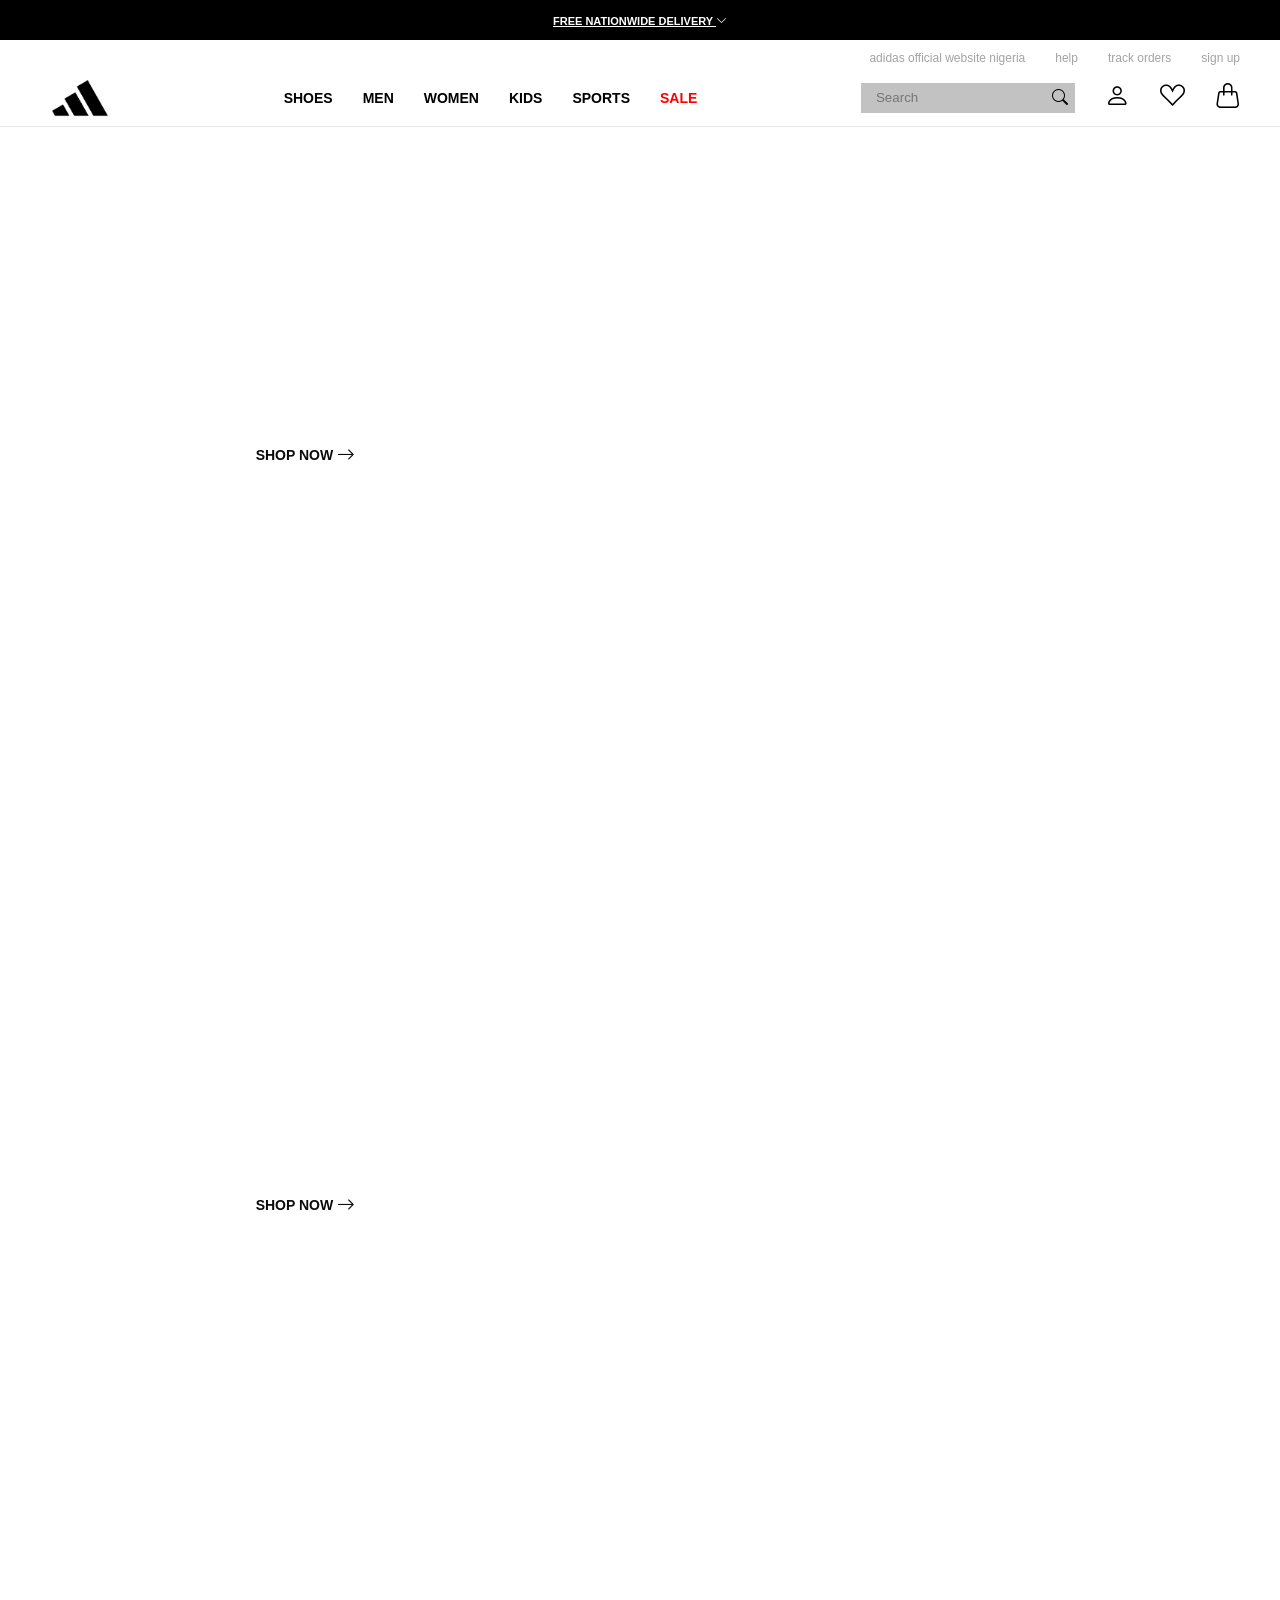
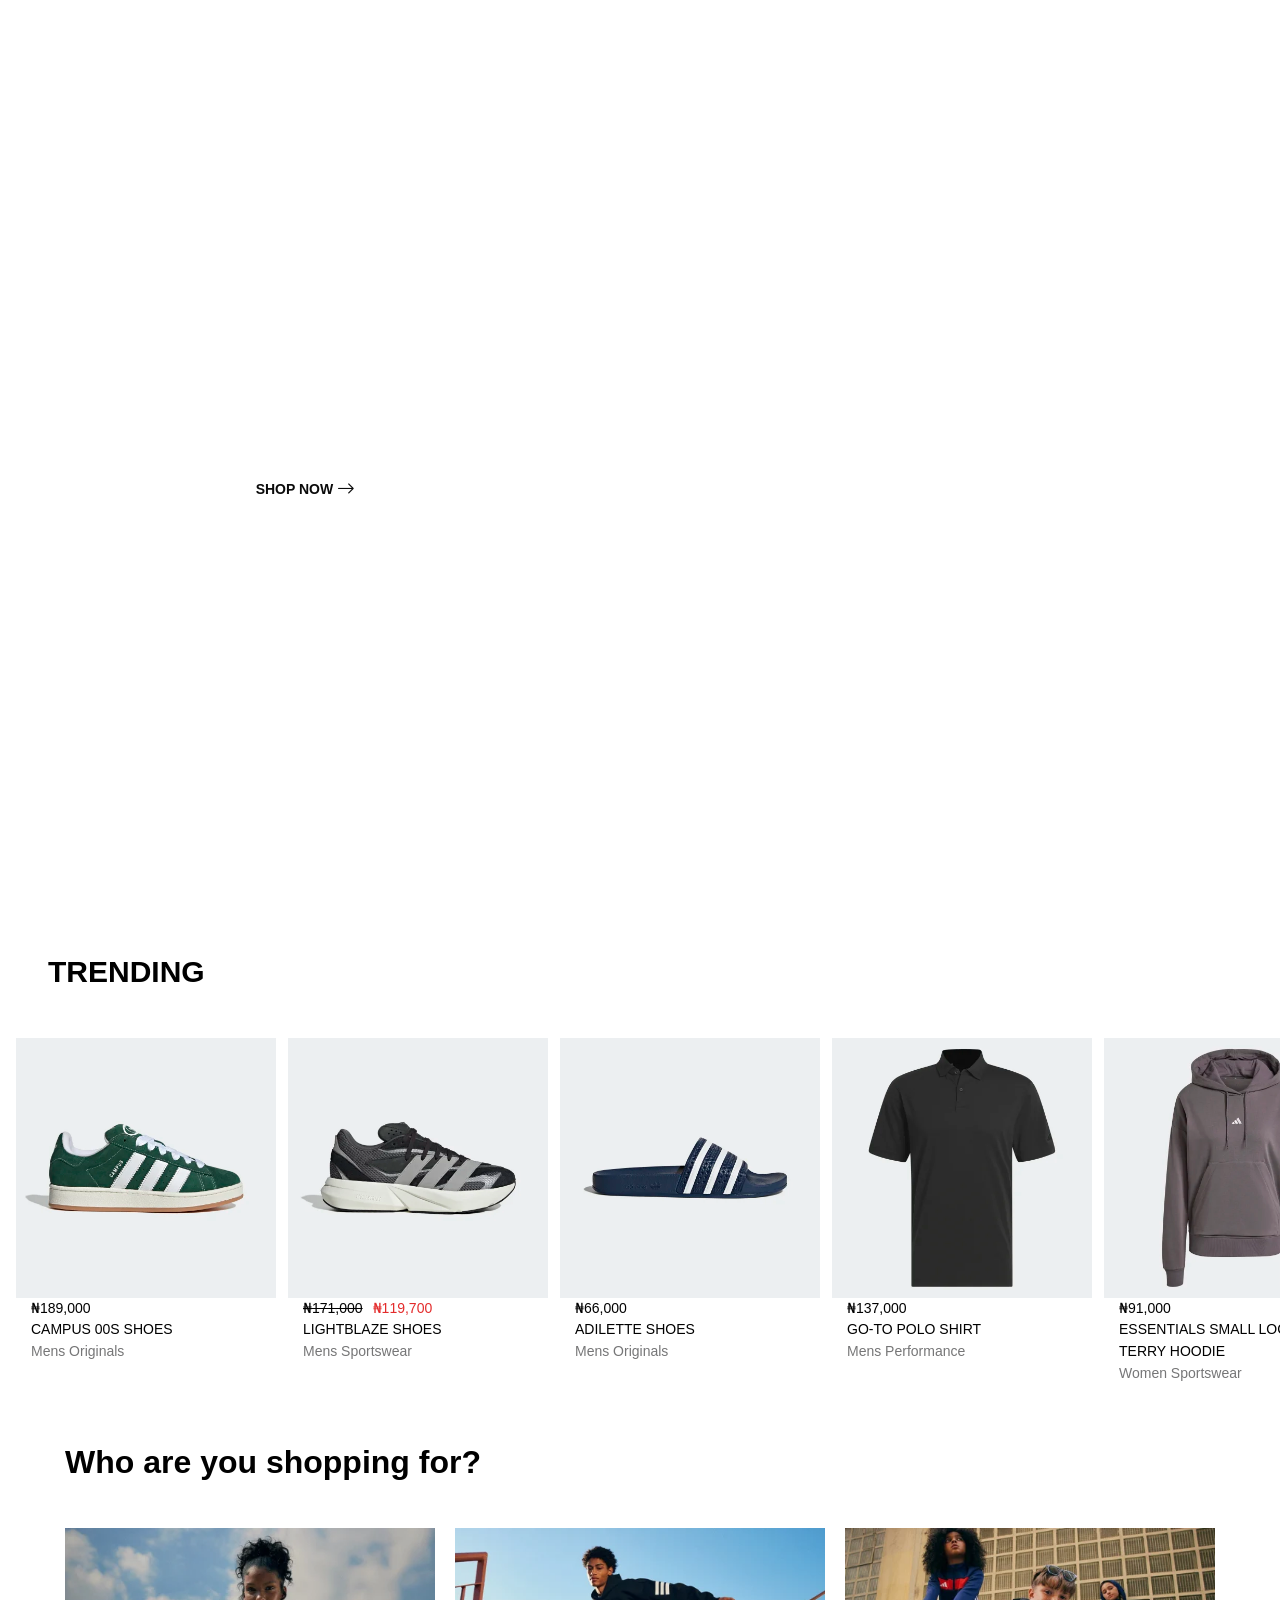
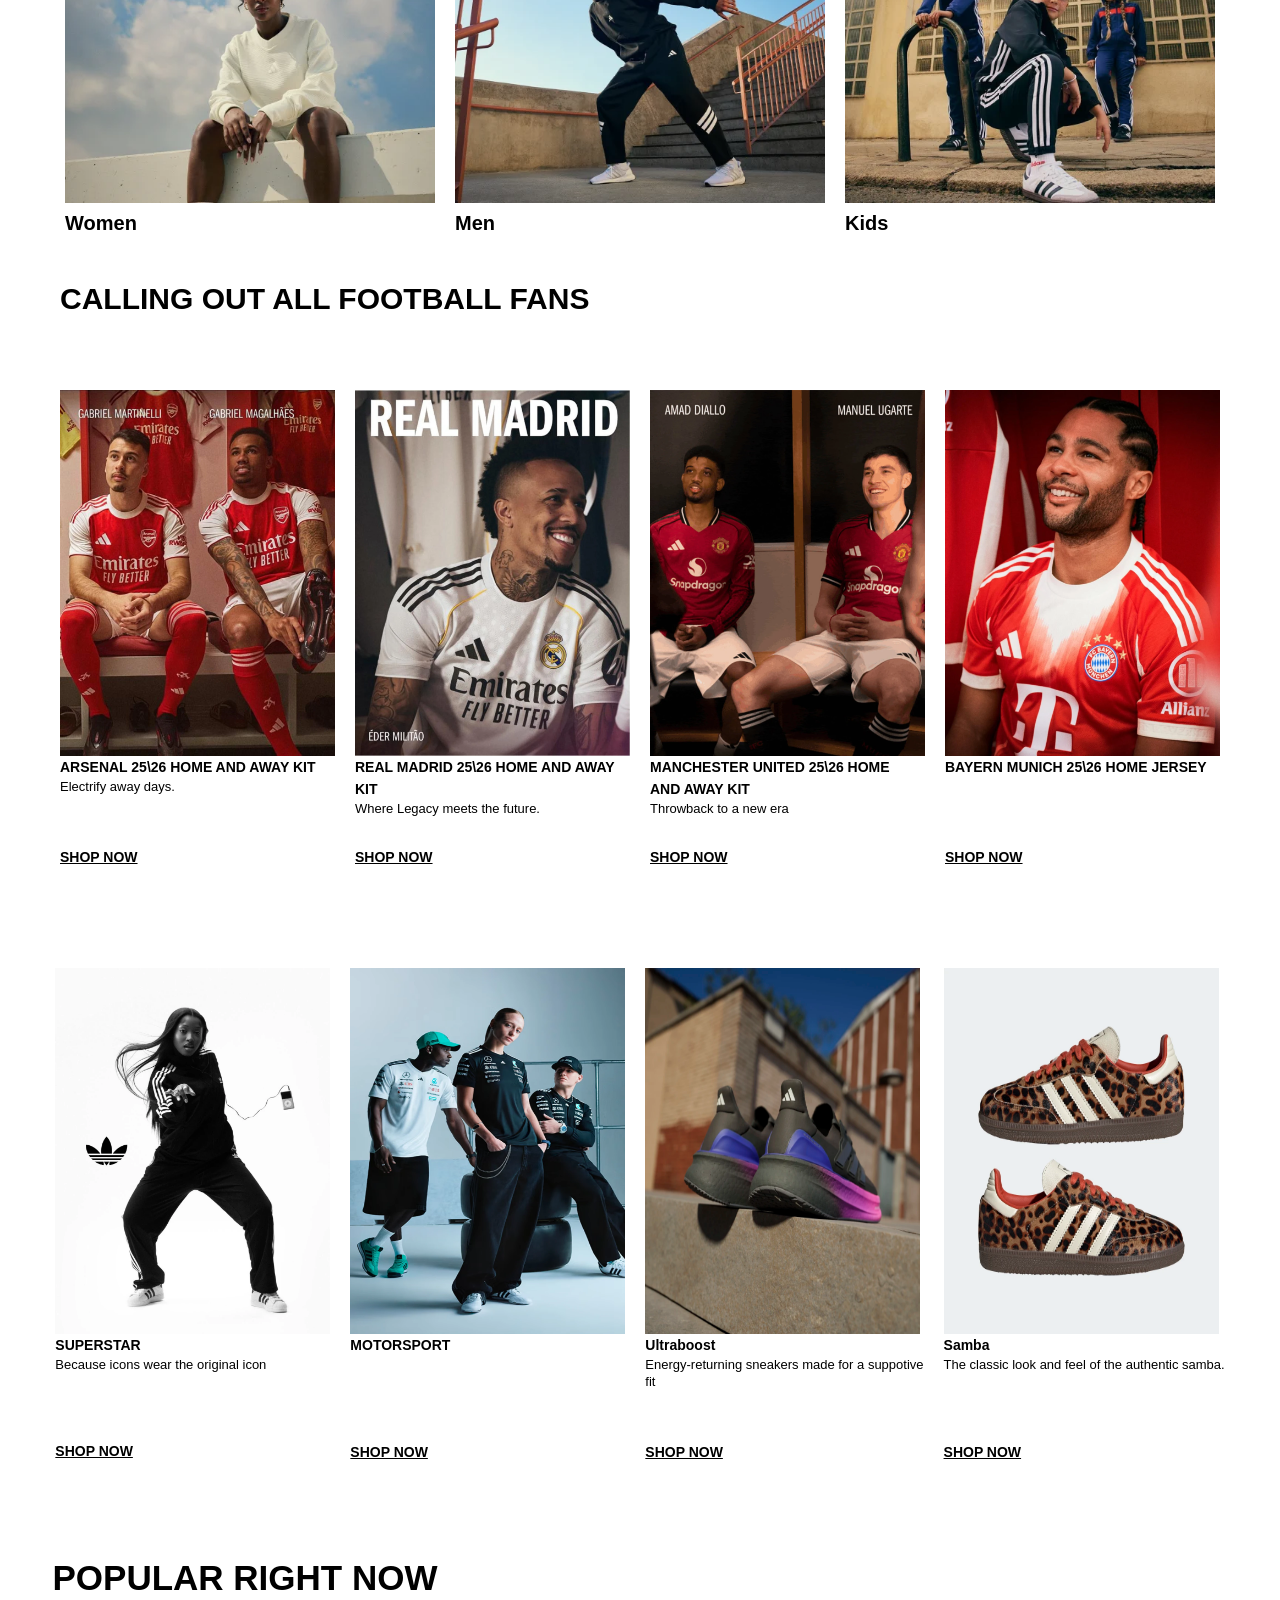
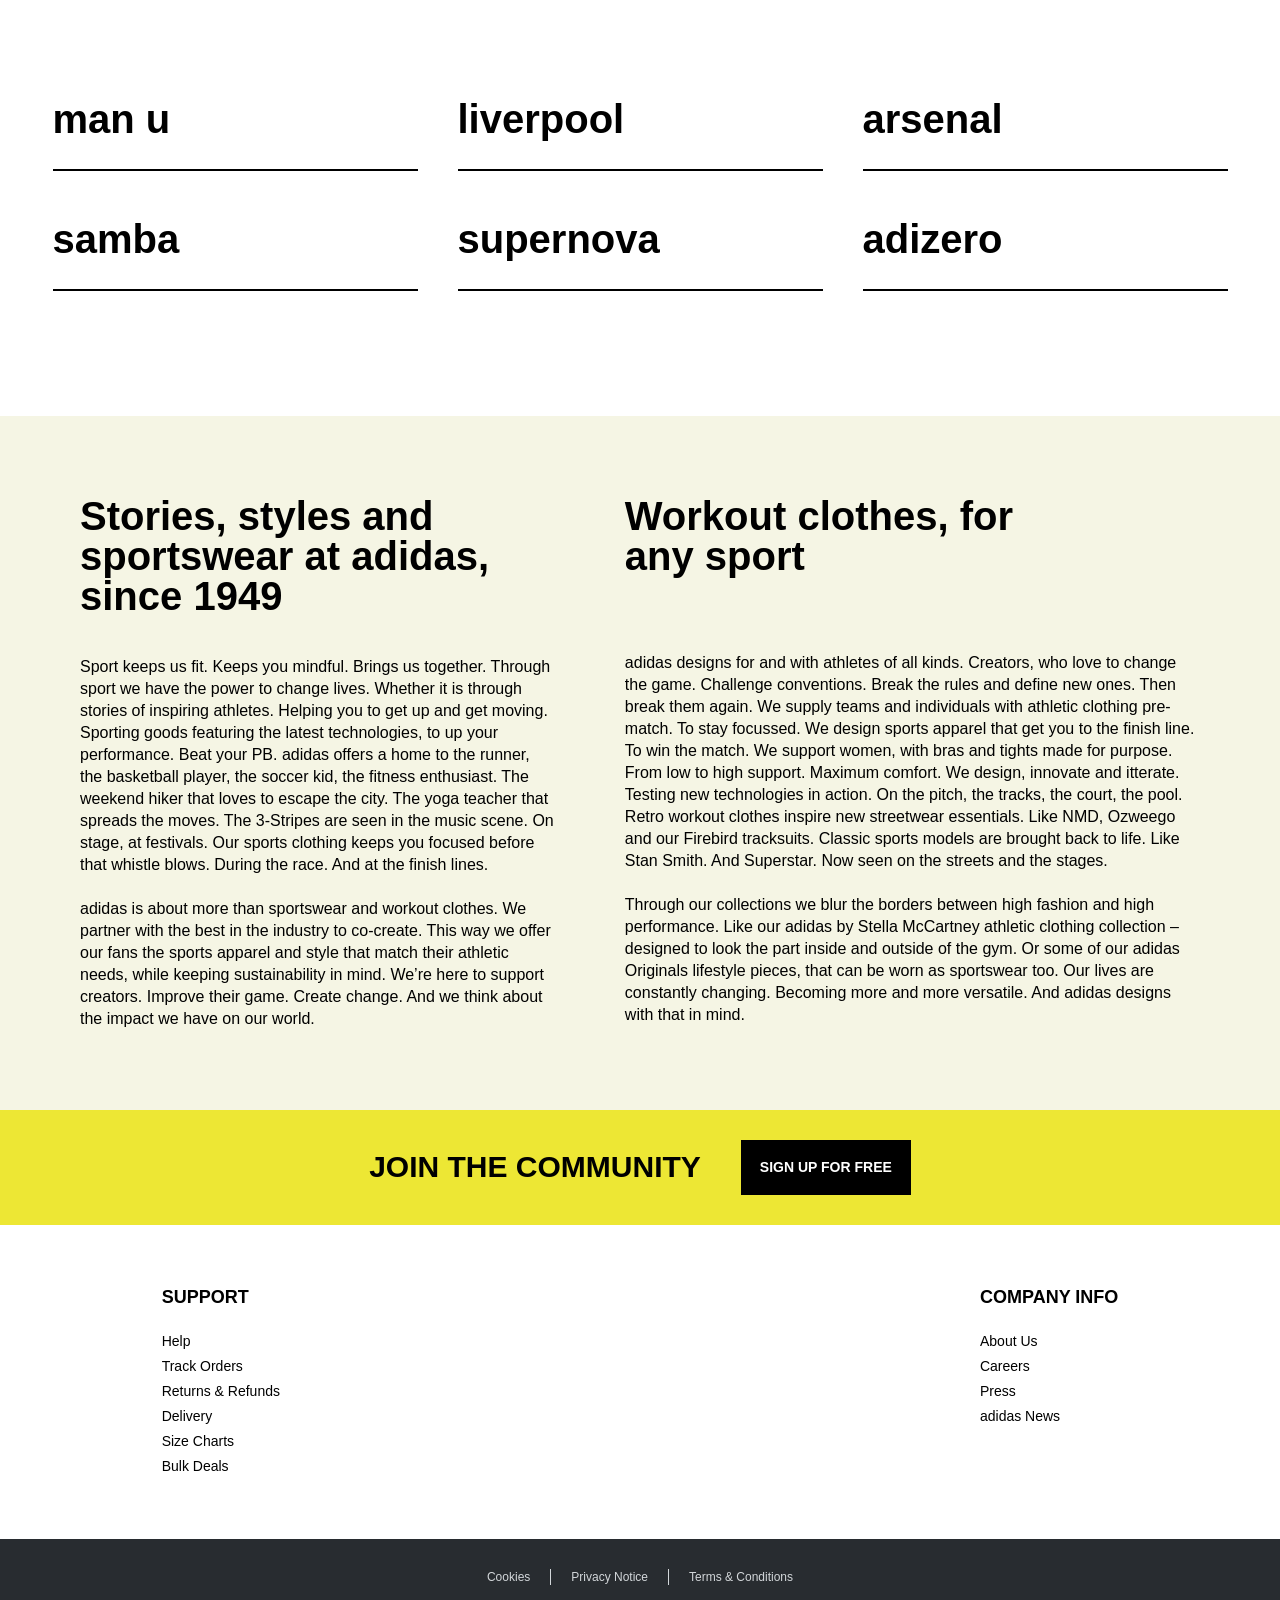
<file: index.html>
<!DOCTYPE html>
<html lang="en">

<head>
    <link rel="stylesheet" href="CSS/adidas.css">
    <meta charset="UTF-8">
    <meta name="viewport" content="width=device-width, initial-scale=1.0">
    <link rel="stylesheet" href="https://cdn.jsdelivr.net/npm/bootstrap-icons@1.13.1/font/bootstrap-icons.min.css">
    <link rel="icon" type="image/png" href="Multimedia/Images/Adidas logo.png">
    <title>adidas Clone Website</title>
</head>

<body>
    <div class="mainbar">
        <div class="free">
            <a href="delivery.html">
                <p>
                    FREE NATIONWIDE DELIVERY <i class="bi bi-chevron-down"></i>
                </p>
            </a>
        </div>
        <div class="toplink">
            <div class="lin">
                <a href="http://127.0.0.1:5501/index.html">adidas official website nigeria</a>
            </div>
            <div class="lin">
                <a href="http://127.0.0.1:5501/help.html#">help</a>
            </div>
            <div class="lin">
                <a href="http://127.0.0.1:5501/track.html">track orders</a>
            </div>
            <div class="lin">
                <a href="http://127.0.0.1:5501/sign.html">sign up</a>
            </div>
        </div>
        <div class="navbar">
            <div class="ican">
                <i class="bi bi-list"></i>
                <i class="bi bi-suit-heart"></i>
            </div>
            <div>
                <a href="index.html"><img class="logo" src="Multimedia/Images/Adidas logo.png" alt=""></a>
            </div>

            <nav>
                <ul>
                    <li class="dropdown">
                        <a class="egg" href="#">SHOES</a>
                        <div class="menured">
                            <div class="mega">
                                <div class="column">
                                    <h1>
                                        <a href="">SPORTS</a>
                                    </h1>
                                    <p><a href="">Football</a></p>
                                    <p><a href="">Running</a></p>
                                    <p><a href="">Golf</a></p>
                                    <p><a href="">Tennis</a></p>
                                    <p><a href="">Basketball</a></p>
                                    <p><a href="">Swimming</a></p>
                                    <p><a href="">Skateboard</a></p>
                                </div>
                                <div class="column">
                                    <h1>
                                        <a href="">BRAND</a>
                                    </h1>
                                    <p><a href="">Samba</a></p>
                                    <p><a href="">Gazelle</a></p>
                                    <p><a href="">Campus</a></p>
                                    <p><a href="">Spezial</a></p>
                                    <p><a href="">Ozweego</a></p>
                                    <p><a href="">Stan Smith</a></p>
                                    <p><a href="">Y-3</a></p>
                                    <p><a href="">Superstar</a></p>
                                </div>
                            </div>
                        </div>
                    </li>
                    <li class="dropdown">
                        <a class="egg" href="#">MEN</a>
                        <div class="menured">
                            <div class="mega">
                                <div class="column">
                                    <h1>
                                        <a href="">SHOES</a>
                                    </h1>
                                    <p><a href="">All Men's Shoes</a></p>
                                    <p><a href="">Lifestyle</a></p>
                                    <p><a href="">Running</a></p>
                                    <p><a href="">Slides & Sandals</a></p>
                                    <p><a href="">Gym & Training</a></p>
                                    <p><a href="">Football Boots</a></p>
                                </div>
                                <div class="column">
                                    <h1>
                                        <a href="">CLOTHING</a>
                                    </h1>
                                    <p><a href="">All Men's Clothing</a></p>
                                    <p><a href="">T-Shirts & Tops</a></p>
                                    <p><a href="">Shorts</a></p>
                                    <p><a href="">Jackets & Hoodies</a></p>
                                    <p><a href="">Joggers & Tracksuit Bottoms</a></p>
                                    <p><a href="">Swimwear</a></p>
                                    <p><a href="">Trousers</a></p>
                                    <p><a href="">Tracksuits</a></p>
                                    <p><a href="">Football Jerseys</a></p>
                                </div>
                                <div class="column">
                                    <h1>
                                        <a href="">ACCESSORIES</a>
                                    </h1>
                                    <p><a href="">All Men's Accessories</a></p>
                                    <p><a href="">Socks</a></p>
                                    <p><a href="">Headwear</a></p>
                                    <p><a href="">Bags</a></p>
                                    <p><a href="">Balls</a></p>
                                </div>
                                <div class="column">
                                    <h1>
                                        <a href="">Sports</a>
                                    </h1>
                                    <p><a href="">Football</a></p>
                                    <p><a href="">Running</a></p>
                                    <p><a href="">Golf</a></p>
                                    <p><a href="">Tennis</a></p>
                                    <p><a href="">Basketball</a></p>
                                    <p><a href="">Swimming</a></p>
                                    <p><a href="">Skateboard</a></p>
                                    <p><a href="">Arsenal</a></p>
                                    <p><a href="">Real Madrid</a></p>
                                    <p><a href="">Bayern Munich</a></p>
                                    <p><a href="">Manchester</a></p>
                                    <p><a href="">Juventus</a></p>
                                    <p><a href="">Liverpool</a></p>
                                </div>
                                <div class="column">
                                    <h1>
                                        <a href="">BRANDS</a>
                                    </h1>
                                    <p><a href="">Originals</a></p>
                                    <p><a href="">Sportswear</a></p>
                                    <p><a href="">Y-3</a></p>
                                    <p><a href="">Mercedes-AMG PETRONAS F1</a></p>
                                </div>
                            </div>
                        </div>
                    </li>
                    <li class="dropdown">
                        <a class="egg" href="#">WOMEN</a>
                        <div class="menured">
                            <div class="mega">
                                <div class="column">
                                    <h1>
                                        <a href="">SHOES</a>
                                    </h1>
                                    <p><a href="">All Women's Shoes</a></p>
                                    <p><a href="">Lifestyle</a></p>
                                    <p><a href="">Running</a></p>
                                    <p><a href="">Slides & Sandals</a></p>
                                    <p><a href="">Gym & Training</a></p>
                                    <p><a href="">Football Boots</a></p>
                                </div>
                                <div class="column">
                                    <h1>
                                        <a href="">CLOTHING</a>
                                    </h1>
                                    <p><a href="">All Women's Clothing</a></p>
                                    <p><a href="">T-Shirts & Tops</a></p>
                                    <p><a href="">Shorts Bras</a></p>
                                    <p><a href="">Tights & Leggings</a></p>
                                    <p><a href="">Joggers & Tracksuit Bottoms</a></p>
                                    <p><a href="">Tracksuits</a></p>
                                    <p><a href="">Hoodies</a></p>
                                    <p><a href="">Jackets</a></p>
                                    <p><a href="">Shorts</a></p>
                                    <p><a href="">Skirts & Dresses</a></p>
                                    <p><a href="">Swimwear</a></p>
                                    <p><a href="">Football Jerseys</a></p>
                                </div>
                                <div class="column">
                                    <h1>
                                        <a href="">ACCESSORIES</a>
                                    </h1>
                                    <p><a href="">All Men's Accessories</a></p>
                                    <p><a href="">Socks</a></p>
                                    <p><a href="">Bags</a></p>
                                    <p><a href="">Headwear</a></p>
                                    <p><a href="">Balls</a></p>
                                </div>
                                <div class="column">
                                    <h1>
                                        <a href="">SPORTS</a>
                                    </h1>
                                    <p><a href="">Running</a></p>
                                    <p><a href="">Tennis</a></p>
                                    <p><a href="">Golf</a></p>
                                    <p><a href="">Swimming</a></p>
                                    <p><a href="">Liverpool</a></p>
                                    <p><a href="">Arsenal</a></p>
                                    <p><a href="">Real Madrid</a></p>
                                    <p><a href="">Bayern Munich</a></p>
                                    <p><a href="">Juventus</a></p>
                                    <p><a href="">Manchester</a></p>
                                </div>
                                <div class="column">
                                    <h1>
                                        <a href="">BRANDS</a>
                                    </h1>
                                    <p><a href="">Originals</a></p>
                                    <p><a href="">Sportswear</a></p>
                                    <p><a href="">Y-3</a></p>
                                    <p><a href="">Mercedes-AMG PETRONAS F1</a></p>
                                </div>
                            </div>
                        </div>
                    </li>
                    <li class="dropdown">
                        <a class="egg" href="#">KIDS</a>
                        <div class="menured">
                            <div class="mega">
                                <div class="column">
                                    <h1>
                                        <a href="">SHOES</a>
                                    </h1>
                                    <p><a href="">All Kid's Shoes</a></p>
                                    <p><a href="">Boys Shoes</a></p>
                                    <p><a href="">Girls Shoes</a></p>
                                    <p><a href="">Football</a></p>
                                </div>
                                <div class="column">
                                    <h1>
                                        <a href="">BOYS CLOTHING</a>
                                    </h1>
                                    <p><a href="">All Boy's Clothing</a></p>
                                    <p><a href="">Tops</a></p>
                                    <p><a href="">Bottoms</a></p>
                                    <p><a href="">Football</a></p>
                                </div>
                                <div class="column">
                                    <h1>
                                        <a href="">GIRLS CLOTHING</a>
                                    </h1>
                                    <p><a href="">All Girl's Accessories</a></p>
                                    <p><a href="">Tops</a></p>
                                    <p><a href="">Bottoms</a></p>
                                    <p><a href="">Football</a></p>
                                </div>
                                <div class="column">
                                    <h1>
                                        <a href="">ACCESSORIES</a>
                                    </h1>
                                    <p><a href="">All Kid's Accessories</a></p>
                                    <p><a href="">Backpacks</a></p>
                                    <p><a href="">Socks</a></p>
                                </div>
                                <div class="column">
                                    <h1>
                                        <a href="">BACK TO SCHOOL</a>
                                    </h1>
                                    <p><a href="">All Back To School</a></p>
                                    <p><a href="">Shoes</a></p>
                                    <p><a href="">Accessories</a></p>
                                </div>
                            </div>
                        </div>
                    </li>
                    <li class="dropdown">
                        <a class="egg" href="#">SPORTS</a>
                        <div class="menured">
                            <div class="mega">
                                <div class="column">
                                    <h1>
                                        <a href="">FOOTBALL</a>
                                    </h1>
                                    <p><a href="">Boots</a></p>
                                    <p><a href="">All Clothing</a></p>
                                    <p><a href="">All Accessories</a></p>
                                    <p><a href="">Predator</a></p>
                                    <p><a href="">F50</a></p>
                                    <p><a href="">Copa</a></p>
                                    <p><a href="">Clubs</a></p>
                                    <p><a href="">Arsenal</a></p>
                                    <p><a href="">Bayern Munich</a></p>
                                    <p><a href="">Real Madrid</a></p>
                                    <p><a href="">Manchester United</a></p>
                                    <p><a href="">Liverpool</a></p>
                                    <p><a href="">Inter Miami</a></p>
                                </div>
                                <div class="column">
                                    <h1>
                                        <a href="">RUNNING</a>
                                    </h1>
                                    <p><a href="">Shoes</a></p>
                                    <p><a href="">Clothing</a></p>
                                    <p><a href="">Accessories</a></p>
                                </div>
                                <div class="column">
                                    <h1>
                                        <a href="">GYM & TRAINING</a>
                                    </h1>
                                    <p><a href="">Shoes</a></p>
                                    <p><a href="">Clothing</a></p>
                                    <p><a href="">Accessories</a></p>
                                    <p><a href="">Yoga & Studio</a></p>
                                </div>
                                <div class="column">
                                    <h1>
                                        <a href="">GOLF</a>
                                    </h1>
                                    <p><a href="">Shoes</a></p>
                                    <p><a href="">Clothing</a></p>
                                    <p><a href="">Accessories</a></p>
                                </div>
                                <div class="column">
                                    <h1>
                                        <a href="">OTHER SPORTS</a>
                                    </h1>
                                    <p><a href="">Tennis</a></p>
                                    <p><a href="">Swimming</a></p>
                                    <p><a href="">Basketball</a></p>
                                    <p><a href="">Skateboarding</a></p>
                                    <p><a href="">Yoga</a></p>
                                </div>
                            </div>
                        </div>
                    </li>
                    <li class="dropdown">
                        <a class="eggg" href="#">SALE</a>
                        <div class="menured">
                            <div class="mega">
                                <div class="column">
                                    <h1>
                                        <a href="">MEN</a>
                                    </h1>
                                    <p><a href="">All Men's Sale</a></p>
                                    <p><a href="">Shoes</a></p>
                                    <p><a href="">Clothing</a></p>
                                    <p><a href="">Accessories</a></p>
                                </div>
                                <div class="column">
                                    <h1>
                                        <a href="">WOMEN</a>
                                    </h1>
                                    <p><a href="">All Women's Sale</a></p>
                                    <p><a href="">Shoes</a></p>
                                    <p><a href="">Clothing</a></p>
                                    <p><a href="">Accessories</a></p>
                                </div>
                                <div class="column">
                                    <h1>
                                        <a href="">KIDS</a>
                                    </h1>
                                    <p><a href="">All Kid's Sale</a></p>
                                    <p><a href="">Shoes</a></p>
                                    <p><a href="">Clothing</a></p>
                                    <p><a href="">Accessories</a></p>
                                </div>
                                <div class="column">
                                    <h1>
                                        <a href="">SPORT</a>
                                    </h1>
                                    <p><a href="">Running</a></p>
                                    <p><a href="">Football</a></p>
                                    <p><a href="">Golf</a></p>
                                    <p><a href="">Tennis</a></p>
                                    <p><a href="">Swimming</a></p>
                                    <p><a href="">Skateboard</a></p>
                                </div>
                            </div>
                        </div>
                    </li>
                </ul>
            </nav>
            <div class="icon">
                <div class="search">
                    <input type="search" placeholder="Search">
                    <div class="icon0">
                        <i class="bi bi-search"></i>
                    </div>
                </div>

                <div class="icon1">
                    <i class="bi bi-person"></i>
                </div>
                <div class="icon2">
                    <i class="bi bi-suit-heart"></i>
                </div>
                <div class="icon3">
                    <i class="bi bi-handbag"></i>
                </div>
            </div>

        </div>
    </div>

    <div class="originals">
        <div class="shopdis">
            <h2>Discover Exclusive adidas Originals styles</h2>
            <button>SHOP NOW <i class="bi bi-arrow-right"></i></button>
        </div>
    </div>
    <div class="arsenal">
        <div class="shopdis">
            <h2>Support your team with adidas football jerseys</h2>
            <button>SHOP NOW <i class="bi bi-arrow-right"></i></button>
        </div>
    </div>
    <div class="lightblaze">
        <div class="shopdis">
            <h1>Lightblaze</h1>
            <h2>Get ready to get the most out of your day with a pair <br> of Lightblaze sneakers.</h2>
            <button>SHOP NOW <i class="bi bi-arrow-right"></i></button>
        </div>
    </div>
    <div class="trend">
        <h1>TRENDING</h1>
        <div class="bata">
            <div class="camp">
                <a href="">
                    <img src="Multimedia/Images/camp.webp" alt="" width="280px">
                    <div class="buttocks">
                        <p>₦189,000</p>
                        <h2>CAMPUS 00S SHOES</h2>
                        <h3>Mens Originals</h3>
                    </div>
                </a>
            </div>
            <div class="light">
                <a href="">
                    <img src="Multimedia/Images/light.webp" alt="" width="280px">
                    <div class="buttocksss">
                        <div class="but">
                            <p>₦171,000 </p><span>₦119,700</span>
                        </div>
                        <h2>LIGHTBLAZE SHOES</h2>
                        <h3>Mens Sportswear</h3>
                    </div>
                </a>
            </div>
            <div class="adil">
                <a href="">
                    <img src="Multimedia/Images/adil.webp" alt="" width="280px">
                    <div class="buttocks">
                        <p>₦66,000</p>
                        <h2>ADILETTE SHOES</h2>
                        <h3>Mens Originals</h3>
                    </div>
                </a>
            </div>
            <div class="polo">
                <a href="">
                    <img src="Multimedia/Images/polo.webp" alt="" width="280px">
                    <div class="buttocks">
                        <p>₦137,000</p>
                        <h2>GO-TO POLO SHIRT</h2>
                        <h3>Mens Performance</h3>
                    </div>
                </a>
            </div>
            <div class="essen">
                <a href="">
                    <img src="Multimedia/Images/essen.webp" alt="" width="280px">
                    <div class="buttocks">
                        <p>₦91,000</p>
                        <h2>ESSENTIALS SMALL LOGO FRENCH <br> TERRY HOODIE</h2>
                        <h3>Women Sportswear</h3>
                    </div>
                </a>
            </div>
        </div>
    </div>
    <div class="who">
        <h1>Who are you shopping for?</h1>
        <div class="people">
            <div>
                <a href="">
                    <img src="Multimedia/Images/women.webp" alt="" width="370px">
                </a>
                <p>Women</p>
            </div>
            <div>
                <a href="">
                    <img src="Multimedia/Images/men.webp" alt="" width="370px">
                </a>
                <p>Men</p>
            </div>
            <div>
                <a href="">
                    <img src="Multimedia/Images/kids.webp" alt="" width="370px">
                </a>
                <p>Kids</p>
            </div>
        </div>
    </div>

    <div class="call">
        <h1>CALLING OUT ALL FOOTBALL FANS</h1>
        <div class="footballers">
            <div class="ballers">
                <div class="gabe">
                    <a href="">
                        <img src="Multimedia/Images/gabe.webp" alt="" width="275px">
                        <h4>ARSENAL 25\26 HOME AND AWAY KIT</h4>
                        <p>Electrify away days.</p>
                        <h5>SHOP NOW</h5>
                    </a>
                </div>
                <div class="eder">
                    <a href="">
                        <img src="Multimedia/Images/eder.webp" alt="" width="275px">
                        <h4>REAL MADRID 25\26 HOME AND AWAY <br> KIT</h4>
                        <p>Where Legacy meets the future.</p>
                        <h5>SHOP NOW</h5>
                    </a>
                </div>
                <div class="amad">
                    <a href="">
                        <img src="Multimedia/Images/amad.webp" alt="" width="275px">
                        <h4>MANCHESTER UNITED 25\26 HOME <br> AND AWAY KIT</h4>
                        <p>Throwback to a new era</p>
                        <h5>SHOP NOW</h5>
                    </a>
                </div>
                <div class="gnabry">
                    <a href="">
                        <img src="Multimedia/Images/gnabry.webp" alt="" width="275px">
                        <h4>BAYERN MUNICH 25\26 HOME JERSEY</h4>
                        <h5>SHOP NOW</h5>
                    </a>
                </div>
                <div class="miami">
                    <a href="">
                        <img src="Multimedia/Images/miami.webp" alt="" width="275px">
                        <h4>INTER MIAMI CF 25/26 THIRD MESSI <br> JERSEY</h4>
                        <h5>SHOP NOW</h5>
                    </a>
                </div>
            </div>
        </div>
    </div>
    <div>
        <div class="superstars">
            <div class="super">
                <a href="">
                    <img src="Multimedia/Images/super.webp" alt="" width="275px">
                    <h4>SUPERSTAR</h4>
                    <p>Because icons wear the original icon</p>
                    <h5>SHOP NOW</h5>
                </a>
            </div>
            <div class="motor">
                <a href="">
                    <img src="Multimedia/Images/motor.webp" alt="" width="275px" height="366px">
                    <h4>MOTORSPORT</h4>
                    <h5>SHOP NOW</h5>
                </a>
            </div>
            <div class="ultra">
                <a href="">
                    <img src="Multimedia/Images/ultra.webp" alt="" width="275px" height="366px">
                    <h4>Ultraboost</h4>
                    <p>Energy-returning sneakers made for a suppotive <br> fit</p>
                    <h5>SHOP NOW</h5>
                </a>
            </div>
            <div class="samba">
                <a href="">
                    <img src="Multimedia/Images/samba.webp" alt="" width="275px" height="366px">
                    <h4>Samba</h4>
                    <p>The classic look and feel of the authentic samba.</p>
                    <h5>SHOP NOW</h5>
                </a>
            </div>

        </div>
    </div>
    <div class="pop">
        <h1>POPULAR RIGHT NOW</h1>
        <div class="fynshii">
            <div class="man">
                <div>
                    <h2>man u</h2>
                </div><br>
                <div>
                    <h2>samba</h2>
                </div>
            </div>
            <div class="liv">
                <div>
                    <h2>liverpool</h2>
                </div><br>
                <div>
                    <h2>supernova</h2>
                </div>
            </div>
            <div class="ars">
                <div>
                    <h2>arsenal</h2>
                </div><br>
                <div>
                    <h2>adizero</h2>
                </div>
            </div>
        </div>
    </div>
    <div class="back">
        <div class="story">
            <div>
                <h1>Stories, styles and sportswear at adidas, <br> since 1949</h1>
                <div>
                    <p>Sport keeps us fit. Keeps you mindful. Brings us together. Through sport we have the power to
                        change lives. Whether it is through stories of inspiring athletes. Helping you to get up and get
                        moving. Sporting goods featuring the latest technologies, to up your performance. Beat your PB.
                        adidas offers a home to the runner, the basketball player, the soccer kid, the fitness
                        enthusiast. The weekend hiker that loves to escape the city. The yoga teacher that spreads the
                        moves. The 3-Stripes are seen in the music scene. On stage, at festivals. Our sports clothing
                        keeps you focused before that whistle blows. During the race. And at the finish lines. <br><br>
                        adidas is about more than sportswear and workout clothes. We partner with the best in the
                        industry to co-create. This way we offer our fans the sports apparel and style that match their
                        athletic needs, while keeping sustainability in mind. We’re here to support creators. Improve
                        their game. Create change. And we think about the impact we have on our world.</p>
                </div>
            </div>
            <div>
                <h1>Workout clothes, for <br> any sport</h1><br><br>
                <div>
                    <p>adidas designs for and with athletes of all kinds. Creators, who love to change the game.
                        Challenge conventions. Break the rules and define new ones. Then break them again. We supply
                        teams and individuals with athletic clothing pre-match. To stay focussed. We design sports
                        apparel that get you to the finish line. To win the match. We support women, with bras and
                        tights made for purpose. From low to high support. Maximum comfort. We design, innovate and
                        itterate. Testing new technologies in action. On the pitch, the tracks, the court, the pool.
                        Retro workout clothes inspire new streetwear essentials. Like NMD, Ozweego and our Firebird
                        tracksuits. Classic sports models are brought back to life. Like Stan Smith. And Superstar. Now
                        seen on the streets and the stages. <br><br>
                        Through our collections we blur the borders between high fashion and high performance. Like our
                        adidas by Stella McCartney athletic clothing collection – designed to look the part inside and
                        outside of the gym. Or some of our adidas Originals lifestyle pieces, that can be worn as
                        sportswear too. Our lives are constantly changing. Becoming more and more versatile. And adidas
                        designs with that in mind.</p>
                </div>
            </div>
        </div>
    </div>
    <div class="yellow">
        <div class="howww">
            <h1>JOIN THE COMMUNITY </h1>
            <button>SIGN UP FOR FREE</button>
        </div>
    </div>
    <div class="footish">
        <div class="sup">
            <h1>SUPPORT</h1>
            <div class="help">
                <p><a href="">Help</a></p>
                <p><a href="">Track Orders</a></p>
                <p><a href="">Returns & Refunds</a></p>
                <p><a href="">Delivery</a></p>
                <p><a href="">Size Charts</a></p>
                <p><a href="">Bulk Deals</a></p>
            </div>
        </div>
        <div class="com">
            <h1>COMPANY INFO</h1>
            <div class="help">
                <p><a href="">About Us</a></p>
                <p><a href="">Careers</a></p>
                <p><a href="">Press</a></p>
                <p><a href="">adidas News</a></p>
            </div>
        </div>
    </div>
    <div class="footer">
        <div class="cook">
            <a class="kies" href="">Cookies</a>
            <a class="priv" href="">Privacy Notice</a>
            <a class="term" href="">Terms & Conditions</a>
        </div>
    </div>
    <script src="JS/menu-toggle.js"></script>
</body>

</html>
</file>
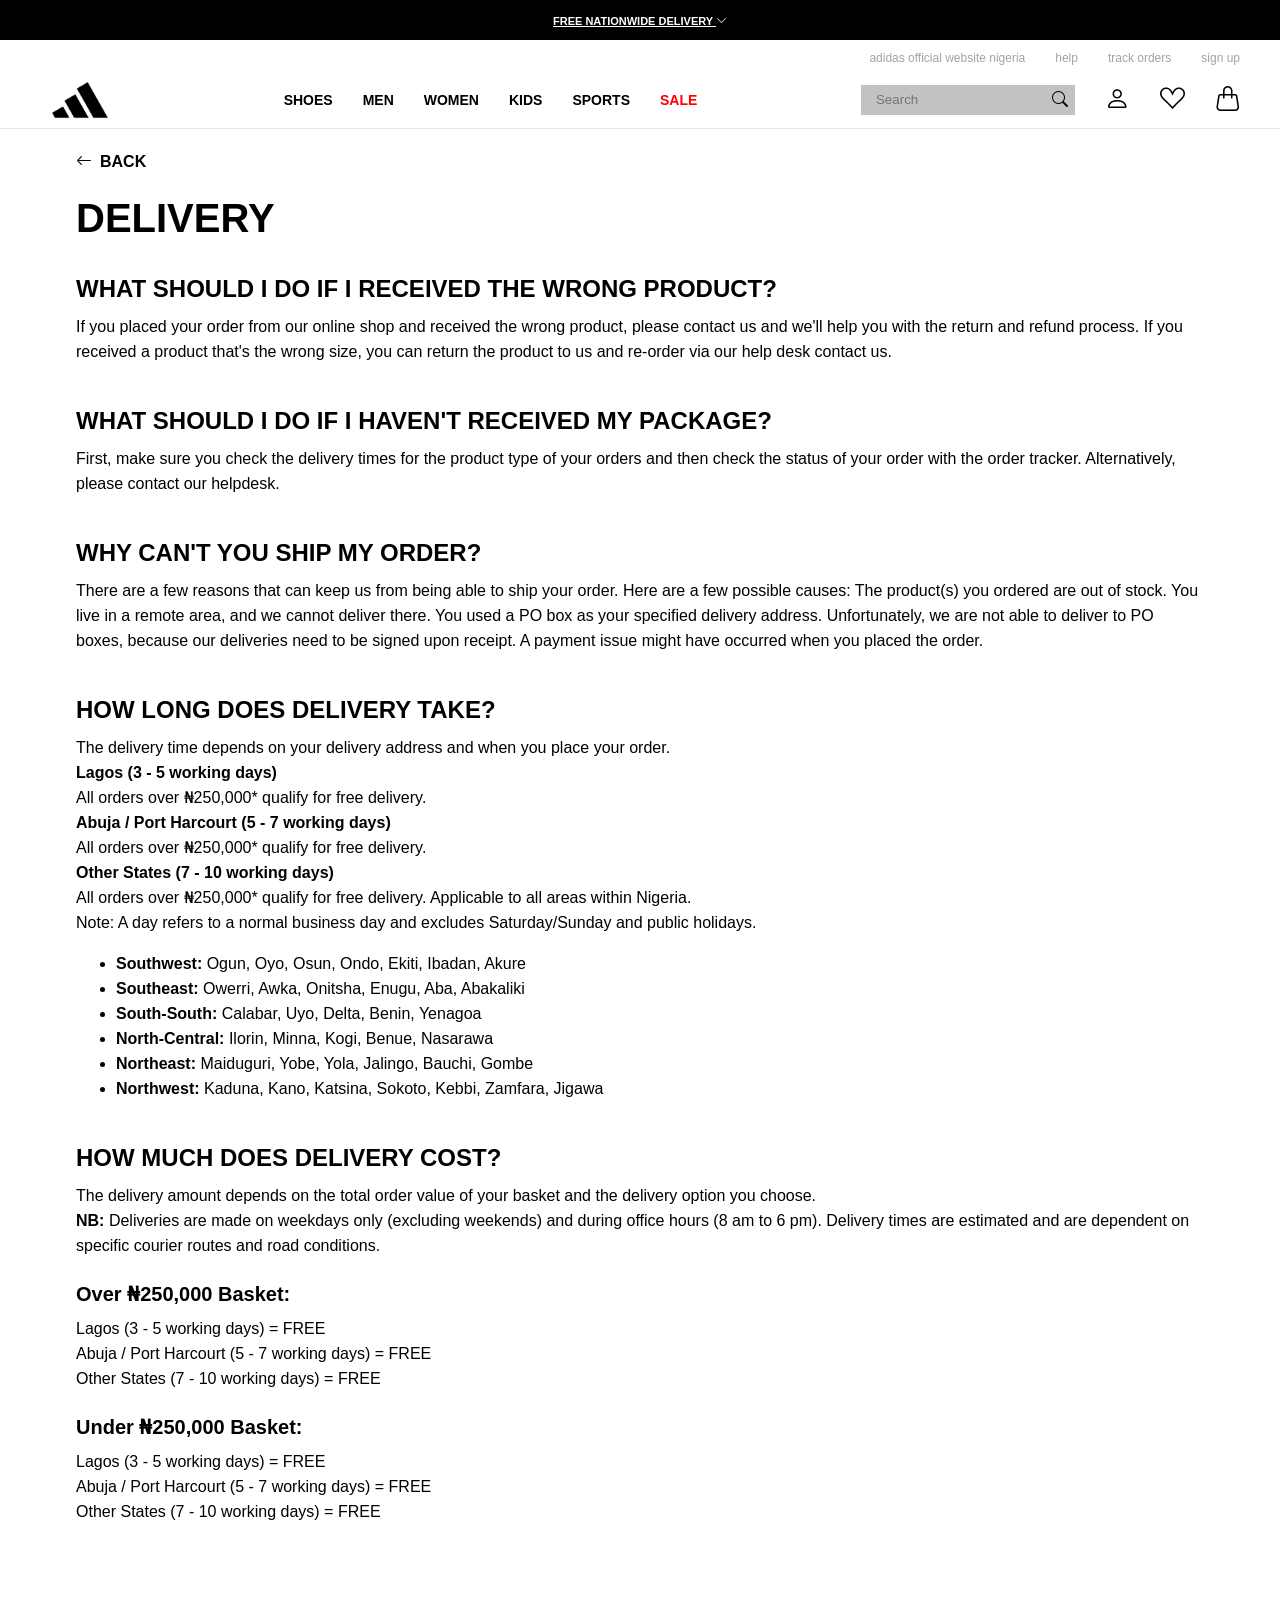
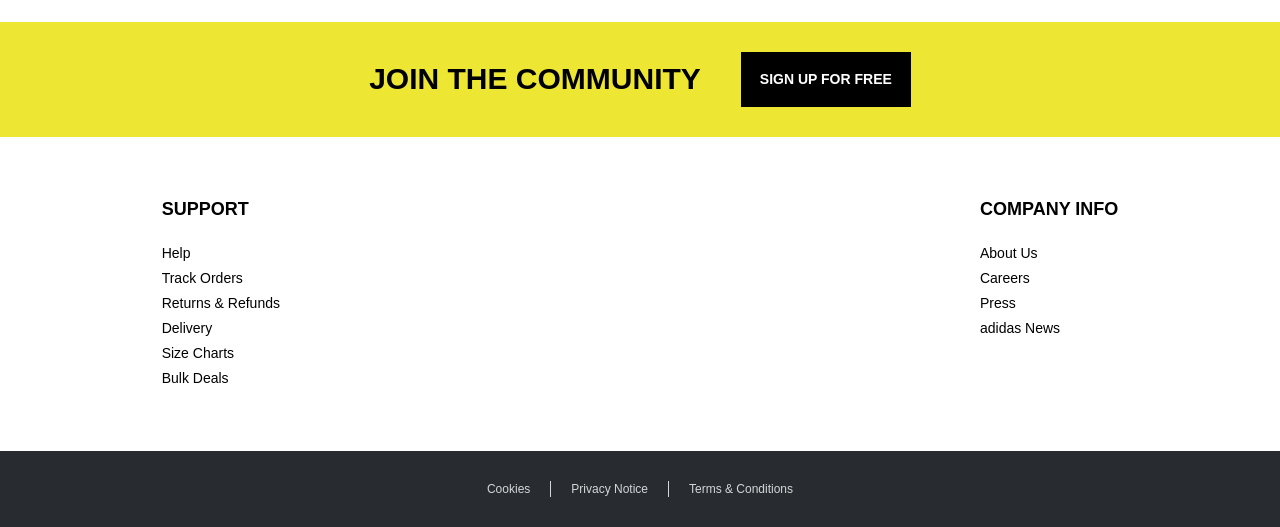
<file: delivery.html>
<!DOCTYPE html>
<html lang="en">

<head>
    <meta charset="UTF-8">
    <meta name="viewport" content="width=device-width, initial-scale=1.0">
    <link rel="stylesheet" href="CSS/delivery.css">
    <link rel="stylesheet" href="https://cdn.jsdelivr.net/npm/bootstrap-icons@1.13.1/font/bootstrap-icons.min.css">
    <link rel="icon" type="image/png" href="Multimedia/Images/Adidas logo.png">
    <title>Delivery | adidas Clone Website</title>
</head>

<body>
    <div class="free">
        <a href="delivery.html">
            <p>
                FREE NATIONWIDE DELIVERY <i class="bi bi-chevron-down"></i>
            </p>
        </a>
    </div>
    <div class="mainbar">
        <div class="toplink">
            <div class="lin">
                <a href="http://127.0.0.1:5501/index.html">adidas official website nigeria</a>
            </div>
            <div class="lin">
                <a href="http://127.0.0.1:5501/help.html#">help</a>
            </div>
            <div class="lin">
                <a href="http://127.0.0.1:5501/track.html">track orders</a>
            </div>
            <div class="lin">
                <a href="http://127.0.0.1:5501/sign.html">sign up</a>
            </div>
        </div>
      
    
        <div class="navbar">
            <div class="ican">
                <i class="bi bi-list"></i>
                <i class="bi bi-suit-heart"></i>
            </div>
            <div>
                <a href="index.html"><img class="logo" src="Multimedia/Images/Adidas logo.png" alt=""></a>
            </div>

            <nav>
                <ul>
                    <li class="dropdown">
                        <a class="egg" href="#">SHOES</a>
                        <div class="menured">
                            <div class="mega">
                                <div class="column">
                                    <h1>
                                        <a href="">SPORTS</a>
                                    </h1>
                                    <p><a href="">Football</a></p>
                                    <p><a href="">Running</a></p>
                                    <p><a href="">Golf</a></p>
                                    <p><a href="">Tennis</a></p>
                                    <p><a href="">Basketball</a></p>
                                    <p><a href="">Swimming</a></p>
                                    <p><a href="">Skateboard</a></p>
                                </div>
                                <div class="column">
                                    <h1>
                                        <a href="">BRAND</a>
                                    </h1>
                                    <p><a href="">Samba</a></p>
                                    <p><a href="">Gazelle</a></p>
                                    <p><a href="">Campus</a></p>
                                    <p><a href="">Spezial</a></p>
                                    <p><a href="">Ozweego</a></p>
                                    <p><a href="">Stan Smith</a></p>
                                    <p><a href="">Y-3</a></p>
                                    <p><a href="">Superstar</a></p>
                                </div>
                            </div>
                        </div>
                    </li>
                    <li class="dropdown">
                        <a class="egg" href="#">MEN</a>
                        <div class="menured">
                            <div class="mega">
                                <div class="column">
                                    <h1>
                                        <a href="">SHOES</a>
                                    </h1>
                                    <p><a href="">All Men's Shoes</a></p>
                                    <p><a href="">Lifestyle</a></p>
                                    <p><a href="">Running</a></p>
                                    <p><a href="">Slides & Sandals</a></p>
                                    <p><a href="">Gym & Training</a></p>
                                    <p><a href="">Football Boots</a></p>
                                </div>
                                <div class="column">
                                    <h1>
                                        <a href="">CLOTHING</a>
                                    </h1>
                                    <p><a href="">All Men's Clothing</a></p>
                                    <p><a href="">T-Shirts & Tops</a></p>
                                    <p><a href="">Shorts</a></p>
                                    <p><a href="">Jackets & Hoodies</a></p>
                                    <p><a href="">Joggers & Tracksuit Bottoms</a></p>
                                    <p><a href="">Swimwear</a></p>
                                    <p><a href="">Trousers</a></p>
                                    <p><a href="">Tracksuits</a></p>
                                    <p><a href="">Football Jerseys</a></p>
                                </div>
                                <div class="column">
                                    <h1>
                                        <a href="">ACCESSORIES</a>
                                    </h1>
                                    <p><a href="">All Men's Accessories</a></p>
                                    <p><a href="">Socks</a></p>
                                    <p><a href="">Headwear</a></p>
                                    <p><a href="">Bags</a></p>
                                    <p><a href="">Balls</a></p>
                                </div>
                                <div class="column">
                                    <h1>
                                        <a href="">Sports</a>
                                    </h1>
                                    <p><a href="">Football</a></p>
                                    <p><a href="">Running</a></p>
                                    <p><a href="">Golf</a></p>
                                    <p><a href="">Tennis</a></p>
                                    <p><a href="">Basketball</a></p>
                                    <p><a href="">Swimming</a></p>
                                    <p><a href="">Skateboard</a></p>
                                    <p><a href="">Arsenal</a></p>
                                    <p><a href="">Real Madrid</a></p>
                                    <p><a href="">Bayern Munich</a></p>
                                    <p><a href="">Manchester</a></p>
                                    <p><a href="">Juventus</a></p>
                                    <p><a href="">Liverpool</a></p>
                                </div>
                                <div class="column">
                                    <h1>
                                        <a href="">BRANDS</a>
                                    </h1>
                                    <p><a href="">Originals</a></p>
                                    <p><a href="">Sportswear</a></p>
                                    <p><a href="">Y-3</a></p>
                                    <p><a href="">Mercedes-AMG PETRONAS F1</a></p>
                                </div>
                            </div>
                        </div>
                    </li>
                    <li class="dropdown">
                        <a class="egg" href="#">WOMEN</a>
                        <div class="menured">
                            <div class="mega">
                                <div class="column">
                                    <h1>
                                        <a href="">SHOES</a>
                                    </h1>
                                    <p><a href="">All Women's Shoes</a></p>
                                    <p><a href="">Lifestyle</a></p>
                                    <p><a href="">Running</a></p>
                                    <p><a href="">Slides & Sandals</a></p>
                                    <p><a href="">Gym & Training</a></p>
                                    <p><a href="">Football Boots</a></p>
                                </div>
                                <div class="column">
                                    <h1>
                                        <a href="">CLOTHING</a>
                                    </h1>
                                    <p><a href="">All Women's Clothing</a></p>
                                    <p><a href="">T-Shirts & Tops</a></p>
                                    <p><a href="">Shorts Bras</a></p>
                                    <p><a href="">Tights & Leggings</a></p>
                                    <p><a href="">Joggers & Tracksuit Bottoms</a></p>
                                    <p><a href="">Tracksuits</a></p>
                                    <p><a href="">Hoodies</a></p>
                                    <p><a href="">Jackets</a></p>
                                    <p><a href="">Shorts</a></p>
                                    <p><a href="">Skirts & Dresses</a></p>
                                    <p><a href="">Swimwear</a></p>
                                    <p><a href="">Football Jerseys</a></p>
                                </div>
                                <div class="column">
                                    <h1>
                                        <a href="">ACCESSORIES</a>
                                    </h1>
                                    <p><a href="">All Men's Accessories</a></p>
                                    <p><a href="">Socks</a></p>
                                    <p><a href="">Bags</a></p>
                                    <p><a href="">Headwear</a></p>
                                    <p><a href="">Balls</a></p>
                                </div>
                                <div class="column">
                                    <h1>
                                        <a href="">SPORTS</a>
                                    </h1>
                                    <p><a href="">Running</a></p>
                                    <p><a href="">Tennis</a></p>
                                    <p><a href="">Golf</a></p>
                                    <p><a href="">Swimming</a></p>
                                    <p><a href="">Liverpool</a></p>
                                    <p><a href="">Arsenal</a></p>
                                    <p><a href="">Real Madrid</a></p>
                                    <p><a href="">Bayern Munich</a></p>
                                    <p><a href="">Juventus</a></p>
                                    <p><a href="">Manchester</a></p>
                                </div>
                                <div class="column">
                                    <h1>
                                        <a href="">BRANDS</a>
                                    </h1>
                                    <p><a href="">Originals</a></p>
                                    <p><a href="">Sportswear</a></p>
                                    <p><a href="">Y-3</a></p>
                                    <p><a href="">Mercedes-AMG PETRONAS F1</a></p>
                                </div>
                            </div>
                        </div>
                    </li>
                    <li class="dropdown">
                        <a class="egg" href="#">KIDS</a>
                        <div class="menured">
                            <div class="mega">
                                <div class="column">
                                    <h1>
                                        <a href="">SHOES</a>
                                    </h1>
                                    <p><a href="">All Kid's Shoes</a></p>
                                    <p><a href="">Boys Shoes</a></p>
                                    <p><a href="">Girls Shoes</a></p>
                                    <p><a href="">Football</a></p>
                                </div>
                                <div class="column">
                                    <h1>
                                        <a href="">BOYS CLOTHING</a>
                                    </h1>
                                    <p><a href="">All Boy's Clothing</a></p>
                                    <p><a href="">Tops</a></p>
                                    <p><a href="">Bottoms</a></p>
                                    <p><a href="">Football</a></p>
                                </div>
                                <div class="column">
                                    <h1>
                                        <a href="">GIRLS CLOTHING</a>
                                    </h1>
                                    <p><a href="">All Girl's Accessories</a></p>
                                    <p><a href="">Tops</a></p>
                                    <p><a href="">Bottoms</a></p>
                                    <p><a href="">Football</a></p>
                                </div>
                                <div class="column">
                                    <h1>
                                        <a href="">ACCESSORIES</a>
                                    </h1>
                                    <p><a href="">All Kid's Accessories</a></p>
                                    <p><a href="">Backpacks</a></p>
                                    <p><a href="">Socks</a></p>
                                </div>
                                <div class="column">
                                    <h1>
                                        <a href="">BACK TO SCHOOL</a>
                                    </h1>
                                    <p><a href="">All Back To School</a></p>
                                    <p><a href="">Shoes</a></p>
                                    <p><a href="">Accessories</a></p>
                                </div>
                            </div>
                        </div>
                    </li>
                    <li class="dropdown">
                        <a class="egg" href="#">SPORTS</a>
                        <div class="menured">
                            <div class="mega">
                                <div class="column">
                                    <h1>
                                        <a href="">FOOTBALL</a>
                                    </h1>
                                    <p><a href="">Boots</a></p>
                                    <p><a href="">All Clothing</a></p>
                                    <p><a href="">All Accessories</a></p>
                                    <p><a href="">Predator</a></p>
                                    <p><a href="">F50</a></p>
                                    <p><a href="">Copa</a></p>
                                    <p><a href="">Clubs</a></p>
                                    <p><a href="">Arsenal</a></p>
                                    <p><a href="">Bayern Munich</a></p>
                                    <p><a href="">Real Madrid</a></p>
                                    <p><a href="">Manchester United</a></p>
                                    <p><a href="">Liverpool</a></p>
                                    <p><a href="">Inter Miami</a></p>
                                </div>
                                <div class="column">
                                    <h1>
                                        <a href="">RUNNING</a>
                                    </h1>
                                    <p><a href="">Shoes</a></p>
                                    <p><a href="">Clothing</a></p>
                                    <p><a href="">Accessories</a></p>
                                </div>
                                <div class="column">
                                    <h1>
                                        <a href="">GYM & TRAINING</a>
                                    </h1>
                                    <p><a href="">Shoes</a></p>
                                    <p><a href="">Clothing</a></p>
                                    <p><a href="">Accessories</a></p>
                                    <p><a href="">Yoga & Studio</a></p>
                                </div>
                                <div class="column">
                                    <h1>
                                        <a href="">GOLF</a>
                                    </h1>
                                    <p><a href="">Shoes</a></p>
                                    <p><a href="">Clothing</a></p>
                                    <p><a href="">Accessories</a></p>
                                </div>
                                <div class="column">
                                    <h1>
                                        <a href="">OTHER SPORTS</a>
                                    </h1>
                                    <p><a href="">Tennis</a></p>
                                    <p><a href="">Swimming</a></p>
                                    <p><a href="">Basketball</a></p>
                                    <p><a href="">Skateboarding</a></p>
                                    <p><a href="">Yoga</a></p>
                                </div>
                            </div>
                        </div>
                    </li>
                    <li class="dropdown">
                        <a class="eggg" href="#">SALE</a>
                        <div class="menured">
                            <div class="mega">
                                <div class="column">
                                    <h1>
                                        <a href="">MEN</a>
                                    </h1>
                                    <p><a href="">All Men's Sale</a></p>
                                    <p><a href="">Shoes</a></p>
                                    <p><a href="">Clothing</a></p>
                                    <p><a href="">Accessories</a></p>
                                </div>
                                <div class="column">
                                    <h1>
                                        <a href="">WOMEN</a>
                                    </h1>
                                    <p><a href="">All Women's Sale</a></p>
                                    <p><a href="">Shoes</a></p>
                                    <p><a href="">Clothing</a></p>
                                    <p><a href="">Accessories</a></p>
                                </div>
                                <div class="column">
                                    <h1>
                                        <a href="">KIDS</a>
                                    </h1>
                                    <p><a href="">All Kid's Sale</a></p>
                                    <p><a href="">Shoes</a></p>
                                    <p><a href="">Clothing</a></p>
                                    <p><a href="">Accessories</a></p>
                                </div>
                                <div class="column">
                                    <h1>
                                        <a href="">SPORT</a>
                                    </h1>
                                    <p><a href="">Running</a></p>
                                    <p><a href="">Football</a></p>
                                    <p><a href="">Golf</a></p>
                                    <p><a href="">Tennis</a></p>
                                    <p><a href="">Swimming</a></p>
                                    <p><a href="">Skateboard</a></p>
                                </div>
                            </div>
                        </div>
                    </li>
                </ul>
            </nav>
            <div class="icon">
                <div class="search">
                    <input type="search" placeholder="Search">
                    <div class="icon0">
                        <i class="bi bi-search"></i>
                    </div>
                </div>

                <div class="icon1">
                    <i class="bi bi-person"></i>
                </div>
                <div class="icon2">
                    <i class="bi bi-suit-heart"></i>
                </div>
                <div class="icon3">
                    <i class="bi bi-handbag"></i>
                </div>
            </div>

        </div>
    </div>

    <main class="delivery-page">
        <a class="back-link" href="index.html"><i class="bi bi-arrow-left"></i> BACK</a>

        <h1>DELIVERY</h1>

        <section class="delivery-section">
            <h2>WHAT SHOULD I DO IF I RECEIVED THE WRONG PRODUCT?</h2>
            <p>If you placed your order from our online shop and received the wrong product, please contact us and we'll help you with the return and refund process. If you received a product that's the wrong size, you can return the product to us and re-order via our help desk contact us.</p>
        </section>

        <section class="delivery-section">
            <h2>WHAT SHOULD I DO IF I HAVEN'T RECEIVED MY PACKAGE?</h2>
            <p>First, make sure you check the delivery times for the product type of your orders and then check the status of your order with the order tracker. Alternatively, please contact our helpdesk.</p>
        </section>

        <section class="delivery-section">
            <h2>WHY CAN'T YOU SHIP MY ORDER?</h2>
            <p>There are a few reasons that can keep us from being able to ship your order. Here are a few possible causes: The product(s) you ordered are out of stock. You live in a remote area, and we cannot deliver there. You used a PO box as your specified delivery address. Unfortunately, we are not able to deliver to PO boxes, because our deliveries need to be signed upon receipt. A payment issue might have occurred when you placed the order.</p>
        </section>

        <section class="delivery-section">
            <h2>HOW LONG DOES DELIVERY TAKE?</h2>
            <p>The delivery time depends on your delivery address and when you place your order.</p>

            <p><strong>Lagos (3 - 5 working days)</strong><br>All orders over &#8358;250,000* qualify for free delivery.</p>

            <p><strong>Abuja / Port Harcourt (5 - 7 working days)</strong><br>All orders over &#8358;250,000* qualify for free delivery.</p>

            <p><strong>Other States (7 - 10 working days)</strong><br>All orders over &#8358;250,000* qualify for free delivery. Applicable to all areas within Nigeria.<br>Note: A day refers to a normal business day and excludes Saturday/Sunday and public holidays.</p>

            <ul>
                <li><strong>Southwest:</strong> Ogun, Oyo, Osun, Ondo, Ekiti, Ibadan, Akure</li>
                <li><strong>Southeast:</strong> Owerri, Awka, Onitsha, Enugu, Aba, Abakaliki</li>
                <li><strong>South-South:</strong> Calabar, Uyo, Delta, Benin, Yenagoa</li>
                <li><strong>North-Central:</strong> Ilorin, Minna, Kogi, Benue, Nasarawa</li>
                <li><strong>Northeast:</strong> Maiduguri, Yobe, Yola, Jalingo, Bauchi, Gombe</li>
                <li><strong>Northwest:</strong> Kaduna, Kano, Katsina, Sokoto, Kebbi, Zamfara, Jigawa</li>
            </ul>
        </section>

        <section class="delivery-section">
            <h2>HOW MUCH DOES DELIVERY COST?</h2>
            <p>The delivery amount depends on the total order value of your basket and the delivery option you choose.</p>

            <p><strong>NB:</strong> Deliveries are made on weekdays only (excluding weekends) and during office hours (8 am to 6 pm). Delivery times are estimated and are dependent on specific courier routes and road conditions.</p>

            <h3>Over &#8358;250,000 Basket:</h3>
            <p>Lagos (3 - 5 working days) = FREE<br>
                Abuja / Port Harcourt (5 - 7 working days) = FREE<br>
                Other States (7 - 10 working days) = FREE</p>

            <h3>Under &#8358;250,000 Basket:</h3>
            <p>Lagos (3 - 5 working days) = FREE<br>
                Abuja / Port Harcourt (5 - 7 working days) = FREE<br>
                Other States (7 - 10 working days) = FREE</p>
        </section>
    </main>

    <div class="yellow">
        <div class="howww">
            <h1>JOIN THE COMMUNITY </h1>
            <button>SIGN UP FOR FREE</button>
        </div>
    </div>
    <div class="footish">
        <div class="sup">
            <h1>SUPPORT</h1>
            <div class="help">
                <p><a href="help.html">Help</a></p>
                <p><a href="track.html">Track Orders</a></p>
                <p><a href="#">Returns & Refunds</a></p>
                <p><a href="delivery.html">Delivery</a></p>
                <p><a href="#">Size Charts</a></p>
                <p><a href="#">Bulk Deals</a></p>
            </div>
        </div>
        <div class="com">
            <h1>COMPANY INFO</h1>
            <div class="help">
                <p><a href="#">About Us</a></p>
                <p><a href="#">Careers</a></p>
                <p><a href="#">Press</a></p>
                <p><a href="#">adidas News</a></p>
            </div>
        </div>
    </div>
    <div class="footer">
        <div class="cook">
            <a class="kies" href="#">Cookies</a>
            <a class="priv" href="#">Privacy Notice</a>
            <a class="term" href="#">Terms & Conditions</a>
        </div>
    </div>
</body>

</html>
</file>
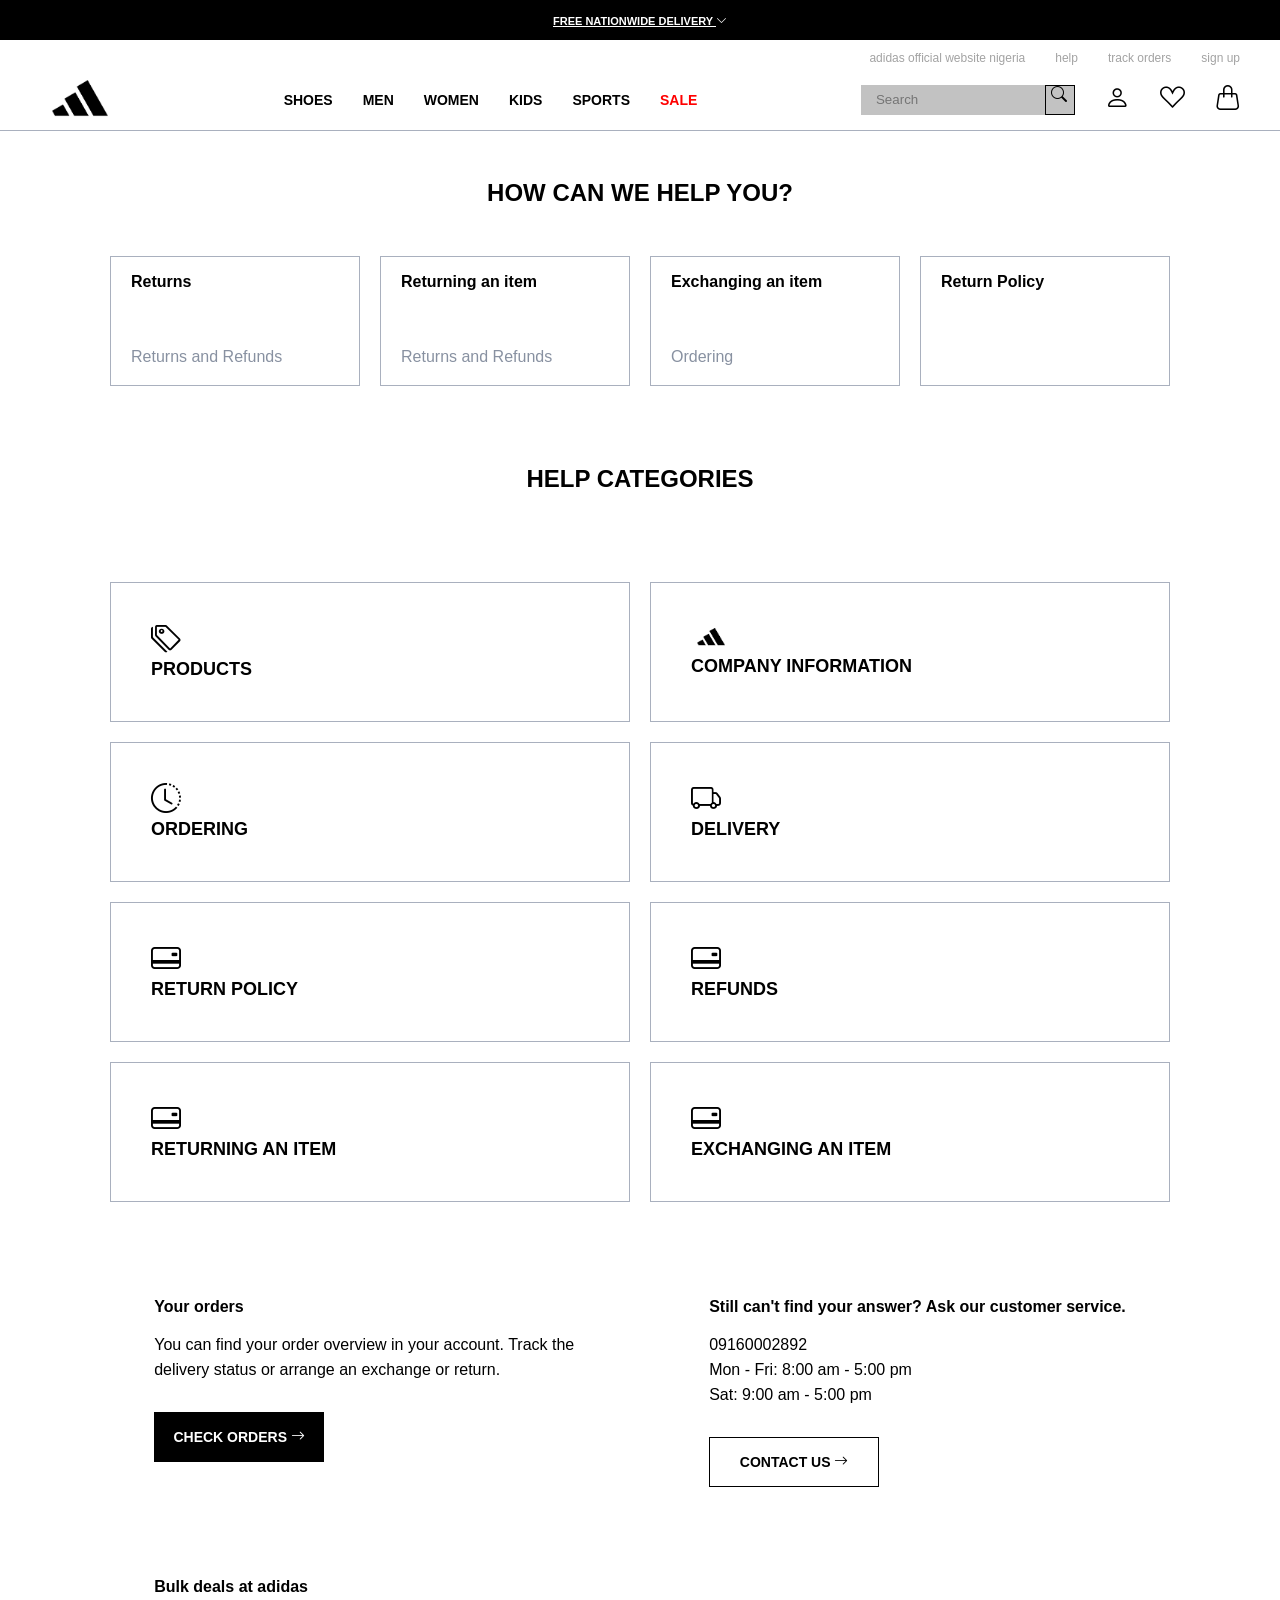
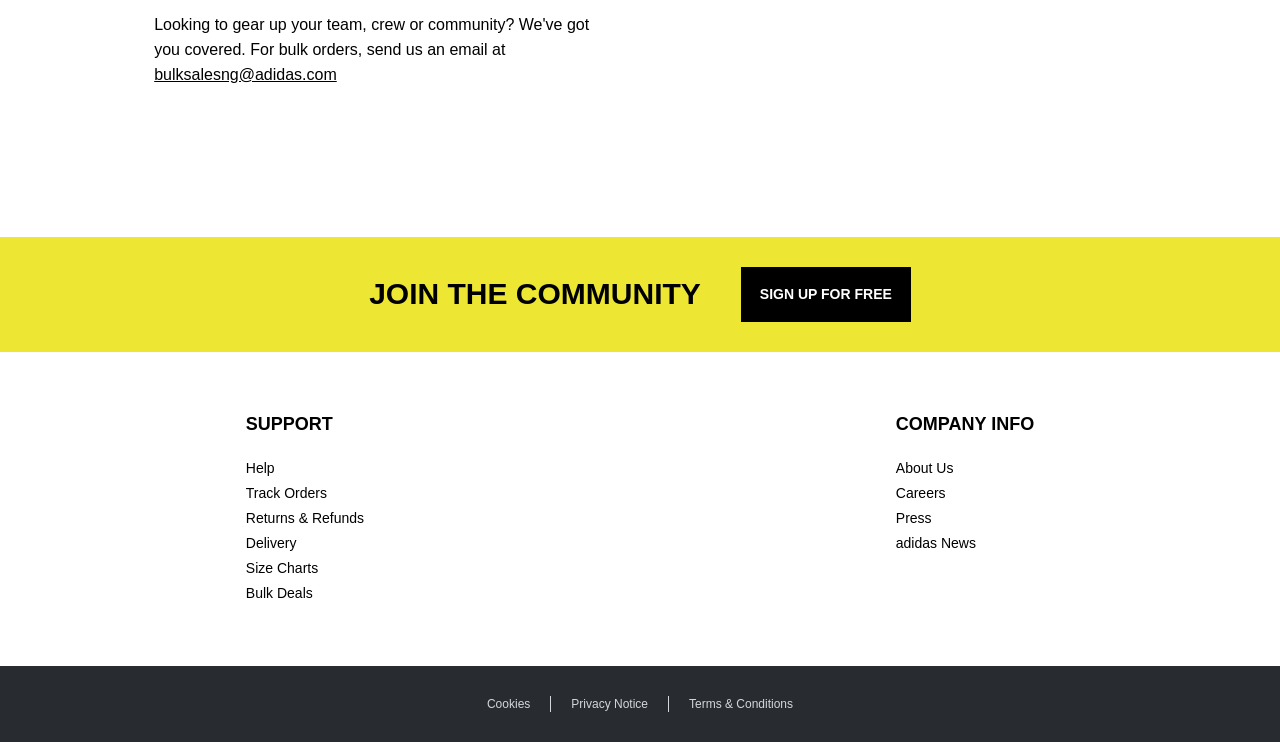
<file: help.html>
<!DOCTYPE html>
<html lang="en">

<head>
    <link rel="stylesheet" href="CSS/help.css">
    <meta charset="UTF-8">
    <meta name="viewport" content="width=device-width, initial-scale=1.0">
    <link rel="stylesheet" href="https://cdn.jsdelivr.net/npm/bootstrap-icons@1.13.1/font/bootstrap-icons.min.css">
    <link rel="icon" type="image/png" href="Multimedia/Images/Adidas logo.png">
    <title>Help | adidas Clone Website</title>
</head>

<body>
    <div class="mainbar">
        <div class="free">
            <p>
                FREE NATIONWIDE DELIVERY <i class="bi bi-chevron-down"></i>
            </p>
        </div>
        <div class="toplink">
            <div class="lin">
                <a href="http://127.0.0.1:5501/index.html">adidas official website nigeria</a>
            </div>
            <div class="lin">
                <a href="http://127.0.0.1:5501/help.html#">help</a>
            </div>
            <div class="lin">
                <a href="http://127.0.0.1:5501/track.html">track orders</a>
            </div>
            <div class="lin">
                <a href="http://127.0.0.1:5501/sign.html">sign up</a>
            </div>
        </div>
        <div class="navbar">
            <div class="ican">
                <i class="bi bi-list"></i>
                <i class="bi bi-suit-heart"></i>
            </div>
            <div>
                <a href="index.html"><img class="logo" src="Multimedia/Images/Adidas logo.png" alt=""></a>
            </div>

            <nav>
                <ul>
                    <li class="dropdown">
                        <a class="egg" href="#">SHOES</a>
                        <div class="menured">
                            <div class="mega">
                                <div class="column">
                                    <h1>
                                        <a href="">SPORTS</a>
                                    </h1>
                                    <p><a href="">Football</a></p>
                                    <p><a href="">Running</a></p>
                                    <p><a href="">Golf</a></p>
                                    <p><a href="">Tennis</a></p>
                                    <p><a href="">Basketball</a></p>
                                    <p><a href="">Swimming</a></p>
                                    <p><a href="">Skateboard</a></p>
                                </div>
                                <div class="column">
                                    <h1>
                                        <a href="">BRAND</a>
                                    </h1>
                                    <p><a href="">Samba</a></p>
                                    <p><a href="">Gazelle</a></p>
                                    <p><a href="">Campus</a></p>
                                    <p><a href="">Spezial</a></p>
                                    <p><a href="">Ozweego</a></p>
                                    <p><a href="">Stan Smith</a></p>
                                    <p><a href="">Y-3</a></p>
                                    <p><a href="">Superstar</a></p>
                                </div>
                            </div>
                        </div>
                    </li>
                    <li class="dropdown">
                        <a class="egg" href="#">MEN</a>
                        <div class="menured">
                            <div class="mega">
                                <div class="column">
                                    <h1>
                                        <a href="">SHOES</a>
                                    </h1>
                                    <p><a href="">All Men's Shoes</a></p>
                                    <p><a href="">Lifestyle</a></p>
                                    <p><a href="">Running</a></p>
                                    <p><a href="">Slides & Sandals</a></p>
                                    <p><a href="">Gym & Training</a></p>
                                    <p><a href="">Football Boots</a></p>
                                </div>
                                <div class="column">
                                    <h1>
                                        <a href="">CLOTHING</a>
                                    </h1>
                                    <p><a href="">All Men's Clothing</a></p>
                                    <p><a href="">T-Shirts & Tops</a></p>
                                    <p><a href="">Shorts</a></p>
                                    <p><a href="">Jackets & Hoodies</a></p>
                                    <p><a href="">Joggers & Tracksuit Bottoms</a></p>
                                    <p><a href="">Swimwear</a></p>
                                    <p><a href="">Trousers</a></p>
                                    <p><a href="">Tracksuits</a></p>
                                    <p><a href="">Football Jerseys</a></p>
                                </div>
                                <div class="column">
                                    <h1>
                                        <a href="">ACCESSORIES</a>
                                    </h1>
                                    <p><a href="">All Men's Accessories</a></p>
                                    <p><a href="">Socks</a></p>
                                    <p><a href="">Headwear</a></p>
                                    <p><a href="">Bags</a></p>
                                    <p><a href="">Balls</a></p>
                                </div>
                                <div class="column">
                                    <h1>
                                        <a href="">Sports</a>
                                    </h1>
                                    <p><a href="">Football</a></p>
                                    <p><a href="">Running</a></p>
                                    <p><a href="">Golf</a></p>
                                    <p><a href="">Tennis</a></p>
                                    <p><a href="">Basketball</a></p>
                                    <p><a href="">Swimming</a></p>
                                    <p><a href="">Skateboard</a></p>
                                    <p><a href="">Arsenal</a></p>
                                    <p><a href="">Real Madrid</a></p>
                                    <p><a href="">Bayern Munich</a></p>
                                    <p><a href="">Manchester</a></p>
                                    <p><a href="">Juventus</a></p>
                                    <p><a href="">Liverpool</a></p>
                                </div>
                                <div class="column">
                                    <h1>
                                        <a href="">BRANDS</a>
                                    </h1>
                                    <p><a href="">Originals</a></p>
                                    <p><a href="">Sportswear</a></p>
                                    <p><a href="">Y-3</a></p>
                                    <p><a href="">Mercedes-AMG PETRONAS F1</a></p>
                                </div>
                            </div>
                        </div>
                    </li>
                    <li class="dropdown">
                        <a class="egg" href="#">WOMEN</a>
                        <div class="menured">
                            <div class="mega">
                                <div class="column">
                                    <h1>
                                        <a href="">SHOES</a>
                                    </h1>
                                    <p><a href="">All Women's Shoes</a></p>
                                    <p><a href="">Lifestyle</a></p>
                                    <p><a href="">Running</a></p>
                                    <p><a href="">Slides & Sandals</a></p>
                                    <p><a href="">Gym & Training</a></p>
                                    <p><a href="">Football Boots</a></p>
                                </div>
                                <div class="column">
                                    <h1>
                                        <a href="">CLOTHING</a>
                                    </h1>
                                    <p><a href="">All Women's Clothing</a></p>
                                    <p><a href="">T-Shirts & Tops</a></p>
                                    <p><a href="">Shorts Bras</a></p>
                                    <p><a href="">Tights & Leggings</a></p>
                                    <p><a href="">Joggers & Tracksuit Bottoms</a></p>
                                    <p><a href="">Tracksuits</a></p>
                                    <p><a href="">Hoodies</a></p>
                                    <p><a href="">Jackets</a></p>
                                    <p><a href="">Shorts</a></p>
                                    <p><a href="">Skirts & Dresses</a></p>
                                    <p><a href="">Swimwear</a></p>
                                    <p><a href="">Football Jerseys</a></p>
                                </div>
                                <div class="column">
                                    <h1>
                                        <a href="">ACCESSORIES</a>
                                    </h1>
                                    <p><a href="">All Men's Accessories</a></p>
                                    <p><a href="">Socks</a></p>
                                    <p><a href="">Bags</a></p>
                                    <p><a href="">Headwear</a></p>
                                    <p><a href="">Balls</a></p>
                                </div>
                                <div class="column">
                                    <h1>
                                        <a href="">SPORTS</a>
                                    </h1>
                                    <p><a href="">Running</a></p>
                                    <p><a href="">Tennis</a></p>
                                    <p><a href="">Golf</a></p>
                                    <p><a href="">Swimming</a></p>
                                    <p><a href="">Liverpool</a></p>
                                    <p><a href="">Arsenal</a></p>
                                    <p><a href="">Real Madrid</a></p>
                                    <p><a href="">Bayern Munich</a></p>
                                    <p><a href="">Juventus</a></p>
                                    <p><a href="">Manchester</a></p>
                                </div>
                                <div class="column">
                                    <h1>
                                        <a href="">BRANDS</a>
                                    </h1>
                                    <p><a href="">Originals</a></p>
                                    <p><a href="">Sportswear</a></p>
                                    <p><a href="">Y-3</a></p>
                                    <p><a href="">Mercedes-AMG PETRONAS F1</a></p>
                                </div>
                            </div>
                        </div>
                    </li>
                    <li class="dropdown">
                        <a class="egg" href="#">KIDS</a>
                        <div class="menured">
                            <div class="mega">
                                <div class="column">
                                    <h1>
                                        <a href="">SHOES</a>
                                    </h1>
                                    <p><a href="">All Kid's Shoes</a></p>
                                    <p><a href="">Boys Shoes</a></p>
                                    <p><a href="">Girls Shoes</a></p>
                                    <p><a href="">Football</a></p>
                                </div>
                                <div class="column">
                                    <h1>
                                        <a href="">BOYS CLOTHING</a>
                                    </h1>
                                    <p><a href="">All Boy's Clothing</a></p>
                                    <p><a href="">Tops</a></p>
                                    <p><a href="">Bottoms</a></p>
                                    <p><a href="">Football</a></p>
                                </div>
                                <div class="column">
                                    <h1>
                                        <a href="">GIRLS CLOTHING</a>
                                    </h1>
                                    <p><a href="">All Girl's Accessories</a></p>
                                    <p><a href="">Tops</a></p>
                                    <p><a href="">Bottoms</a></p>
                                    <p><a href="">Football</a></p>
                                </div>
                                <div class="column">
                                    <h1>
                                        <a href="">ACCESSORIES</a>
                                    </h1>
                                    <p><a href="">All Kid's Accessories</a></p>
                                    <p><a href="">Backpacks</a></p>
                                    <p><a href="">Socks</a></p>
                                </div>
                                <div class="column">
                                    <h1>
                                        <a href="">BACK TO SCHOOL</a>
                                    </h1>
                                    <p><a href="">All Back To School</a></p>
                                    <p><a href="">Shoes</a></p>
                                    <p><a href="">Accessories</a></p>
                                </div>
                            </div>
                        </div>
                    </li>
                    <li class="dropdown">
                        <a class="egg" href="#">SPORTS</a>
                        <div class="menured">
                            <div class="mega">
                                <div class="column">
                                    <h1>
                                        <a href="">FOOTBALL</a>
                                    </h1>
                                    <p><a href="">Boots</a></p>
                                    <p><a href="">All Clothing</a></p>
                                    <p><a href="">All Accessories</a></p>
                                    <p><a href="">Predator</a></p>
                                    <p><a href="">F50</a></p>
                                    <p><a href="">Copa</a></p>
                                    <p><a href="">Clubs</a></p>
                                    <p><a href="">Arsenal</a></p>
                                    <p><a href="">Bayern Munich</a></p>
                                    <p><a href="">Real Madrid</a></p>
                                    <p><a href="">Manchester United</a></p>
                                    <p><a href="">Liverpool</a></p>
                                    <p><a href="">Inter Miami</a></p>
                                </div>
                                <div class="column">
                                    <h1>
                                        <a href="">RUNNING</a>
                                    </h1>
                                    <p><a href="">Shoes</a></p>
                                    <p><a href="">Clothing</a></p>
                                    <p><a href="">Accessories</a></p>
                                </div>
                                <div class="column">
                                    <h1>
                                        <a href="">GYM & TRAINING</a>
                                    </h1>
                                    <p><a href="">Shoes</a></p>
                                    <p><a href="">Clothing</a></p>
                                    <p><a href="">Accessories</a></p>
                                    <p><a href="">Yoga & Studio</a></p>
                                </div>
                                <div class="column">
                                    <h1>
                                        <a href="">GOLF</a>
                                    </h1>
                                    <p><a href="">Shoes</a></p>
                                    <p><a href="">Clothing</a></p>
                                    <p><a href="">Accessories</a></p>
                                </div>
                                <div class="column">
                                    <h1>
                                        <a href="">OTHER SPORTS</a>
                                    </h1>
                                    <p><a href="">Tennis</a></p>
                                    <p><a href="">Swimming</a></p>
                                    <p><a href="">Basketball</a></p>
                                    <p><a href="">Skateboarding</a></p>
                                    <p><a href="">Yoga</a></p>
                                </div>
                            </div>
                        </div>
                    </li>
                    <li class="dropdown">
                        <a class="eggg" href="#">SALE</a>
                        <div class="menured">
                            <div class="mega">
                                <div class="column">
                                    <h1>
                                        <a href="">MEN</a>
                                    </h1>
                                    <p><a href="">All Men's Sale</a></p>
                                    <p><a href="">Shoes</a></p>
                                    <p><a href="">Clothing</a></p>
                                    <p><a href="">Accessories</a></p>
                                </div>
                                <div class="column">
                                    <h1>
                                        <a href="">WOMEN</a>
                                    </h1>
                                    <p><a href="">All Women's Sale</a></p>
                                    <p><a href="">Shoes</a></p>
                                    <p><a href="">Clothing</a></p>
                                    <p><a href="">Accessories</a></p>
                                </div>
                                <div class="column">
                                    <h1>
                                        <a href="">KIDS</a>
                                    </h1>
                                    <p><a href="">All Kid's Sale</a></p>
                                    <p><a href="">Shoes</a></p>
                                    <p><a href="">Clothing</a></p>
                                    <p><a href="">Accessories</a></p>
                                </div>
                                <div class="column">
                                    <h1>
                                        <a href="">SPORT</a>
                                    </h1>
                                    <p><a href="">Running</a></p>
                                    <p><a href="">Football</a></p>
                                    <p><a href="">Golf</a></p>
                                    <p><a href="">Tennis</a></p>
                                    <p><a href="">Swimming</a></p>
                                    <p><a href="">Skateboard</a></p>
                                </div>
                            </div>
                        </div>
                    </li>
                </ul>
            </nav>
            <div class="icon">
                <div class="search">
                    <input type="search" placeholder="Search">
                    <div class="icon0">
                        <i class="bi bi-search"></i>
                    </div>
                </div>

                <div class="icon1">
                    <i class="bi bi-person"></i>
                </div>
                <div class="icon2">
                    <i class="bi bi-suit-heart"></i>
                </div>
                <div class="icon3">
                    <i class="bi bi-handbag"></i>
                </div>
            </div>

        </div>
    </div>

    <div class="hero">
        <div class="howro">
            <h1>HOW CAN WE HELP YOU?</h1>
            <div class="return">
                <div class="ret">
                    <h2>Returns</h2>
                    <h3>Returns and Refunds</h3>
                </div>
                <div class="ret">
                    <h2>Returning an item</h2>
                    <h3>Returns and Refunds</h3>
                </div>
                <div class="ret">
                    <h2>Exchanging an item</h2>
                    <h3>Ordering</h3>
                </div>
                <div class="ret">
                    <h2>Return Policy</h2>
                </div>
            </div>
        </div>
    </div>
    <div class="heroine">
        <div>
            <h1>HELP CATEGORIES</h1>
            <div class="prod">
                <div class="comp">
                    <div class="ref">
                        <i class="bi bi-tags"></i>
                        <div>
                            <h2>PRODUCTS</h2>
                        </div>
                    </div>
                    <div class="ref">
                        <img src="Multimedia/Images/Adidas logo.png" alt="">
                        <div>
                            <h2>COMPANY INFORMATION</h2>
                        </div>
                    </div>
                </div>
                <div class="comp">
                    <div class="ref">
                        <i class="bi bi-clock-history"></i>
                        <div>
                            <h2>ORDERING</h2>
                        </div>
                    </div>
                    <div class="ref">
                        <i class="bi bi-truck"></i>
                        <div>
                            <h2>DELIVERY</h2>
                        </div>
                    </div>
                </div>
                <div class="comp">
                    <div class="ref">
                        <i class="bi bi-credit-card-2-back"></i>
                        <div>
                            <h2>RETURN POLICY</h2>
                        </div>
                    </div>
                    <div class="ref">
                        <i class="bi bi-credit-card-2-back"></i>
                        <div>
                            <h2>REFUNDS</h2>
                        </div>
                    </div>
                </div>
                <div class="comp">
                    <div class="ref">
                        <i class="bi bi-credit-card-2-back"></i>
                        <div>
                            <h2>RETURNING AN ITEM</h2>
                        </div>
                    </div>
                    <div class="ref">
                        <i class="bi bi-credit-card-2-back"></i>
                        <div>
                            <h2>EXCHANGING AN ITEM</h2>
                        </div>
                    </div>
                </div>
            </div>
        </div>
    </div>
    <div class="your">
        <div class="orders">
            <h3>Your orders</h3>
            <p>You can find your order overview in your account. Track the <br> delivery status or arrange an exchange
                or
                return.
            </p>
            <button>CHECK ORDERS <i class="bi bi-arrow-right"></i></button>
            <div class="bulk">
                <h3>Bulk deals at adidas</h3>
                <p>Looking to gear up your team, crew or community? We've got <br> you covered. For bulk orders, send us
                    an email at <br> <a href="">bulksalesng@adidas.com</a>
                </p>
            </div>
        </div>
        <div class="still">
            <h3>Still can't find your answer? Ask our customer service.</h3>
            <p>09160002892 <br>

                Mon - Fri: 8:00 am - 5:00 pm <br>

                Sat: 9:00 am - 5:00 pm
            </p>
            <button>CONTACT US <i class="bi bi-arrow-right"></i></button>
        </div>
    </div>
    <div class="yellow">
        <div class="howww">
            <h1>JOIN THE COMMUNITY </h1>
            <button>SIGN UP FOR FREE</button>
        </div>
    </div>
    <div class="footish">
        <!-- <div class="supny"> -->
        <div class="sup">
            <h1>SUPPORT</h1>
            <div class="help">
                <p><a href="">Help</a></p>
                <p><a href="">Track Orders</a></p>
                <p><a href="">Returns & Refunds</a></p>
                <p><a href="">Delivery</a></p>
                <p><a href="">Size Charts</a></p>
                <p><a href="">Bulk Deals</a></p>
            </div>
        </div>
        <div class="com">
            <h1>COMPANY INFO</h1>
            <div class="help">
                <p><a href="">About Us</a></p>
                <p><a href="">Careers</a></p>
                <p><a href="">Press</a></p>
                <p><a href="">adidas News</a></p>
            </div>
        </div>
        <!-- </div> -->
    </div>
    <div class="footer">
        <div class="cook">
            <a class="kies" href="">Cookies</a>
            <a class="priv" href="">Privacy Notice</a>
            <a class="term" href="">Terms & Conditions</a>
        </div>
    </div>
    <script src="JS/menu-toggle.js"></script>
</body>

</html>
</file>
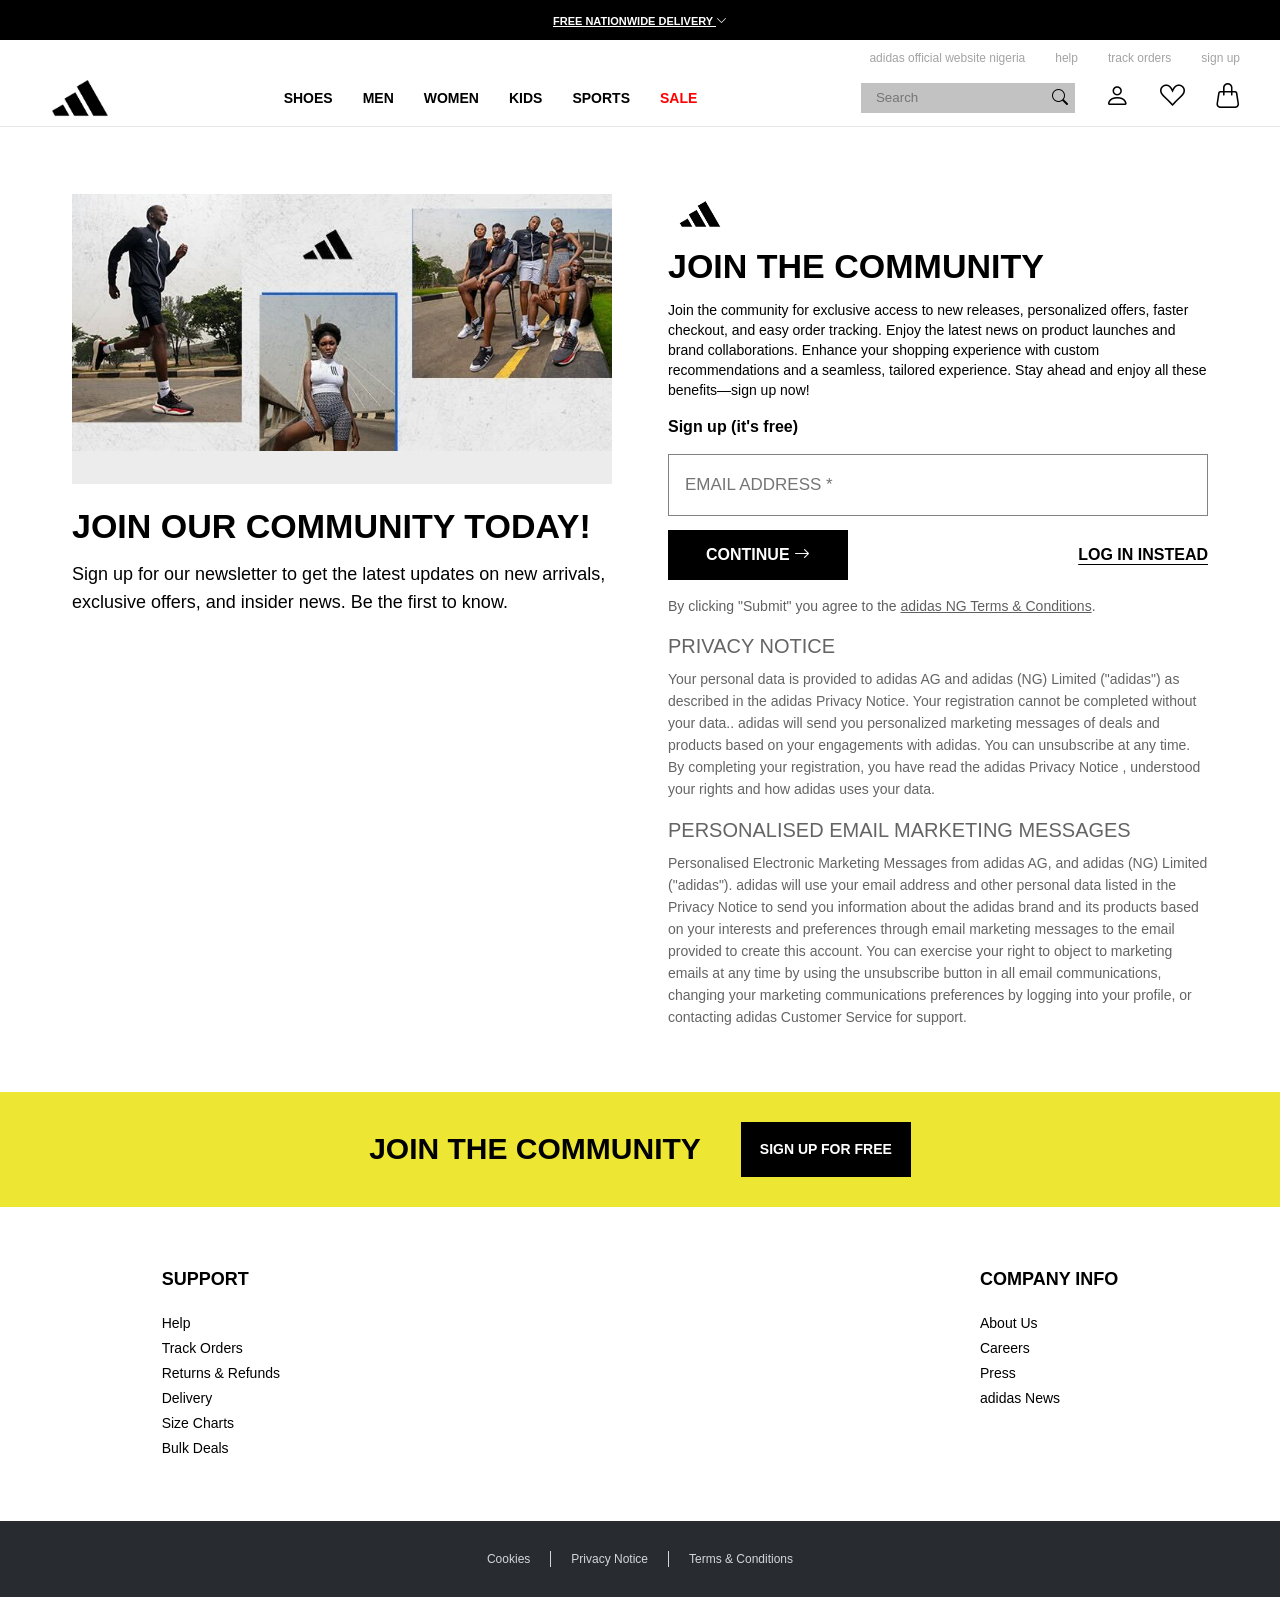
<file: sign.html>
<!DOCTYPE html>
<html lang="en">

<head>
    <link rel="stylesheet" href="CSS/sign.css">
    <meta charset="UTF-8">
    <meta name="viewport" content="width=device-width, initial-scale=1.0">
    <link rel="stylesheet" href="https://cdn.jsdelivr.net/npm/bootstrap-icons@1.13.1/font/bootstrap-icons.min.css">
    <link rel="icon" type="image/png" href="Multimedia/Images/Adidas logo.png">
    <title>Sign Up | adidas Clone Website</title>
</head>

<body>
    <div class="mainbar">
        <div class="free">
            <a href="delivery.html">
                <p>
                    FREE NATIONWIDE DELIVERY <i class="bi bi-chevron-down"></i>
                </p>
            </a>
        </div>
        <div class="toplink">
            <div class="lin">
                <a href="http://127.0.0.1:5501/index.html">adidas official website nigeria</a>
            </div>
            <div class="lin">
                <a href="http://127.0.0.1:5501/help.html#">help</a>
            </div>
            <div class="lin">
                <a href="http://127.0.0.1:5501/track.html">track orders</a>
            </div>
            <div class="lin">
                <a href="http://127.0.0.1:5501/sign.html">sign up</a>
            </div>
        </div>
        <div class="navbar">
            <div class="ican">
                <i class="bi bi-list"></i>
                <i class="bi bi-suit-heart"></i>
            </div>
            <div>
                <a href="index.html"><img class="logo" src="Multimedia/Images/Adidas logo.png" alt=""></a>
            </div>

            <nav>
                <ul>
                    <li class="dropdown">
                        <a class="egg" href="#">SHOES</a>
                        <div class="menured">
                            <div class="mega">
                                <div class="column">
                                    <h1>
                                        <a href="">SPORTS</a>
                                    </h1>
                                    <p><a href="">Football</a></p>
                                    <p><a href="">Running</a></p>
                                    <p><a href="">Golf</a></p>
                                    <p><a href="">Tennis</a></p>
                                    <p><a href="">Basketball</a></p>
                                    <p><a href="">Swimming</a></p>
                                    <p><a href="">Skateboard</a></p>
                                </div>
                                <div class="column">
                                    <h1>
                                        <a href="">BRAND</a>
                                    </h1>
                                    <p><a href="">Samba</a></p>
                                    <p><a href="">Gazelle</a></p>
                                    <p><a href="">Campus</a></p>
                                    <p><a href="">Spezial</a></p>
                                    <p><a href="">Ozweego</a></p>
                                    <p><a href="">Stan Smith</a></p>
                                    <p><a href="">Y-3</a></p>
                                    <p><a href="">Superstar</a></p>
                                </div>
                            </div>
                        </div>
                    </li>
                    <li class="dropdown">
                        <a class="egg" href="#">MEN</a>
                        <div class="menured">
                            <div class="mega">
                                <div class="column">
                                    <h1>
                                        <a href="">SHOES</a>
                                    </h1>
                                    <p><a href="">All Men's Shoes</a></p>
                                    <p><a href="">Lifestyle</a></p>
                                    <p><a href="">Running</a></p>
                                    <p><a href="">Slides & Sandals</a></p>
                                    <p><a href="">Gym & Training</a></p>
                                    <p><a href="">Football Boots</a></p>
                                </div>
                                <div class="column">
                                    <h1>
                                        <a href="">CLOTHING</a>
                                    </h1>
                                    <p><a href="">All Men's Clothing</a></p>
                                    <p><a href="">T-Shirts & Tops</a></p>
                                    <p><a href="">Shorts</a></p>
                                    <p><a href="">Jackets & Hoodies</a></p>
                                    <p><a href="">Joggers & Tracksuit Bottoms</a></p>
                                    <p><a href="">Swimwear</a></p>
                                    <p><a href="">Trousers</a></p>
                                    <p><a href="">Tracksuits</a></p>
                                    <p><a href="">Football Jerseys</a></p>
                                </div>
                                <div class="column">
                                    <h1>
                                        <a href="">ACCESSORIES</a>
                                    </h1>
                                    <p><a href="">All Men's Accessories</a></p>
                                    <p><a href="">Socks</a></p>
                                    <p><a href="">Headwear</a></p>
                                    <p><a href="">Bags</a></p>
                                    <p><a href="">Balls</a></p>
                                </div>
                                <div class="column">
                                    <h1>
                                        <a href="">Sports</a>
                                    </h1>
                                    <p><a href="">Football</a></p>
                                    <p><a href="">Running</a></p>
                                    <p><a href="">Golf</a></p>
                                    <p><a href="">Tennis</a></p>
                                    <p><a href="">Basketball</a></p>
                                    <p><a href="">Swimming</a></p>
                                    <p><a href="">Skateboard</a></p>
                                    <p><a href="">Arsenal</a></p>
                                    <p><a href="">Real Madrid</a></p>
                                    <p><a href="">Bayern Munich</a></p>
                                    <p><a href="">Manchester</a></p>
                                    <p><a href="">Juventus</a></p>
                                    <p><a href="">Liverpool</a></p>
                                </div>
                                <div class="column">
                                    <h1>
                                        <a href="">BRANDS</a>
                                    </h1>
                                    <p><a href="">Originals</a></p>
                                    <p><a href="">Sportswear</a></p>
                                    <p><a href="">Y-3</a></p>
                                    <p><a href="">Mercedes-AMG PETRONAS F1</a></p>
                                </div>
                            </div>
                        </div>
                    </li>
                    <li class="dropdown">
                        <a class="egg" href="#">WOMEN</a>
                        <div class="menured">
                            <div class="mega">
                                <div class="column">
                                    <h1>
                                        <a href="">SHOES</a>
                                    </h1>
                                    <p><a href="">All Women's Shoes</a></p>
                                    <p><a href="">Lifestyle</a></p>
                                    <p><a href="">Running</a></p>
                                    <p><a href="">Slides & Sandals</a></p>
                                    <p><a href="">Gym & Training</a></p>
                                    <p><a href="">Football Boots</a></p>
                                </div>
                                <div class="column">
                                    <h1>
                                        <a href="">CLOTHING</a>
                                    </h1>
                                    <p><a href="">All Women's Clothing</a></p>
                                    <p><a href="">T-Shirts & Tops</a></p>
                                    <p><a href="">Shorts Bras</a></p>
                                    <p><a href="">Tights & Leggings</a></p>
                                    <p><a href="">Joggers & Tracksuit Bottoms</a></p>
                                    <p><a href="">Tracksuits</a></p>
                                    <p><a href="">Hoodies</a></p>
                                    <p><a href="">Jackets</a></p>
                                    <p><a href="">Shorts</a></p>
                                    <p><a href="">Skirts & Dresses</a></p>
                                    <p><a href="">Swimwear</a></p>
                                    <p><a href="">Football Jerseys</a></p>
                                </div>
                                <div class="column">
                                    <h1>
                                        <a href="">ACCESSORIES</a>
                                    </h1>
                                    <p><a href="">All Men's Accessories</a></p>
                                    <p><a href="">Socks</a></p>
                                    <p><a href="">Bags</a></p>
                                    <p><a href="">Headwear</a></p>
                                    <p><a href="">Balls</a></p>
                                </div>
                                <div class="column">
                                    <h1>
                                        <a href="">SPORTS</a>
                                    </h1>
                                    <p><a href="">Running</a></p>
                                    <p><a href="">Tennis</a></p>
                                    <p><a href="">Golf</a></p>
                                    <p><a href="">Swimming</a></p>
                                    <p><a href="">Liverpool</a></p>
                                    <p><a href="">Arsenal</a></p>
                                    <p><a href="">Real Madrid</a></p>
                                    <p><a href="">Bayern Munich</a></p>
                                    <p><a href="">Juventus</a></p>
                                    <p><a href="">Manchester</a></p>
                                </div>
                                <div class="column">
                                    <h1>
                                        <a href="">BRANDS</a>
                                    </h1>
                                    <p><a href="">Originals</a></p>
                                    <p><a href="">Sportswear</a></p>
                                    <p><a href="">Y-3</a></p>
                                    <p><a href="">Mercedes-AMG PETRONAS F1</a></p>
                                </div>
                            </div>
                        </div>
                    </li>
                    <li class="dropdown">
                        <a class="egg" href="#">KIDS</a>
                        <div class="menured">
                            <div class="mega">
                                <div class="column">
                                    <h1>
                                        <a href="">SHOES</a>
                                    </h1>
                                    <p><a href="">All Kid's Shoes</a></p>
                                    <p><a href="">Boys Shoes</a></p>
                                    <p><a href="">Girls Shoes</a></p>
                                    <p><a href="">Football</a></p>
                                </div>
                                <div class="column">
                                    <h1>
                                        <a href="">BOYS CLOTHING</a>
                                    </h1>
                                    <p><a href="">All Boy's Clothing</a></p>
                                    <p><a href="">Tops</a></p>
                                    <p><a href="">Bottoms</a></p>
                                    <p><a href="">Football</a></p>
                                </div>
                                <div class="column">
                                    <h1>
                                        <a href="">GIRLS CLOTHING</a>
                                    </h1>
                                    <p><a href="">All Girl's Accessories</a></p>
                                    <p><a href="">Tops</a></p>
                                    <p><a href="">Bottoms</a></p>
                                    <p><a href="">Football</a></p>
                                </div>
                                <div class="column">
                                    <h1>
                                        <a href="">ACCESSORIES</a>
                                    </h1>
                                    <p><a href="">All Kid's Accessories</a></p>
                                    <p><a href="">Backpacks</a></p>
                                    <p><a href="">Socks</a></p>
                                </div>
                                <div class="column">
                                    <h1>
                                        <a href="">BACK TO SCHOOL</a>
                                    </h1>
                                    <p><a href="">All Back To School</a></p>
                                    <p><a href="">Shoes</a></p>
                                    <p><a href="">Accessories</a></p>
                                </div>
                            </div>
                        </div>
                    </li>
                    <li class="dropdown">
                        <a class="egg" href="#">SPORTS</a>
                        <div class="menured">
                            <div class="mega">
                                <div class="column">
                                    <h1>
                                        <a href="">FOOTBALL</a>
                                    </h1>
                                    <p><a href="">Boots</a></p>
                                    <p><a href="">All Clothing</a></p>
                                    <p><a href="">All Accessories</a></p>
                                    <p><a href="">Predator</a></p>
                                    <p><a href="">F50</a></p>
                                    <p><a href="">Copa</a></p>
                                    <p><a href="">Clubs</a></p>
                                    <p><a href="">Arsenal</a></p>
                                    <p><a href="">Bayern Munich</a></p>
                                    <p><a href="">Real Madrid</a></p>
                                    <p><a href="">Manchester United</a></p>
                                    <p><a href="">Liverpool</a></p>
                                    <p><a href="">Inter Miami</a></p>
                                </div>
                                <div class="column">
                                    <h1>
                                        <a href="">RUNNING</a>
                                    </h1>
                                    <p><a href="">Shoes</a></p>
                                    <p><a href="">Clothing</a></p>
                                    <p><a href="">Accessories</a></p>
                                </div>
                                <div class="column">
                                    <h1>
                                        <a href="">GYM & TRAINING</a>
                                    </h1>
                                    <p><a href="">Shoes</a></p>
                                    <p><a href="">Clothing</a></p>
                                    <p><a href="">Accessories</a></p>
                                    <p><a href="">Yoga & Studio</a></p>
                                </div>
                                <div class="column">
                                    <h1>
                                        <a href="">GOLF</a>
                                    </h1>
                                    <p><a href="">Shoes</a></p>
                                    <p><a href="">Clothing</a></p>
                                    <p><a href="">Accessories</a></p>
                                </div>
                                <div class="column">
                                    <h1>
                                        <a href="">OTHER SPORTS</a>
                                    </h1>
                                    <p><a href="">Tennis</a></p>
                                    <p><a href="">Swimming</a></p>
                                    <p><a href="">Basketball</a></p>
                                    <p><a href="">Skateboarding</a></p>
                                    <p><a href="">Yoga</a></p>
                                </div>
                            </div>
                        </div>
                    </li>
                    <li class="dropdown">
                        <a class="eggg" href="#">SALE</a>
                        <div class="menured">
                            <div class="mega">
                                <div class="column">
                                    <h1>
                                        <a href="">MEN</a>
                                    </h1>
                                    <p><a href="">All Men's Sale</a></p>
                                    <p><a href="">Shoes</a></p>
                                    <p><a href="">Clothing</a></p>
                                    <p><a href="">Accessories</a></p>
                                </div>
                                <div class="column">
                                    <h1>
                                        <a href="">WOMEN</a>
                                    </h1>
                                    <p><a href="">All Women's Sale</a></p>
                                    <p><a href="">Shoes</a></p>
                                    <p><a href="">Clothing</a></p>
                                    <p><a href="">Accessories</a></p>
                                </div>
                                <div class="column">
                                    <h1>
                                        <a href="">KIDS</a>
                                    </h1>
                                    <p><a href="">All Kid's Sale</a></p>
                                    <p><a href="">Shoes</a></p>
                                    <p><a href="">Clothing</a></p>
                                    <p><a href="">Accessories</a></p>
                                </div>
                                <div class="column">
                                    <h1>
                                        <a href="">SPORT</a>
                                    </h1>
                                    <p><a href="">Running</a></p>
                                    <p><a href="">Football</a></p>
                                    <p><a href="">Golf</a></p>
                                    <p><a href="">Tennis</a></p>
                                    <p><a href="">Swimming</a></p>
                                    <p><a href="">Skateboard</a></p>
                                </div>
                            </div>
                        </div>
                    </li>
                </ul>
            </nav>
            <div class="icon">
                <div class="search">
                    <input type="search" placeholder="Search">
                    <div class="icon0">
                        <i class="bi bi-search"></i>
                    </div>
                </div>

                <div class="icon1">
                    <i class="bi bi-person"></i>
                </div>
                <div class="icon2">
                    <i class="bi bi-suit-heart"></i>
                </div>
                <div class="icon3">
                    <i class="bi bi-handbag"></i>
                </div>
            </div>

        </div>
    </div>

    <section class="signup-merge">
        <div class="signup-grid">
            <div class="signup-left">
                <div class="signup-collage">
                    <img src="Multimedia/Images/comm.jpg" alt="">
                </div>
                <h1>JOIN OUR COMMUNITY TODAY!</h1>
                <p>Sign up for our newsletter to get the latest updates on new arrivals, exclusive offers, and insider
                    news. Be the first to know.</p>
            </div>
            <div class="signup-right">
                <img class="mark-img2" src="Multimedia/Images/Adidas logo.png" alt="Adidas mark">
                <h2>JOIN THE COMMUNITY</h2>
                <p>Join the community for exclusive access to new releases, personalized offers, faster checkout, and
                    easy order tracking. Enjoy the latest news on product launches and brand collaborations. Enhance
                    your shopping experience with custom recommendations and a seamless, tailored experience.

                    Stay ahead and enjoy all these benefits—sign up now!</p>
                <h3>Sign up (it's free)</h3>
                <input type="email" placeholder="EMAIL ADDRESS *">
                <div class="signup-actions">
                    <button>CONTINUE <i class="bi bi-arrow-right"></i></button>
                    <a href="">LOG IN INSTEAD</a>
                </div>
                <p class="terms">By clicking "Submit" you agree to the <a href="">adidas NG Terms & Conditions</a>.</p>
                <div class="legal">
                    <h4>PRIVACY NOTICE</h4>
                    <p>Your personal data is provided to adidas AG and adidas (NG) Limited ("adidas") as described in
                        the adidas Privacy Notice. Your registration cannot be completed without your data.. adidas will
                        send you personalized marketing messages of deals and products based on your engagements with
                        adidas. You can unsubscribe at any time. By completing your registration, you have read the
                        adidas Privacy Notice , understood your rights and how adidas uses your data.</p>
                    <h4>PERSONALISED EMAIL MARKETING MESSAGES</h4>
                    <p>Personalised Electronic Marketing Messages from adidas AG, and adidas (NG) Limited ("adidas").
                        adidas will use your email address and other personal data listed in the Privacy Notice to send
                        you information about the adidas brand and its products based on your interests and preferences
                        through email marketing messages to the email provided to create this account. You can exercise
                        your right to object to marketing emails at any time by using the unsubscribe button in all
                        email communications, changing your marketing communications preferences by logging into your
                        profile, or contacting adidas Customer Service for support.</p>
                </div>
            </div>
        </div>
    </section>

    <div class="yellow">
        <div class="howww">
            <h1>JOIN THE COMMUNITY </h1>
            <button>SIGN UP FOR FREE</button>
        </div>
    </div>
    <div class="footish">
        <div class="sup">
            <h1>SUPPORT</h1>
            <div class="help">
                <p><a href="">Help</a></p>
                <p><a href="">Track Orders</a></p>
                <p><a href="">Returns & Refunds</a></p>
                <p><a href="">Delivery</a></p>
                <p><a href="">Size Charts</a></p>
                <p><a href="">Bulk Deals</a></p>
            </div>
        </div>
        <div class="com">
            <h1>COMPANY INFO</h1>
            <div class="help">
                <p><a href="">About Us</a></p>
                <p><a href="">Careers</a></p>
                <p><a href="">Press</a></p>
                <p><a href="">adidas News</a></p>
            </div>
        </div>
    </div>
    <div class="footer">
        <div class="cook">
            <a class="kies" href="">Cookies</a>
            <a class="priv" href="">Privacy Notice</a>
            <a class="term" href="">Terms & Conditions</a>
        </div>
    </div>
    <script src="JS/menu-toggle.js"></script>
</body>

</html>
</file>
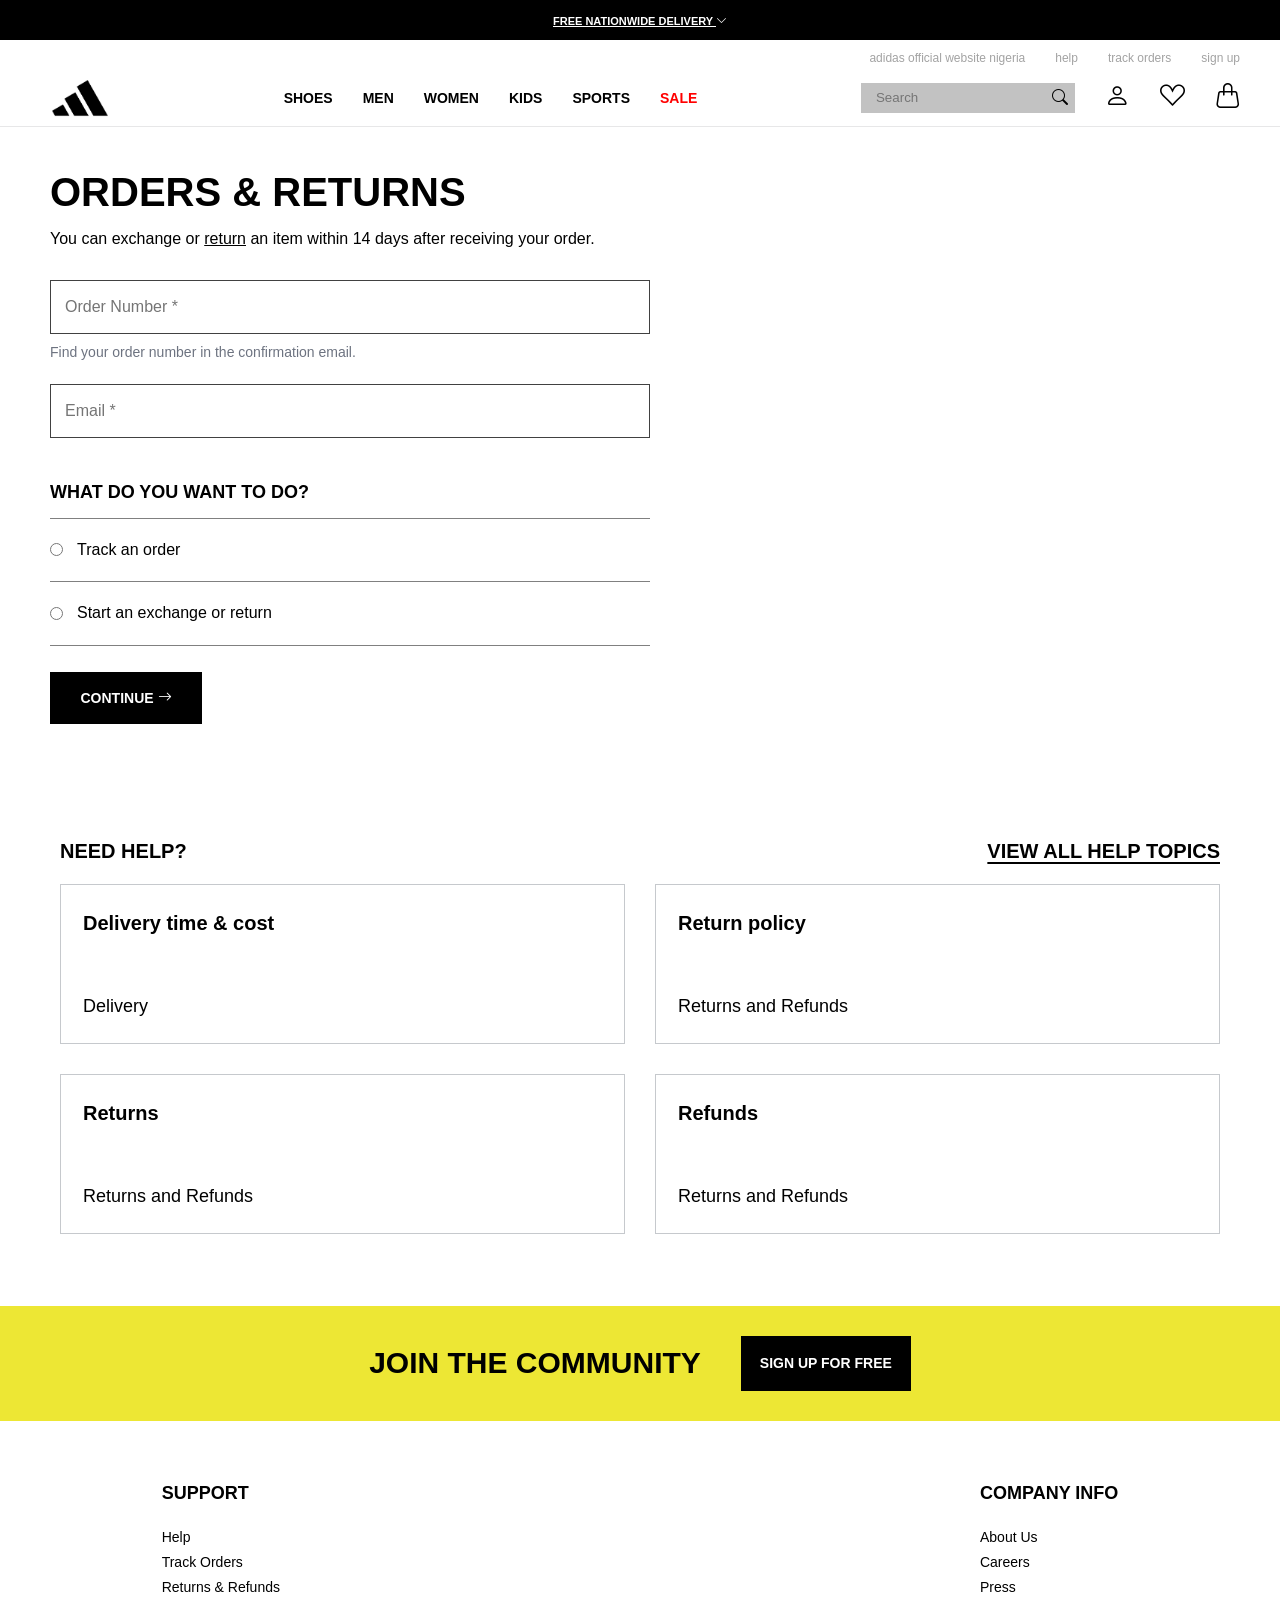
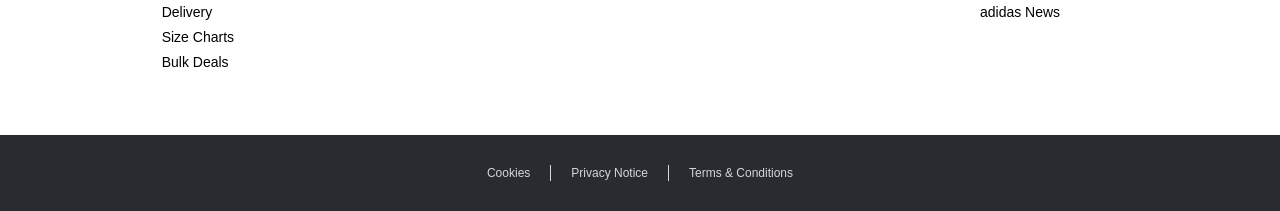
<file: track.html>
<!DOCTYPE html>
<html lang="en">

<head>
    <link rel="stylesheet" href="CSS/track.css">
    <meta charset="UTF-8">
    <meta name="viewport" content="width=device-width, initial-scale=1.0">
    <link rel="stylesheet" href="https://cdn.jsdelivr.net/npm/bootstrap-icons@1.13.1/font/bootstrap-icons.min.css">
    <link rel="icon" type="image/png" href="Multimedia/Images/Adidas logo.png">
    <title>Track Orders | adidas Clone Website</title>
</head>

<body>
    <div class="mainbar">
        <div class="free">
            <a href="delivery.html">
                <p>
                    FREE NATIONWIDE DELIVERY <i class="bi bi-chevron-down"></i>
                </p>
            </a>
        </div>
        <div class="toplink">
            <div class="lin">
                <a href="http://127.0.0.1:5501/index.html">adidas official website nigeria</a>
            </div>
            <div class="lin">
                <a href="http://127.0.0.1:5501/help.html#">help</a>
            </div>
            <div class="lin">
                <a href="http://127.0.0.1:5501/track.html">track orders</a>
            </div>
            <div class="lin">
                <a href="http://127.0.0.1:5501/sign.html">sign up</a>
            </div>
        </div>
        <div class="navbar">
            <div class="ican">
                <i class="bi bi-list"></i>
                <i class="bi bi-suit-heart"></i>
            </div>
            <div>
                <a href="index.html"><img class="logo" src="Multimedia/Images/Adidas logo.png" alt=""></a>
            </div>

            <nav>
                <ul>
                    <li class="dropdown">
                        <a class="egg" href="#">SHOES</a>
                        <div class="menured">
                            <div class="mega">
                                <div class="column">
                                    <h1>
                                        <a href="">SPORTS</a>
                                    </h1>
                                    <p><a href="">Football</a></p>
                                    <p><a href="">Running</a></p>
                                    <p><a href="">Golf</a></p>
                                    <p><a href="">Tennis</a></p>
                                    <p><a href="">Basketball</a></p>
                                    <p><a href="">Swimming</a></p>
                                    <p><a href="">Skateboard</a></p>
                                </div>
                                <div class="column">
                                    <h1>
                                        <a href="">BRAND</a>
                                    </h1>
                                    <p><a href="">Samba</a></p>
                                    <p><a href="">Gazelle</a></p>
                                    <p><a href="">Campus</a></p>
                                    <p><a href="">Spezial</a></p>
                                    <p><a href="">Ozweego</a></p>
                                    <p><a href="">Stan Smith</a></p>
                                    <p><a href="">Y-3</a></p>
                                    <p><a href="">Superstar</a></p>
                                </div>
                            </div>
                        </div>
                    </li>
                    <li class="dropdown">
                        <a class="egg" href="#">MEN</a>
                        <div class="menured">
                            <div class="mega">
                                <div class="column">
                                    <h1>
                                        <a href="">SHOES</a>
                                    </h1>
                                    <p><a href="">All Men's Shoes</a></p>
                                    <p><a href="">Lifestyle</a></p>
                                    <p><a href="">Running</a></p>
                                    <p><a href="">Slides & Sandals</a></p>
                                    <p><a href="">Gym & Training</a></p>
                                    <p><a href="">Football Boots</a></p>
                                </div>
                                <div class="column">
                                    <h1>
                                        <a href="">CLOTHING</a>
                                    </h1>
                                    <p><a href="">All Men's Clothing</a></p>
                                    <p><a href="">T-Shirts & Tops</a></p>
                                    <p><a href="">Shorts</a></p>
                                    <p><a href="">Jackets & Hoodies</a></p>
                                    <p><a href="">Joggers & Tracksuit Bottoms</a></p>
                                    <p><a href="">Swimwear</a></p>
                                    <p><a href="">Trousers</a></p>
                                    <p><a href="">Tracksuits</a></p>
                                    <p><a href="">Football Jerseys</a></p>
                                </div>
                                <div class="column">
                                    <h1>
                                        <a href="">ACCESSORIES</a>
                                    </h1>
                                    <p><a href="">All Men's Accessories</a></p>
                                    <p><a href="">Socks</a></p>
                                    <p><a href="">Headwear</a></p>
                                    <p><a href="">Bags</a></p>
                                    <p><a href="">Balls</a></p>
                                </div>
                                <div class="column">
                                    <h1>
                                        <a href="">Sports</a>
                                    </h1>
                                    <p><a href="">Football</a></p>
                                    <p><a href="">Running</a></p>
                                    <p><a href="">Golf</a></p>
                                    <p><a href="">Tennis</a></p>
                                    <p><a href="">Basketball</a></p>
                                    <p><a href="">Swimming</a></p>
                                    <p><a href="">Skateboard</a></p>
                                    <p><a href="">Arsenal</a></p>
                                    <p><a href="">Real Madrid</a></p>
                                    <p><a href="">Bayern Munich</a></p>
                                    <p><a href="">Manchester</a></p>
                                    <p><a href="">Juventus</a></p>
                                    <p><a href="">Liverpool</a></p>
                                </div>
                                <div class="column">
                                    <h1>
                                        <a href="">BRANDS</a>
                                    </h1>
                                    <p><a href="">Originals</a></p>
                                    <p><a href="">Sportswear</a></p>
                                    <p><a href="">Y-3</a></p>
                                    <p><a href="">Mercedes-AMG PETRONAS F1</a></p>
                                </div>
                            </div>
                        </div>
                    </li>
                    <li class="dropdown">
                        <a class="egg" href="#">WOMEN</a>
                        <div class="menured">
                            <div class="mega">
                                <div class="column">
                                    <h1>
                                        <a href="">SHOES</a>
                                    </h1>
                                    <p><a href="">All Women's Shoes</a></p>
                                    <p><a href="">Lifestyle</a></p>
                                    <p><a href="">Running</a></p>
                                    <p><a href="">Slides & Sandals</a></p>
                                    <p><a href="">Gym & Training</a></p>
                                    <p><a href="">Football Boots</a></p>
                                </div>
                                <div class="column">
                                    <h1>
                                        <a href="">CLOTHING</a>
                                    </h1>
                                    <p><a href="">All Women's Clothing</a></p>
                                    <p><a href="">T-Shirts & Tops</a></p>
                                    <p><a href="">Shorts Bras</a></p>
                                    <p><a href="">Tights & Leggings</a></p>
                                    <p><a href="">Joggers & Tracksuit Bottoms</a></p>
                                    <p><a href="">Tracksuits</a></p>
                                    <p><a href="">Hoodies</a></p>
                                    <p><a href="">Jackets</a></p>
                                    <p><a href="">Shorts</a></p>
                                    <p><a href="">Skirts & Dresses</a></p>
                                    <p><a href="">Swimwear</a></p>
                                    <p><a href="">Football Jerseys</a></p>
                                </div>
                                <div class="column">
                                    <h1>
                                        <a href="">ACCESSORIES</a>
                                    </h1>
                                    <p><a href="">All Men's Accessories</a></p>
                                    <p><a href="">Socks</a></p>
                                    <p><a href="">Bags</a></p>
                                    <p><a href="">Headwear</a></p>
                                    <p><a href="">Balls</a></p>
                                </div>
                                <div class="column">
                                    <h1>
                                        <a href="">Sports</a>
                                    </h1>
                                    <p><a href="">Running</a></p>
                                    <p><a href="">Tennis</a></p>
                                    <p><a href="">Golf</a></p>
                                    <p><a href="">Swimming</a></p>
                                    <p><a href="">Liverpool</a></p>
                                    <p><a href="">Arsenal</a></p>
                                    <p><a href="">Real Madrid</a></p>
                                    <p><a href="">Bayern Munich</a></p>
                                    <p><a href="">Juventus</a></p>
                                    <p><a href="">Manchester</a></p>
                                </div>
                                <div class="column">
                                    <h1>
                                        <a href="">BRANDS</a>
                                    </h1>
                                    <p><a href="">Originals</a></p>
                                    <p><a href="">Sportswear</a></p>
                                    <p><a href="">Y-3</a></p>
                                    <p><a href="">Mercedes-AMG PETRONAS F1</a></p>
                                </div>
                            </div>
                        </div>
                    </li>
                    <li class="dropdown">
                        <a class="egg" href="#">KIDS</a>
                        <div class="menured">
                            <div class="mega">
                                <div class="column">
                                    <h1>
                                        <a href="">SHOES</a>
                                    </h1>
                                    <p><a href="">All Kid's Shoes</a></p>
                                    <p><a href="">Boys Shoes</a></p>
                                    <p><a href="">Girls Shoes</a></p>
                                    <p><a href="">Football</a></p>
                                </div>
                                <div class="column">
                                    <h1>
                                        <a href="">BOYS CLOTHING</a>
                                    </h1>
                                    <p><a href="">All Boy's Clothing</a></p>
                                    <p><a href="">Tops</a></p>
                                    <p><a href="">Bottoms</a></p>
                                    <p><a href="">Football</a></p>
                                </div>
                                <div class="column">
                                    <h1>
                                        <a href="">GIRLS CLOTHING</a>
                                    </h1>
                                    <p><a href="">All Girl's Accessories</a></p>
                                    <p><a href="">Tops</a></p>
                                    <p><a href="">Bottoms</a></p>
                                    <p><a href="">Football</a></p>
                                </div>
                                <div class="column">
                                    <h1>
                                        <a href="">ACCESSORIES</a>
                                    </h1>
                                    <p><a href="">All Kid's Accessories</a></p>
                                    <p><a href="">Backpacks</a></p>
                                    <p><a href="">Socks</a></p>
                                </div>
                                <div class="column">
                                    <h1>
                                        <a href="">BACK TO SCHOOL</a>
                                    </h1>
                                    <p><a href="">All Back To School</a></p>
                                    <p><a href="">Shoes</a></p>
                                    <p><a href="">Accessories</a></p>
                                </div>
                            </div>
                        </div>
                    </li>
                    <li class="dropdown">
                        <a class="egg" href="#">SPORTS</a>
                        <div class="menured">
                            <div class="mega">
                                <div class="column">
                                    <h1>
                                        <a href="">FOOTBALL</a>
                                    </h1>
                                    <p><a href="">Boots</a></p>
                                    <p><a href="">All Clothing</a></p>
                                    <p><a href="">All Accessories</a></p>
                                    <p><a href="">Predator</a></p>
                                    <p><a href="">F50</a></p>
                                    <p><a href="">Copa</a></p>
                                    <p><a href="">Clubs</a></p>
                                    <p><a href="">Arsenal</a></p>
                                    <p><a href="">Bayern Munich</a></p>
                                    <p><a href="">Real Madrid</a></p>
                                    <p><a href="">Manchester United</a></p>
                                    <p><a href="">Liverpool</a></p>
                                    <p><a href="">Inter Miami</a></p>
                                </div>
                                <div class="column">
                                    <h1>
                                        <a href="">RUNNING</a>
                                    </h1>
                                    <p><a href="">Shoes</a></p>
                                    <p><a href="">Clothing</a></p>
                                    <p><a href="">Accessories</a></p>
                                </div>
                                <div class="column">
                                    <h1>
                                        <a href="">GYM & TRAINING</a>
                                    </h1>
                                    <p><a href="">Shoes</a></p>
                                    <p><a href="">Clothing</a></p>
                                    <p><a href="">Accessories</a></p>
                                    <p><a href="">Yoga & Studio</a></p>
                                </div>
                                <div class="column">
                                    <h1>
                                        <a href="">GOLF</a>
                                    </h1>
                                    <p><a href="">Shoes</a></p>
                                    <p><a href="">Clothing</a></p>
                                    <p><a href="">Accessories</a></p>
                                </div>
                                <div class="column">
                                    <h1>
                                        <a href="">OTHER SPORTS</a>
                                    </h1>
                                    <p><a href="">Tennis</a></p>
                                    <p><a href="">Swimming</a></p>
                                    <p><a href="">Basketball</a></p>
                                    <p><a href="">Skateboarding</a></p>
                                    <p><a href="">Yoga</a></p>
                                </div>
                            </div>
                        </div>
                    </li>
                    <li class="dropdown">
                        <a class="eggg" href="#">SALE</a>
                        <div class="menured">
                            <div class="mega">
                                <div class="column">
                                    <h1>
                                        <a href="">MEN</a>
                                    </h1>
                                    <p><a href="">All Men's Sale</a></p>
                                    <p><a href="">Shoes</a></p>
                                    <p><a href="">Clothing</a></p>
                                    <p><a href="">Accessories</a></p>
                                </div>
                                <div class="column">
                                    <h1>
                                        <a href="">WOMEN</a>
                                    </h1>
                                    <p><a href="">All Women's Sale</a></p>
                                    <p><a href="">Shoes</a></p>
                                    <p><a href="">Clothing</a></p>
                                    <p><a href="">Accessories</a></p>
                                </div>
                                <div class="column">
                                    <h1>
                                        <a href="">KIDS</a>
                                    </h1>
                                    <p><a href="">All Kid's Sale</a></p>
                                    <p><a href="">Shoes</a></p>
                                    <p><a href="">Clothing</a></p>
                                    <p><a href="">Accessories</a></p>
                                </div>
                                <div class="column">
                                    <h1>
                                        <a href="">SPORT</a>
                                    </h1>
                                    <p><a href="">Running</a></p>
                                    <p><a href="">Football</a></p>
                                    <p><a href="">Golf</a></p>
                                    <p><a href="">Tennis</a></p>
                                    <p><a href="">Swimming</a></p>
                                    <p><a href="">Skateboard</a></p>
                                </div>
                            </div>
                        </div>
                    </li>
                </ul>
            </nav>
            <div class="icon">
                <div class="search">
                    <input type="search" placeholder="Search">
                    <div class="icon0">
                        <i class="bi bi-search"></i>
                    </div>
                </div>

                <div class="icon1">
                    <i class="bi bi-person"></i>
                </div>
                <div class="icon2">
                    <i class="bi bi-suit-heart"></i>
                </div>
                <div class="icon3">
                    <i class="bi bi-handbag"></i>
                </div>
            </div>

        </div>
    </div>
   
    <div class="her">
        <div class="ord">
            <h1>ORDERS & RETURNS</h1>
            <p>You can exchange or <a href="">return</a> an item within 14 days after receiving your order.</p>
        </div>
        <div class="inp">
            <div>
                <input type="number" placeholder="Order Number *">
                <p>Find your order number in the confirmation email.</p>
            </div>
            <div>
                <input type="email" placeholder="Email *">
            </div>
        </div>
        <div class="rad">
            <h2>WHAT DO YOU WANT TO DO?</h2>
            <div class="exch">
                <input type="radio" name="red">
                <h3>Track an order</h3>
            </div>
            <div class="exch">
                <input type="radio" name="red">
                <h3>Start an exchange or return</h3>
            </div>
        </div>
        <div>
            <button>CONTINUE <i class="bi bi-arrow-right"></i></button>
        </div>
    </div>
    <div class="hero">
        <div class="howro">
            <div class="hero-top">
                <h1>NEED HELP?</h1>
                <a href="">VIEW ALL HELP TOPICS</a>
            </div>
            <div class="return">
                <div class="ret">
                    <h2>Delivery time & cost</h2>
                    <h3>Delivery</h3>
                </div>
                <div class="ret">
                    <h2>Return policy</h2>
                    <h3>Returns and Refunds</h3>
                </div>
                <div class="ret">
                    <h2>Returns</h2>
                    <h3>Returns and Refunds</h3>
                </div>
                <div class="ret">
                    <h2>Refunds</h2>
                    <h3>Returns and Refunds</h3>
                </div>
            </div>
        </div>
    </div>

    <div class="yellow">
        <div class="howww">
            <h1>JOIN THE COMMUNITY </h1>
            <button>SIGN UP FOR FREE</button>
        </div>
    </div>
    <div class="footish">
        <div class="sup">
            <h1>SUPPORT</h1>
            <div class="help">
                <p><a href="">Help</a></p>
                <p><a href="">Track Orders</a></p>
                <p><a href="">Returns & Refunds</a></p>
                <p><a href="">Delivery</a></p>
                <p><a href="">Size Charts</a></p>
                <p><a href="">Bulk Deals</a></p>
            </div>
        </div>
        <div class="com">
            <h1>COMPANY INFO</h1>
            <div class="help">
                <p><a href="">About Us</a></p>
                <p><a href="">Careers</a></p>
                <p><a href="">Press</a></p>
                <p><a href="">adidas News</a></p>
            </div>
        </div>
    </div>
    <div class="footer">
        <div class="cook">
            <a class="kies" href="">Cookies</a>
            <a class="priv" href="">Privacy Notice</a>
            <a class="term" href="">Terms & Conditions</a>
        </div>
    </div>
    <script src="JS/menu-toggle.js"></script>
</body>

</html>
</file>
<file: CSS/adidas.css>
* {
    margin: 0;
    padding: 0;
    box-sizing: border-box;
}

html,
body {
    width: 100%;
    max-width: 100%;
    overflow-x: hidden;
}

img {
    max-width: 100%;
    height: auto;
    display: block;
}

/* .mainbar {
    /* justify-content: center; */
/* } */
.free{
     background-color: black;
    width: 100%;
    height: 40px;
}
.free p {
    font-family: AdihausDIN, sans-serif;
    font-size: 11px;
    font-weight: 700;
    line-height: 13.2px;
    color: rgb(255, 255, 255);
    text-align: center;
    padding-top: 15px;
    text-decoration: underline;
}


.free a {
    display: block;
    text-decoration: none;
    color: inherit;
}


.toplink {
    display: flex;
    gap: 30px;
    position: absolute;
    right: 0;
    padding-top: 10px;
    padding-right: 40px;
    /* justify-content: space-around; */
    /* margin-bottom: 100px; */
    /* top: 0; */
}

.toplink a {
    text-decoration: none;
    color: rgb(163, 163, 163);
}

.toplink a:hover {
    border-bottom: 1px solid rgb(163, 163, 163);
}

.lin {
    font-family: AdihausDIN, sans-serif;
    font-size: 12px;
    font-weight: 400;
    line-height: 16px;
    color: rgb(0, 0, 0);
}

.navbar {
    /* width: 100%; */
    display: flex;
    align-items: center;
    /* justify-content: space-evenly; */
    /* justify-content: space-around; */
    margin-top: 30px;
    justify-content: space-between;
    padding: 0 40px;
    gap: 0;
      box-shadow: 0px 1px rgb(231, 231, 232);
    /* gap: 250px; */
}

.navbar .logo {
    width: 80px;
}

.ican {
    font-size: 25px;
    display: none;
}

nav ul {
    display: flex;
    list-style: none;
    gap: 30px;
}

/* nav .dropdown{

} */
.menured {

    padding: 50px 100px;
    width: 100%;
    gap: 100px;
    margin-top: 18px;
    border: 1px solid gray;
    position: absolute;
    left: 0;
    width: 100%;
    background: white;
    opacity: 0;
    visibility: hidden;
    transform: translateY(20px);
    transition: all 0.3s ease;
    overflow-x: auto;
}

.dropdown:hover .menured {
    /* display: block; */
    opacity: 1;
    visibility: visible;
    transform: translateY(0);
}

.dropdown .column {
    display: flex;
    flex-direction: column;
}

.dropdown .mega {
    --max-cols: 5;
    --cols: 5;
    --col-gap: clamp(16px, 2vw, 40px);
    display: grid;
    grid-template-columns: repeat(var(--cols), minmax(0, 1fr));
    gap: var(--col-gap);
    width: calc((100% - ((var(--max-cols) - 1) * var(--col-gap))) * (var(--cols) / var(--max-cols)) + ((var(--cols) - 1) * var(--col-gap)));
    max-width: 100%;
    margin: 0;
}

.dropdown .mega:has(> .column:nth-child(1):last-child) {
    --cols: 1;
}

.dropdown .mega:has(> .column:nth-child(2):last-child) {
    --cols: 2;
}

.dropdown .mega:has(> .column:nth-child(3):last-child) {
    --cols: 3;
}

.dropdown .mega:has(> .column:nth-child(4):last-child) {
    --cols: 4;
}

.column h1 {
    font-family: AdihausDIN, sans-serif;
    font-size: 16px;
    font-weight: 800;
    line-height: 25px;
    color: rgb(0, 0, 0);
}

.column a {
    color: black;
    text-decoration: none;
}

.column a:hover {
    text-decoration: underline;
}

.column p {
    font-family: AdihausDIN, sans-serif;
    font-size: 14px;
    font-weight: 400;
    line-height: 25px;
    color: rgb(0, 0, 0);
}

nav .egg {
    text-decoration: none;
    color: rgb(0, 0, 0);
    font-family: AdihausDIN, sans-serif;
    font-size: 14px;
    font-weight: 700;
    line-height: 20px;
    padding-bottom: 17px;
}

nav .eggg {
    text-decoration: none;
    color: red;
    font-family: AdihausDIN, sans-serif;
    font-size: 14px;
    font-weight: 700;
    line-height: 20px;
    padding-bottom: 17px;
}

nav .sale {
    color: red;
}

nav .eggg:hover {
    /* margin-top: 10px; */
    border-bottom: 4px solid black;
}


nav .egg:hover {
    /* padding-top: 100px; */
    border-bottom: 4px solid black;
}

.search {
    /* gap: -300px; */
    display: flex;
}

.search input {
    /* position: absolute; */
    /* display: flex; */
    height: 30px;
    border: none;
    background-color: rgb(194, 194, 194);
    /* padding: ; */
    padding-left: 15px;
}

.icon0 {
    background-color: rgb(194, 194, 194);
    width: 30px;
    display: flex;
    align-items: center;
    justify-content: center;
    /* border: 1px solid black; */
}

.icon0 i {
    padding-left: 0;
}

.icon {
    gap: 30px;
    cursor: pointer;
    display: flex;
}

.icon1 {
    /* width: 50px; */
    font-size: 25px;
}

.icon2 {
    /* width: 50px; */
    font-size: 25px;
}

.icon3 {
    /* width: 50px; */
    font-size: 25px;
}

.originals {
    background-image: url(https://res.cloudinary.com/dtc2q8arn/image/upload/f_webp,q_90,w_2000/v1774001532/staging-media/layouts/originals_web_banner_vrdzbl.png);
    background-position: center;
    height: 750px;
    width: 100%;
    /* overflow: hidden; */
}

.shopdis {
    /* padding: clamp(24px, 5vw, 72px) clamp(16px, 5vw, 72px); */
    display: flex;
    padding: 18%;
    flex-direction: column;
    align-items: flex-start;
    justify-content: flex-start;
}

.shopdis h2 {
    font-family: AdihausDIN, sans-serif;
    font-size: 24px;
    font-weight: 400;
    line-height: 24px;
    color: rgb(255, 255, 255);
    text-align: left;
}

.shopdis button {
    margin-top: 50px;
    background-color: white;
    border: none;
    width: 150px;
    height: 50px;
    font-family: AdihausDIN, sans-serif;
    font-size: 14px;
    font-weight: 700;
    line-height: 20px;
    color: rgb(11, 11, 11);
}

.shopdis h1 {
    font-family: AdiNeuePro, sans-serif;
    font-size: 40px;
    font-weight: 700;
    line-height: 40px;
    color: rgb(255, 255, 255);
    padding-bottom: 20px;
    text-align: left;
}

.shopdis button i {
    font-size: large;
}

.shopdis button:hover {
    color: grey;
}

.arsenal {
    background-image: url(https://res.cloudinary.com/dtc2q8arn/image/upload/f_webp,q_90,w_2000/v1773407286/staging-media/layouts/ARSENAL_JERSEY_WEB_gpqjtr.png);
    /* margin-top: -10px; */
    height: 800px;
    width: 100%;
    background-position: center;
    /* margin-top: -100px; */
    /* background-repeat: no-repeat; */
}

.lightblaze {
    background-image: url(https://res.cloudinary.com/dtc2q8arn/image/upload/f_webp,q_90,w_2000/v1773069645/staging-media/layouts/Lightblaze_Web_qrilru.png);
    /* margin-top: -10px; */
    background-position: center;
    height: 800px;
}

.trend {
    margin-top: 80px;
}


.trend h1 {
    font-family: AdiNeuePro, sans-serif;
    font-size: 30px;
    font-weight: 700;
    line-height: 32px;
    color: rgb(0, 0, 0);
    text-align: left;
    padding: 0 clamp(16px, 4vw, 48px);
}

.buttocks {
    padding-left: 15px;
}

.buttocksss span {
    font-family: AdihausDIN, sans-serif;
    font-size: 14px;
    font-weight: 400;
    line-height: 20px;
    color: rgb(227, 43, 43);
    text-decoration: none;
}

.buttocksss {
    padding-left: 15px;
}

.buttocksss p {
    text-decoration: line-through;
}

.but {
    display: flex;
    gap: 10px;
}

.bata {
    display: flex;
    gap: 12px;
    margin-top: 50px;
    flex-wrap: nowrap;
    justify-content: flex-start;
    padding: 0 16px 12px;
    overflow-x: auto;
    scroll-behavior: smooth;
}

.bata::-webkit-scrollbar {
    display: none;
}

.bata > div {
    flex: 0 0 260px;
}

.bata img {
    width: 100%;
}

.bata p {
    font-family: AdihausDIN, sans-serif;
    font-size: 14px;
    font-weight: 400;
    line-height: 20px;
    color: rgb(0, 0, 0);
    /* background-color: rgb(211, 215, 218); */
    /* width: 100%; */
    /* text-decoration: none; */
}

.bata h2 {
    font-family: AdihausDIN, sans-serif;
    font-size: 14px;
    font-weight: 400;
    line-height: 22px;
    color: rgb(0, 0, 0);
}

.bata h3 {
    font-family: AdihausDIN, sans-serif;
    font-size: 14px;
    font-weight: 400;
    line-height: 22px;
    color: rgb(118, 118, 119);
}

.camp a {
    text-decoration: none;
}

.camp:hover {
    border: 1px solid black;
}

.light a {
    text-decoration: none;
}

.light:hover {
    border: 1px solid black;
}

.adil a {
    text-decoration: none;
}

.adil:hover {
    border: 1px solid black;
}

.polo a {
    text-decoration: none;
}

.polo:hover {
    border: 1px solid black;
}

.essen a {
    text-decoration: none;
}

.essen:hover {
    border: 1px solid black;
}

.who {
    margin-top: 50px;
    /* justify-content: center; */
    /* justify-content: space-around; */
}

.who h1,
.who h2 {
    font-family: AdiNeuePro, sans-serif;
    font-size: 32px;
    font-weight: 700;
    line-height: 32px;
    color: rgb(0, 0, 0);
    /* padding-left: 400px; */
    text-align: left;
    padding-left: max(16px, calc((100% - 1150px) / 2));
}

.people {
    display: flex;
    gap: 20px;
    justify-content: center;
    flex-wrap: wrap;
    padding: 0 16px;
    margin-top: 50px;
    /* cursor: pointer; */
}

.people p {
    margin-top: 10px;
    font-family: AdihausDIN, sans-serif;
    font-size: 20px;
    font-weight: 700;
    line-height: 20px;
    color: rgb(0, 0, 0);
}

.call {
    margin-top: 50px;
}

.call h1 {
    font-family: AdiNeuePro, sans-serif;
    font-size: 30px;
    font-weight: 700;
    line-height: 32px;
    color: rgb(0, 0, 0);
    text-align: left;
    padding-left: max(16px, calc((100% - 1160px) / 2));
}

.footballers {
    width: min(100%, 1160px);
    padding-top: 75px;
    overflow-x: scroll;
    margin: auto;
    scroll-behavior: smooth;
      /* scroll-snap-type: x mandatory; */
}
.footballers::-webkit-scrollbar {
    display: none;
}
.ballers {
    display: flex;
    gap: 20px;
    width: max-content;
    /* scroll-snap-align: start; */
}

.footballers a {
    font-family: AdihausDIN, sans-serif;
    font-size: 14px;
    font-weight: 700;
    line-height: 22px;
    color: rgb(0, 0, 0);
    text-decoration: none;
}

.footballers p {
    font-family: AdihausDIN, sans-serif;
    font-size: 13px;
    font-weight: 400;
    line-height: 17px;
    color: rgb(0, 0, 0);
}

.ballers > div:nth-child(-n+4) {
    flex: 0 0 275px;
}

.ballers > div:nth-child(-n+4) img {
    width: 275px;
    height: 366px;
    max-width: none;
    min-width: 275px;
    object-fit: cover;
}

.footballers h5 {
    font-family: AdihausDIN, sans-serif;
    font-size: 14px;
    font-weight: 700;
    line-height: 20px;
    color: black;
    text-decoration: underline black;
    margin-top: 100px;
}

.footballers h5:hover {
    width: 80px;
    background-color: black;
    color: white;
}

.gabe h5 {
    margin-top: 52px;
}

.eder h5 {
    margin-top: 30px;
}

.amad h5 {
    margin-top: 30px;
}

.gnabry h5 {
    margin-top: 69px;
}

.miami img {
    /* overflow: hidden; */
    height: 366px;
}

.miami h5 {
    margin-top: 48px;
}

.superstars {
    width: 100%;
    margin-top: 100px;
    display: flex;
    justify-content: center;
    gap: 20px;
    flex-wrap: wrap;
    padding: 0 16px;
    /* overflow-x: scroll; */
    /* cursor: pointer; */
    /* margin: auto; */
}

.superstars a {
    font-family: AdihausDIN, sans-serif;
    font-size: 14px;
    font-weight: 700;
    line-height: 22px;
    color: rgb(0, 0, 0);
    text-decoration: none;

}

.superstars p {
    font-family: AdihausDIN, sans-serif;
    font-size: 13px;
    font-weight: 400;
    line-height: 17px;
    color: rgb(0, 0, 0);
}

.superstars h5 {
    font-family: AdihausDIN, sans-serif;
    font-size: 14px;
    font-weight: 700;
    line-height: 20px;
    color: black;
    text-decoration: underline black;
    margin-top: 100px;
}

.superstars h5:hover {
    width: 80px;
    background-color: black;
    color: white;
}

.super h5 {
    margin-top: 68px;
}

.motor img {
    height: 366px;
}

.motor h5 {
    margin-top: 86px;
}

.ultra img {
    height: 366px;
}

.ultra h5 {
    margin-top: 52px;
}

.samba img {
    height: 366px;
}

.samba h5 {
    margin-top: 69px;
}


.pop h1 {
    font-family: AdiNeuePro, sans-serif;
    font-size: 35px;
    font-weight: 700;
    line-height: 32px;
    color: rgb(0, 0, 0);
    text-align: left;
    padding-left: max(16px, calc((100% - 1175px) / 2));
    margin-top: 100px;
}

.fynshii {
    margin-top: 75px;
    display: flex;
    gap: 40px;
    justify-content: center;
    flex-wrap: wrap;
    padding: 0 16px;

}

.fynshii h2 {
    font-family: AdiNeuePro, sans-serif;
    font-size: 40px;
    font-weight: 700;
    line-height: 100px;
    color: rgb(0, 0, 0);
    border-bottom: 2px solid black;
    width: 365px;
    /* padding-bottom: 15px; */
}

.fynshii h2:hover {
    border-bottom: 10px solid black;
}

.back {
    background-color: rgb(245, 245, 228);
    margin-top: 125px;
}

.story {
    /* background-color: bisque; */
    display: flex;
    gap: 70px;
    /* padding: 10%; */
    padding: 80px 80px;
}

.story h1 {
    font-family: AdiNeuePro, sans-serif;
    font-size: 40px;
    font-weight: 700;
    line-height: 40px;
    color: rgb(0, 0, 0);
}

.story p {
    margin-top: 40px;
    font-family: AdihausDIN, sans-serif;
    font-size: 16px;
    font-weight: 400;
    line-height: 22px;
    color: rgb(0, 0, 0);
}

.yellow {
    background-color: rgb(237, 231, 52);
}

.yellow .howww {
    display: flex;
    padding: 30px 30px;
    align-items: center;
    justify-content: center;
    gap: 40px;
}

.howww h1 {
    font-family: AdiNeuePro, sans-serif;
    font-size: 30px;
    font-weight: 700;
    /* line-height: 32px; */
    color: rgb(0, 0, 0);
}

.howww button {
    /* margin-bottom: 50px; */
    background-color: black;
    color: white;
    width: 170px;
    height: 55px;
    font-family: AdihausDIN, sans-serif;
    font-size: 14px;
    font-weight: 700;
    line-height: 20px;
    border: none;
}

.howww button:hover {
    color: rgb(224, 224, 224);
}

.footish {
    display: flex;
    gap: 700px;
    justify-content: center;
    padding: 60px 0px;
}

.footish .help {
    margin-top: 20px;
}

.footish a {
    font-family: AdihausDIN, sans-serif;
    font-size: 14px;
    font-weight: 400;
    line-height: 25px;
    color: rgb(0, 0, 0);
    text-decoration: none;
}

.footish a:hover {
    text-decoration: underline;
}
.supny{
    display: flex;
    justify-content: space-between;
    width: min(100%, 700px);
    padding: 0 20px;
}
.sup h1 {
    font-family: AdiNeuePro, sans-serif;
    font-size: 18px;
    font-weight: 700;
    line-height: 24px;
    color: rgb(0, 0, 0);
}

.com h1 {
    font-family: AdiNeuePro, sans-serif;
    font-size: 18px;
    font-weight: 700;
    line-height: 24px;
    color: rgb(0, 0, 0);
}

.footer {
    background-color: rgb(40, 44, 48);
}

.cook {
    display: flex;
    justify-content: center;
    gap: 20px;
    padding: 30px;
}

.cook a {
    color: white;
    text-decoration: none;
    font-family: AdihausDIN, sans-serif;
    font-size: 12px;
    font-weight: 400;
    line-height: 16px;
    color: rgb(211, 215, 218);
    /* border-right: 1px solid rgb(211, 215, 218); */
    /* justify-content: center; */
    /* justify-content: center; */
}

.cook .kies {
    padding-right: 20px;
    border-right: 1px solid rgb(211, 215, 218);
}

.cook .priv {
    padding-right: 20px;
    border-right: 1px solid rgb(211, 215, 218);
}


@media (max-width: 1024px) {

    .navbar {
        /* gap: 50px; */
        padding: 0 20px;
    }

    nav ul {
        gap: 15px;
    }

    .bata {
        flex-wrap: nowrap;
        justify-content: flex-start;
    }

    .people {
        flex-wrap: wrap;
    }

    .story {
        flex-direction: column;
        padding: 50px 40px;
    }

    .footish {
        gap: 100px;
    }

    .fynshii h2 {
        width: 200px;
    }
}

@media (max-width: 768px) {

    .toplink {
        display: none;
    }

    nav {
        display: none;
    }

    .search {
        display: none;
    }

    .icon {
        gap: 15px;
    }

    .ican {
        display: block;
    }

    .navbar {
        justify-content: space-between;
        gap: 0;
        padding: 0 15px;
    }

    .logo {
        width: 60px;
    }

    .originals,
    .arsenal,
    .lightblaze {
        height: 500px;
    }

    .shopdis {
        padding: 20%;
    }

    .shopdis h1 {
        font-size: 28px;
    }

    .shopdis h2 {
        font-size: 18px;
    }

    .bata {
        gap: 10px;
    }

    .bata > div {
        flex-basis: 240px;
    }

    .people {
        flex-direction: column;
        align-items: center;
    }

    .footballers {
        width: 100%;
        padding: 20px;
    }

    .superstars {
        flex-direction: column;
        align-items: center;
    }

    .fynshii {
        flex-direction: column;
        align-items: center;
    }

    .fynshii h2 {
        width: 100%;
        text-align: left;
        padding: 0 clamp(16px, 4vw, 48px);
    }

    .story {
        padding: 40px 20px;
    }

    .yellow .howww {
        flex-direction: column;
        text-align: center;
    }

    .footish {
        flex-direction: column;
        gap: 40px;
        align-items: center;
        text-align: center;
    }

    .cook {
        flex-direction: column;
        gap: 10px;
        text-align: center;
    }

    .cook .kies,
    .cook .priv {
        border-right: none;
        padding-right: 0;
    }
}

@media (max-width: 480px) {

    .shopdis {
        padding: 25% 10%;
    }

    .shopdis h1 {
        font-size: 22px;
    }

    .shopdis h2 {
        font-size: 16px;
    }

    .howww h1 {
        font-size: 22px;
    }

    .trend h1,
    .call h1,
    .pop h1 {
        font-size: 24px;
    }
}

.mainbar {
    position: relative;
}

@media (max-width: 768px) {
    .toplink.mobile-open {
        display: flex !important;
        flex-direction: column;
        gap: 10px;
        position: absolute;
        top: 82px;
        right: 16px;
        background-color: white;
        padding: 12px 14px;
        border: 1px solid rgb(211, 215, 218);
        z-index: 2500;
        box-shadow: 0 8px 20px rgba(0, 0, 0, 0.12);
    }

    .toplink.mobile-open .lin {
        white-space: nowrap;
    }
}
</file>
<file: CSS/delivery.css>
* {
    margin: 0;
    padding: 0;
    box-sizing: border-box;
}

html,
body {
    width: 100%;
    max-width: 100%;
    overflow-x: hidden;
}

img {
    max-width: 100%;
    height: auto;
    display: block;
}

body {
    background: white;
    color: rgb(0, 0, 0);
    font-family: AdihausDIN, sans-serif;
}

.free {
    background-color: black;
    width: 100%;
    height: 40px;
}

.free p {
    font-family: AdihausDIN, sans-serif;
    font-size: 11px;
    font-weight: 700;
    line-height: 13.2px;
    color: rgb(255, 255, 255);
    text-align: center;
    padding-top: 15px;
    text-decoration: underline;
}

.free a {
    display: block;
    text-decoration: none;
    color: inherit;
}

.mainbar {
    position: relative;
    background: rgb(255, 255, 255);
    padding-top: 32px;
}

.toplink {
    display: flex;
    gap: 30px;
    position: absolute;
    top: 0;
    right: 0;
    padding-top: 10px;
    padding-right: 40px;
}

.toplink a {
    text-decoration: none;
    color: rgb(163, 163, 163);
}

.toplink a:hover {
    border-bottom: 1px solid rgb(163, 163, 163);
}

.lin {
    font-family: AdihausDIN, sans-serif;
    font-size: 12px;
    font-weight: 400;
    line-height: 16px;
    color: rgb(0, 0, 0);
}

.navbar {
    display: flex;
    align-items: center;
    /* margin-top: 20px; */
    justify-content: space-between;
    padding: 0 40px;
    gap: 0;
    box-shadow: 0px 1px rgb(231, 231, 232);
}

.navbar .logo {
    width: 80px;
}

.ican {
    font-size: 25px;
    display: none;
}

nav ul {
    display: flex;
    list-style: none;
    gap: 30px;
}

.menured {
    padding: 50px 100px;
    width: 100%;
    gap: 100px;
    margin-top: 18px;
    border: 1px solid gray;
    position: absolute;
    left: 0;
    background: white;
    opacity: 0;
    visibility: hidden;
    transform: translateY(20px);
    transition: all 0.3s ease;
    overflow-x: auto;
}

.dropdown:hover .menured {
    opacity: 1;
    visibility: visible;
    transform: translateY(0);
}

.dropdown .column {
    display: flex;
    flex-direction: column;
}

.dropdown .mega {
    --max-cols: 5;
    --cols: 5;
    --col-gap: clamp(16px, 2vw, 40px);
    display: grid;
    grid-template-columns: repeat(var(--cols), minmax(0, 1fr));
    gap: var(--col-gap);
    width: calc((100% - ((var(--max-cols) - 1) * var(--col-gap))) * (var(--cols) / var(--max-cols)) + ((var(--cols) - 1) * var(--col-gap)));
    max-width: 100%;
    margin: 0;
}

.dropdown .mega:has(> .column:nth-child(1):last-child) {
    --cols: 1;
}

.dropdown .mega:has(> .column:nth-child(2):last-child) {
    --cols: 2;
}

.dropdown .mega:has(> .column:nth-child(3):last-child) {
    --cols: 3;
}

.dropdown .mega:has(> .column:nth-child(4):last-child) {
    --cols: 4;
}

.column h1 {
    font-family: AdihausDIN, sans-serif;
    font-size: 16px;
    font-weight: 800;
    line-height: 25px;
    color: rgb(0, 0, 0);
}

.column a {
    color: black;
    text-decoration: none;
}

.column a:hover {
    text-decoration: underline;
}

.column p {
    font-family: AdihausDIN, sans-serif;
    font-size: 14px;
    font-weight: 400;
    line-height: 25px;
    color: rgb(0, 0, 0);
}

nav .egg {
    text-decoration: none;
    color: rgb(0, 0, 0);
    font-family: AdihausDIN, sans-serif;
    font-size: 14px;
    font-weight: 700;
    line-height: 20px;
    padding-bottom: 17px;
}

nav .eggg {
    text-decoration: none;
    color: red;
    font-family: AdihausDIN, sans-serif;
    font-size: 14px;
    font-weight: 700;
    line-height: 20px;
    padding-bottom: 17px;
}

nav .eggg:hover,
nav .egg:hover {
    border-bottom: 4px solid black;
}

.search {
    display: flex;
}

.search input {
    height: 30px;
    border: none;
    background-color: rgb(194, 194, 194);
    padding-left: 15px;
}

.icon0 {
    background-color: rgb(194, 194, 194);
    width: 30px;
    display: flex;
    align-items: center;
    justify-content: center;
}

.icon0 i {
    padding-left: 0;
}

.icon {
    gap: 30px;
    cursor: pointer;
    display: flex;
}

.icon1,
.icon2,
.icon3 {
    font-size: 25px;
}

.delivery-page {
    max-width: 1240px;
    margin: 0 auto;
    padding: 24px 56px 54px;
}

.back-link {
    display: inline-flex;
    align-items: center;
    gap: 8px;
    color: rgb(0, 0, 0);
    text-decoration: none;
    font-size: 16px;
    font-weight: 700;
    line-height: 20px;
    margin-bottom: 24px;
}

.back-link:hover {
    text-decoration: underline;
}

.delivery-page > h1 {
    font-family: AdiNeuePro, sans-serif;
    font-size: 40px;
    font-weight: 700;
    line-height: 44px;
    margin-bottom: 36px;
}

.delivery-section {
    margin-bottom: 44px;
}

.delivery-section h2 {
    font-family: AdiNeuePro, sans-serif;
    font-size: 24px;
    font-weight: 700;
    line-height: 26px;
    margin-bottom: 12px;
}

.delivery-section p,
.delivery-section li {
    font-size: 16px;
    font-weight: 400;
    line-height: 25px;
}

.delivery-section ul {
    margin: 16px 0 0 40px;
}

.delivery-section h3 {
    font-family: AdiNeuePro, sans-serif;
    font-size: 20px;
    font-weight: 700;
    line-height: 24px;
    margin: 24px 0 10px;
}

.yellow {
    background-color: rgb(237, 231, 52);
}

.yellow .howww {
    display: flex;
    padding: 30px;
    align-items: center;
    justify-content: center;
    gap: 40px;
}

.howww h1 {
    font-family: AdiNeuePro, sans-serif;
    font-size: 30px;
    font-weight: 700;
    line-height: 32px;
    color: rgb(0, 0, 0);
}

.howww button {
    background-color: rgb(0, 0, 0);
    color: rgb(255, 255, 255);
    width: 170px;
    height: 55px;
    border: none;
    font-family: AdihausDIN, sans-serif;
    font-size: 14px;
    font-weight: 700;
    line-height: 20px;
}

.footish {
    display: flex;
    gap: 700px;
    justify-content: center;
    padding: 60px 0;
    background: rgb(255, 255, 255);
}

.sup h1,
.com h1 {
    font-family: AdiNeuePro, sans-serif;
    font-size: 18px;
    font-weight: 700;
    line-height: 24px;
    color: rgb(0, 0, 0);
}

.footish .help {
    margin-top: 20px;
}

.footish a {
    font-family: AdihausDIN, sans-serif;
    font-size: 14px;
    font-weight: 400;
    line-height: 25px;
    color: rgb(0, 0, 0);
    text-decoration: none;
}

.footish a:hover {
    text-decoration: underline;
}

.footer {
    background-color: rgb(40, 44, 48);
}

.cook {
    display: flex;
    justify-content: center;
    gap: 20px;
    padding: 30px;
}

.cook a {
    color: rgb(211, 215, 218);
    text-decoration: none;
    font-family: AdihausDIN, sans-serif;
    font-size: 12px;
    font-weight: 400;
    line-height: 16px;
}

.cook .kies,
.cook .priv {
    padding-right: 20px;
    border-right: 1px solid rgb(211, 215, 218);
}

@media (max-width: 1024px) {
    .navbar {
        padding: 0 20px;
    }

    .toplink {
        gap: 16px;
        padding-right: 20px;
    }

    nav ul {
        display: none;
    }

    .ican {
        display: block;
    }

    .search {
        display: none;
    }
}

@media (max-width: 768px) {
    .toplink {
        display: none;
    }

    .navbar {
        justify-content: space-between;
        padding: 0 15px;
    }

    nav {
        display: none;
    }

    .icon {
        gap: 14px;
    }

    .delivery-page {
        padding: 20px 20px 44px;
    }

    .back-link {
        font-size: 16px;
        line-height: 20px;
    }

    .delivery-page > h1 {
        font-size: 32px;
        line-height: 34px;
        margin-bottom: 24px;
    }

    .delivery-section {
        margin-bottom: 28px;
    }

    .delivery-section h2 {
        font-size: 20px;
        line-height: 24px;
    }

    .delivery-section p,
    .delivery-section li {
        font-size: 16px;
        line-height: 24px;
    }

    .delivery-section h3 {
        font-size: 20px;
        line-height: 24px;
    }

    .yellow .howww {
        flex-direction: column;
        text-align: center;
    }

    .footish {
        flex-direction: column;
        gap: 40px;
        align-items: center;
        text-align: center;
    }

    .cook {
        flex-direction: column;
        gap: 10px;
        text-align: center;
    }

    .cook .kies,
    .cook .priv {
        border-right: none;
        padding-right: 0;
    }
}

@media (max-width: 768px) {
    .toplink.mobile-open {
        display: flex !important;
        flex-direction: column;
        gap: 10px;
        position: absolute;
        top: 82px;
        right: 16px;
        background-color: white;
        padding: 12px 14px;
        border: 1px solid rgb(211, 215, 218);
        z-index: 2500;
        box-shadow: 0 8px 20px rgba(0, 0, 0, 0.12);
    }

    .toplink.mobile-open .lin {
        white-space: nowrap;
    }
}
</file>
<file: CSS/help.css>
* {
    margin: 0;
    padding: 0;
    box-sizing: border-box;
}

.mainbar {
    /* justify-content: center; */
    /* overflow: hidden; */
    box-shadow: 0px 1px rgb(169, 176, 190);
}

.free {
    /* color: black; */
    /* border: 2px solid black; */
    background-color: black;
    /* width: 100%; */
    height: 40px;
}

.free p {
    font-family: AdihausDIN, sans-serif;
    font-size: 11px;
    font-weight: 700;
    line-height: 13.2px;
    color: rgb(255, 255, 255);
    text-align: center;
    padding-top: 15px;
    text-decoration: underline;
    /* margin: auto; */
    /* color: black; */
}

.toplink {
    display: flex;
    gap: 30px;
    position: absolute;
    right: 0;
    padding-top: 10px;
    padding-right: 40px;
    /* justify-content: space-around; */
    /* margin-bottom: 100px; */
    /* top: 0; */
}

.toplink a {
    text-decoration: none;
    color: rgb(163, 163, 163);
}

.toplink a:hover {
    border-bottom: 1px solid rgb(163, 163, 163);
}

.lin {
    font-family: AdihausDIN, sans-serif;
    font-size: 12px;
    font-weight: 400;
    line-height: 16px;
    color: rgb(0, 0, 0);
}

.navbar {
    /* width: 30%; */
    display: flex;
    align-items: center;
    justify-content: space-evenly;
    /* justify-content: space-around; */
    margin-top: 30px;
    justify-content: space-between;
    padding: 0 40px;
    gap: 0;
    /* overflow: hidden; */
    /* gap: 250px; */
}

.navbar .logo {
    width: 80px;
}

.ican {
    font-size: 25px;
    display: none;
}

nav ul {
    display: flex;
    list-style: none;
    gap: 30px;
}

/* nav .dropdown{

} */
.menured {
    padding: 50px 100px;
    width: 100%;
    gap: 100px;
    margin-top: 20px;
    border: 1px solid gray;
    position: absolute;
    left: 0;
    width: 100%;
    background: white;
    opacity: 0;
    visibility: hidden;
    transform: translateY(20px);
    transition: all 0.3s ease;
}

.dropdown:hover .menured {
    /* display: block; */
    opacity: 1;
    visibility: visible;
    transform: translateY(0);
}

.dropdown .column {
    display: flex;
    flex-direction: column;
}

.dropdown .mega {
    display: flex;
    gap: 200px;
    /* justify-content: space-between; */
}

.column h1 {
    font-family: AdihausDIN, sans-serif;
    font-size: 16px;
    font-weight: 800;
    line-height: 25px;
    color: rgb(0, 0, 0);
}

.column a {
    color: black;
    text-decoration: none;
}

.column a:hover {
    text-decoration: underline;
}

.column p {
    font-family: AdihausDIN, sans-serif;
    font-size: 14px;
    font-weight: 400;
    line-height: 25px;
    color: rgb(0, 0, 0);
}

nav .egg {
    text-decoration: none;
    color: rgb(0, 0, 0);
    font-family: AdihausDIN, sans-serif;
    font-size: 14px;
    font-weight: 700;
    line-height: 20px;
    padding-bottom: 20px;
}

nav .eggg {
    text-decoration: none;
    color: red;
    font-family: AdihausDIN, sans-serif;
    font-size: 14px;
    font-weight: 700;
    line-height: 20px;
    padding-bottom: 20px;
}

nav .sale {
    color: red;
}

nav .eggg:hover {
    /* margin-top: 10px; */
    border-bottom: 4px solid black;
}


nav .egg:hover {
    /* padding-top: 100px; */
    border-bottom: 4px solid black;
}

.search {
    /* gap: -300px; */
    display: flex;
}

.search input {
    /* position: absolute; */
    /* display: flex; */
    height: 30px;
    border: none;
    background-color: rgb(194, 194, 194);
    /* padding: ; */
    padding-left: 15px;
}

.icon0 {
    background-color: rgb(194, 194, 194);
    width: 30px;
    align-items: center;
    border: 1px solid black;
}

.icon0 i {
    padding-left: 5px;
}

.icon {
    gap: 30px;
    cursor: pointer;
    display: flex;
}

.icon1 {
    /* width: 50px; */
    font-size: 25px;
}

.icon2 {
    /* width: 50px; */
    font-size: 25px;
}

.icon3 {
    /* width: 50px; */
    font-size: 25px;
}

.hero .return {
    display: flex;
    gap: 20px;
}

.howro h1 {
    margin-top: 50px;
    font-family: AdiNeuePro, sans-serif;
    font-size: 24px;
    font-weight: 700;
    line-height: 26px;
    color: rgb(0, 0, 0);
    /* padding-left: 500px; */
    text-align: center;
}

.return {
    margin-top: 50px;
    justify-content: center;
}

.return .ret {
    border: 1px solid rgb(169, 176, 190);
    width: 250px;
    height: 130px;
}

.ret h2 {
    font-family: AdihausDIN, sans-serif;
    font-size: 16px;
    font-weight: 700;
    line-height: 50px;
    color: rgb(0, 0, 0);
    padding-left: 20px;
}

.ret h3 {
    font-family: AdihausDIN, sans-serif;
    font-size: 16px;
    font-weight: 400;
    line-height: 100px;
    color: rgb(136, 145, 161);
    padding-left: 20px;
}

.return .ret:hover {
    border: 1px solid black;
}

.heroine h1 {
    font-family: AdiNeuePro, sans-serif;
    font-size: 24px;
    font-weight: 700;
    line-height: 26px;
    color: rgb(0, 0, 0);
    text-align: center;
    margin-top: 80px;
}

.prod {
    /* justify-content: space-around; */
    margin-top: 80px;
}

.comp {
    display: flex;
    justify-content: center;
    /* gap: 20px; */
}

.ref {
    border: 1px solid rgb(169, 176, 190);
    /* width: 444px; */
     width: 100%;
    max-width: 520px;
    padding: 40px;
    margin: 10px;
    cursor: pointer;
}
.ref:hover{
    border: 1px solid black;
}

.ref h2 {
    font-family: AdiNeuePro, sans-serif;
    font-size: 18px;
    font-weight: 700;
    line-height: 24px;
    color: rgb(0, 0, 0);
}

.ref i {
    font-size: 30px;
}

.ref img {
    width: 40px;
}

.your {
    margin-top: 70px;
    display: flex;
    justify-content: center;
    /* align-items: center; */
    gap: 120px;
    padding: 0px 20px;
}
.orders{
    /* margin-left: -200px; */
}
.orders h3 {
    font-family: AdihausDIN, sans-serif;
    font-size: 16px;
    font-weight: 700;
    line-height: 50px;
    color: rgb(0, 0, 0);
}

.orders p {
    font-family: AdihausDIN, sans-serif;
    font-size: 16px;
    font-weight: 400;
    line-height: 25px;
    color: rgb(0, 0, 0);
}

.orders button {
    background-color: black;
    color: white;
    border: none;
    width: 170px;
    height: 50px;
    font-family: AdihausDIN, sans-serif;
    font-size: 14px;
    font-weight: 700;
    line-height: 20px;
    margin-top: 30px;
    /* color: rgb(237, 237, 237); */
}

.orders button:hover {
    color: gray;
}
.still{
    /* margin-left: 200px; */
    /* padding-right: 200px; */
}
.still h3{
    font-family: AdihausDIN, sans-serif;
font-size: 16px;
font-weight: 700;
line-height: 50px;
color: rgb(0, 0, 0);
}
.still p{
font-family: AdihausDIN, sans-serif;
font-size: 16px;
font-weight: 400;
line-height: 25px;
color: rgb(0, 0, 0);
}
.still button{
    width: 170px;
    height: 50px;
    color: black;
    border: 1px solid black;
    background-color: white;
      font-family: AdihausDIN, sans-serif;
    font-size: 14px;
    font-weight: 700;
    line-height: 20px;
    margin-top: 30px;
}
.still button:hover{
    color: gray;
}
.bulk{
    margin: 100px 0px;
}
.bulk a{
    color: black;
}
.yellow {
    margin-top: 50px;
    background-color: rgb(237, 231, 52);
}

.yellow .howww {
    display: flex;
    padding: 30px 30px;
    align-items: center;
    justify-content: center;
    gap: 40px;
}

.howww h1 {
    font-family: AdiNeuePro, sans-serif;
    font-size: 30px;
    font-weight: 700;
    line-height: 32px;
    color: rgb(0, 0, 0);
}

.howww button {
    /* margin-bottom: 50px; */
    background-color: black;
    color: white;
    width: 170px;
    height: 55px;
    font-family: AdihausDIN, sans-serif;
    font-size: 14px;
    font-weight: 700;
    line-height: 20px;
    border: none;
}

.howww button:hover {
    color: rgb(224, 224, 224);
}

.footish {
    display: flex;
    /* gap: 700px; */
    gap: 40px;
    flex-wrap: wrap;
    justify-content: space-around;
    padding: 60px 0px;
}

.footish .help {
    margin-top: 20px;
}

.footish a {
    font-family: AdihausDIN, sans-serif;
    font-size: 14px;
    font-weight: 400;
    line-height: 25px;
    color: rgb(0, 0, 0);
    text-decoration: none;
}

.footish a:hover {
    text-decoration: underline;
}

.sup h1 {
    font-family: AdiNeuePro, sans-serif;
    font-size: 18px;
    font-weight: 700;
    line-height: 24px;
    color: rgb(0, 0, 0);
}

.com h1 {
    font-family: AdiNeuePro, sans-serif;
    font-size: 18px;
    font-weight: 700;
    line-height: 24px;
    color: rgb(0, 0, 0);
}

.footer {
    background-color: rgb(40, 44, 48);
}

.cook {
    display: flex;
    justify-content: center;
    gap: 20px;
    padding: 30px;
}

.cook a {
    color: white;
    text-decoration: none;
    font-family: AdihausDIN, sans-serif;
    font-size: 12px;
    font-weight: 400;
    line-height: 16px;
    color: rgb(211, 215, 218);
    /* border-right: 1px solid rgb(211, 215, 218); */
    /* justify-content: center; */
    /* justify-content: center; */
}

.cook .kies {
    padding-right: 20px;
    border-right: 1px solid rgb(211, 215, 218);
}

.cook .priv {
    padding-right: 20px;
    border-right: 1px solid rgb(211, 215, 218);
}


@media (max-width: 1024px) {
    nav ul {
        display: none;
    }

    .ican {
        display: block;
    }

    .search {
        display: none;
    }
}
@media (max-width: 768px) {

    .toplink {
        display: none;
    }

    .hero .return {
        flex-wrap: wrap;
        justify-content: center;
    }

    .return .ret {
        width: 100%;
        max-width: 300px;
    }

    .comp {
        flex-direction: column;
        align-items: center;
    }

    .your {
        flex-direction: column;
        gap: 40px;
        padding: 0 20px;
    }

    .yellow .howww {
        flex-direction: column;
        text-align: center;
    }

    .footish {
        flex-direction: column;
        align-items: center;
        text-align: center;
    }
}
@media (max-width: 480px) {

    .navbar {
        padding: 10px 15px;
    }

    .logo {
        width: 60px;
    }

    .howro h1,
    .heroine h1 {
        font-size: 18px;
    }

    .ref {
        padding: 20px;
    }

    .orders button,
    .still button {
        width: 100%;
    }
}
</file>
<file: CSS/sign.css>
* {
    margin: 0;
    padding: 0;
    box-sizing: border-box;
}

html,
body {
    width: 100%;
    max-width: 100%;
    overflow-x: hidden;
}

img {
    max-width: 100%;
    height: auto;
    display: block;
}

/* .mainbar {
    /* justify-content: center; */
/* } */

.free {
    background-color: black;
    width: 100%;
    height: 40px;
}



.free p {
    font-family: AdihausDIN, sans-serif;
    font-size: 11px;
    font-weight: 700;
    line-height: 13.2px;
    color: rgb(255, 255, 255);
    text-align: center;
    padding-top: 15px;
    text-decoration: underline;
}




.free a {
    display: block;
    text-decoration: none;
    color: inherit;
}


.toplink {
    display: flex;
    gap: 30px;
    position: absolute;
    right: 0;
    padding-top: 10px;
    padding-right: 40px;
    /* justify-content: space-around; */
    /* margin-bottom: 100px; */
    /* top: 0; */
}

.toplink a {
    text-decoration: none;
    color: rgb(163, 163, 163);
}

.toplink a:hover {
    border-bottom: 1px solid rgb(163, 163, 163);
}

.lin {
    font-family: AdihausDIN, sans-serif;
    font-size: 12px;
    font-weight: 400;
    line-height: 16px;
    color: rgb(0, 0, 0);
}

.navbar {
    /* width: 100%; */
    display: flex;
    align-items: center;
    /* justify-content: space-evenly; */
    /* justify-content: space-around; */
    margin-top: 30px;
    justify-content: space-between;
    padding: 0 40px;
    gap: 0;
    box-shadow: 0px 1px rgb(231, 231, 232);
    /* gap: 250px; */
}

.navbar .logo {
    width: 80px;
}

.ican {
    font-size: 25px;
    display: none;
}

nav ul {
    display: flex;
    list-style: none;
    gap: 30px;
}

/* nav .dropdown{

} */
.menured {
    padding: 50px 100px;
    width: 100%;
    gap: 100px;
    margin-top: 18px;
    border: 1px solid gray;
    position: absolute;
    left: 0;
    width: 100%;
    background: white;
    opacity: 0;
    visibility: hidden;
    transform: translateY(20px);
    transition: all 0.3s ease;
    overflow-x: auto;
}

.dropdown:hover .menured {
    /* display: block; */
    opacity: 1;
    visibility: visible;
    transform: translateY(0);
}

.dropdown .column {
    display: flex;
    flex-direction: column;
}

.dropdown .mega {
    --max-cols: 5;
    --cols: 5;
    --col-gap: clamp(16px, 2vw, 40px);
    display: grid;
    grid-template-columns: repeat(var(--cols), minmax(0, 1fr));
    gap: var(--col-gap);
    width: calc((100% - ((var(--max-cols) - 1) * var(--col-gap))) * (var(--cols) / var(--max-cols)) + ((var(--cols) - 1) * var(--col-gap)));
    max-width: 100%;
    margin: 0;
}

.dropdown .mega:has(> .column:nth-child(1):last-child) {
    --cols: 1;
}

.dropdown .mega:has(> .column:nth-child(2):last-child) {
    --cols: 2;
}

.dropdown .mega:has(> .column:nth-child(3):last-child) {
    --cols: 3;
}

.dropdown .mega:has(> .column:nth-child(4):last-child) {
    --cols: 4;
}

.column h1 {
    font-family: AdihausDIN, sans-serif;
    font-size: 16px;
    font-weight: 800;
    line-height: 25px;
    color: rgb(0, 0, 0);
}

.column a {
    color: black;
    text-decoration: none;
}

.column a:hover {
    text-decoration: underline;
}

.column p {
    font-family: AdihausDIN, sans-serif;
    font-size: 14px;
    font-weight: 400;
    line-height: 25px;
    color: rgb(0, 0, 0);
}

nav .egg {
    text-decoration: none;
    color: rgb(0, 0, 0);
    font-family: AdihausDIN, sans-serif;
    font-size: 14px;
    font-weight: 700;
    line-height: 20px;
    padding-bottom: 17px;
}

nav .eggg {
    text-decoration: none;
    color: red;
    font-family: AdihausDIN, sans-serif;
    font-size: 14px;
    font-weight: 700;
    line-height: 20px;
    padding-bottom: 17px;
}

nav .sale {
    color: red;
}

nav .eggg:hover {
    /* margin-top: 10px; */
    border-bottom: 4px solid black;
}


nav .egg:hover {
    /* padding-top: 100px; */
    border-bottom: 4px solid black;
}

.search {
    /* gap: -300px; */
    display: flex;
}

.search input {
    /* position: absolute; */
    /* display: flex; */
    height: 30px;
    border: none;
    background-color: rgb(194, 194, 194);
    /* padding: ; */
    padding-left: 15px;
}

.icon0 {
    background-color: rgb(194, 194, 194);
    width: 30px;
    display: flex;
    align-items: center;
    justify-content: center;
    /* border: 1px solid black; */
}

.icon0 i {
    padding-left: 0;
}

.icon {
    gap: 30px;
    cursor: pointer;
    display: flex;
}

.icon1 {
    /* width: 50px; */
    font-size: 25px;
}

.icon2 {
    /* width: 50px; */
    font-size: 25px;
}

.icon3 {
    /* width: 50px; */
    font-size: 25px;
}

.signup-merge {
    background-color: white;
    padding: 68px 72px 64px;
}

.signup-grid {
    display: grid;
    grid-template-columns: 1fr 1fr;
    gap: 56px;
    align-items: start;
}

.signup-collage {
    /* position: relative; */
    min-height: 290px;
    margin-bottom: 24px;
    background: rgb(236, 236, 236);
}

.signup-collage img {
    object-fit: cover;
}

.signup-left h1 {
    font-family: AdiNeuePro, sans-serif;
    font-size: 34px;
    line-height: 36px;
    font-weight: 700;
    color: rgb(0, 0, 0);
    margin-bottom: 16px;
    max-width: 560px;
}

.signup-left p {
    font-family: AdihausDIN, sans-serif;
    font-size: 18px;
    line-height: 28px;
    color: rgb(0, 0, 0);
    max-width: 620px;
}

.mark-img2 {
    width: 64px;
    height: 40px;
    object-fit: contain;
    margin-bottom: 14px;
}

.signup-right h2 {
    font-family: AdiNeuePro, sans-serif;
    font-size: 34px;
    line-height: 36px;
    font-weight: 700;
    margin-bottom: 16px;
}

.signup-right p,
.signup-right h3,
.signup-right h4,
.signup-right a,
.signup-right input,
.signup-right button {
    font-family: AdihausDIN, sans-serif;
}

.signup-right > p {
    font-size: 14px;
    line-height: 20px;
    margin-bottom: 18px;
}

.signup-right h3 {
    font-size: 16px;
    font-weight: 700;
    margin-bottom: 18px;
}

.signup-right input {
    width: 100%;
    height: 62px;
    border: 1px solid rgb(130, 130, 130);
    background: transparent;
    padding: 0 16px;
    font-size: 17px;
    margin-bottom: 14px;
}

.signup-actions {
    display: flex;
    justify-content: space-between;
    align-items: center;
    margin-bottom: 16px;
}

.signup-actions button {
    width: 180px;
    height: 50px;
    border: none;
    background: black;
    color: white;
    font-size: 16px;
    font-weight: 700;
}

.signup-actions a {
    font-size: 16px;
    font-weight: 700;
    color: black;
    text-decoration: underline;
    text-underline-offset: 4px;
}
.signup-actions a:hover{
    color: white;
    background-color: black;
    /* text-decoration: white underline; */
    /* border-bottom: 1px solid white; */
}

.terms {
    font-size: 14px;
    line-height: 22px;
    color: rgb(96, 96, 96);
    margin-bottom: 20px;
}

.terms a {
    color: rgb(96, 96, 96);
}

.legal h4 {
    font-size: 20px;
    font-weight: 400;
    line-height: 24px;
    color: rgb(100, 100, 100);
    margin: 18px 0 10px;
}

.legal p {
    font-size: 14px;
    line-height: 22px;
    color: rgb(100, 100, 100);
}

.yellow {
    background-color: rgb(237, 231, 52);
}

.yellow .howww {
    display: flex;
    padding: 30px 30px;
    align-items: center;
    justify-content: center;
    gap: 40px;
}

.howww h1 {
    font-family: AdiNeuePro, sans-serif;
    font-size: 30px;
    font-weight: 700;
    color: rgb(0, 0, 0);
}

.howww button {
    background-color: black;
    color: white;
    width: 170px;
    height: 55px;
    font-family: AdihausDIN, sans-serif;
    font-size: 14px;
    font-weight: 700;
    line-height: 20px;
    border: none;
}

.howww button:hover {
    color: rgb(224, 224, 224);
}

.footish {
    display: flex;
    gap: 700px;
    justify-content: center;
    padding: 60px 0px;
}

.footish .help {
    margin-top: 20px;
}

.footish a {
    font-family: AdihausDIN, sans-serif;
    font-size: 14px;
    font-weight: 400;
    line-height: 25px;
    color: rgb(0, 0, 0);
    text-decoration: none;
}

.footish a:hover {
    text-decoration: underline;
}

.sup h1 {
    font-family: AdiNeuePro, sans-serif;
    font-size: 18px;
    font-weight: 700;
    line-height: 24px;
    color: rgb(0, 0, 0);
}

.com h1 {
    font-family: AdiNeuePro, sans-serif;
    font-size: 18px;
    font-weight: 700;
    line-height: 24px;
    color: rgb(0, 0, 0);
}

.footer {
    background-color: rgb(40, 44, 48);
}

.cook {
    display: flex;
    justify-content: center;
    gap: 20px;
    padding: 30px;
}

.cook a {
    color: white;
    text-decoration: none;
    font-family: AdihausDIN, sans-serif;
    font-size: 12px;
    font-weight: 400;
    line-height: 16px;
    color: rgb(211, 215, 218);
}

.cook .kies {
    padding-right: 20px;
    border-right: 1px solid rgb(211, 215, 218);
}

.cook .priv {
    padding-right: 20px;
    border-right: 1px solid rgb(211, 215, 218);
}

@media (max-width: 1024px) {
    .navbar {
        padding: 0 20px;
    }

    .toplink {
        gap: 16px;
        padding-right: 20px;
    }

    nav ul {
        display: none;
    }

    .ican {
        display: block;
    }

    .search {
        display: none;
    }
}

@media (max-width: 768px) {
    .signup-merge {
        padding: 40px 24px 44px;
    }

    .signup-grid {
        grid-template-columns: 1fr;
        gap: 34px;
    }

    .signup-collage {
        min-height: 230px;
    }

    .signup-left h1,
    .signup-right h2 {
        font-size: 36px;
        line-height: 38px;
    }

    .signup-left p,
    .signup-right > p,
    .legal p {
        font-size: 20px;
        line-height: 30px;
    }

    .signup-right h3 {
        font-size: 26px;
    }

    .signup-right input {
        font-size: 20px;
        height: 52px;
    }

    .signup-actions button,
    .signup-actions a {
        font-size: 18px;
    }

    .terms {
        font-size: 16px;
        line-height: 24px;
    }

    .legal h4 {
        font-size: 22px;
        line-height: 24px;
    }

    .toplink {
        display: none;
    }

    .navbar {
        justify-content: space-between;
        padding: 0 15px;
    }

    nav {
        display: none;
    }

    .icon {
        gap: 14px;
    }

    .yellow .howww {
        flex-direction: column;
        text-align: center;
    }

    .footish {
        flex-direction: column;
        align-items: center;
        text-align: center;
    }

    .cook {
        flex-direction: column;
        gap: 10px;
        text-align: center;
    }

    .cook .kies,
    .cook .priv {
        border-right: none;
        padding-right: 0;
    }
}

.mainbar {
    position: relative;
}

@media (max-width: 768px) {
    .toplink.mobile-open {
        display: flex !important;
        flex-direction: column;
        gap: 10px;
        position: absolute;
        top: 82px;
        right: 16px;
        background-color: white;
        padding: 12px 14px;
        border: 1px solid rgb(211, 215, 218);
        z-index: 2500;
        box-shadow: 0 8px 20px rgba(0, 0, 0, 0.12);
    }

    .toplink.mobile-open .lin {
        white-space: nowrap;
    }
}
</file>
<file: CSS/track.css>
* {
    margin: 0;
    padding: 0;
    box-sizing: border-box;
}

html,
body {
    width: 100%;
    max-width: 100%;
    overflow-x: hidden;
}

img {
    max-width: 100%;
    height: auto;
    display: block;
}

/* .mainbar {
    /* justify-content: center; */
/* } */
.free{
    background-color: black;
    width: 100%;
    height: 40px;
}
.free p {
    font-family: AdihausDIN, sans-serif;
    font-size: 11px;
    font-weight: 700;
    line-height: 13.2px;
    color: rgb(255, 255, 255);
    text-align: center;
    padding-top: 15px;
    text-decoration: underline;
}


.free a {
    display: block;
    text-decoration: none;
    color: inherit;
}


.toplink {
    display: flex;
    gap: 30px;
    position: absolute;
    right: 0;
    padding-top: 10px;
    padding-right: 40px;
    /* justify-content: space-around; */
    /* margin-bottom: 100px; */
    /* top: 0; */
}

.toplink a {
    text-decoration: none;
    color: rgb(163, 163, 163);
}

.toplink a:hover {
    border-bottom: 1px solid rgb(163, 163, 163);
}

.lin {
    font-family: AdihausDIN, sans-serif;
    font-size: 12px;
    font-weight: 400;
    line-height: 16px;
    color: rgb(0, 0, 0);
}

.navbar {
    /* width: 100%; */
    display: flex;
    align-items: center;
    /* justify-content: space-evenly; */
    /* justify-content: space-around; */
    margin-top: 30px;
    justify-content: space-between;
    padding: 0 40px;
    gap: 0;
    box-shadow: 0px 1px rgb(231, 231, 232);
    /* gap: 250px; */
}

.navbar .logo {
    width: 80px;
}

.ican {
    font-size: 25px;
    display: none;
}

nav ul {
    display: flex;
    list-style: none;
    gap: 30px;
}

/* nav .dropdown{

} */
.menured {
    padding: 50px 100px;
    width: 100%;
    gap: 100px;
    margin-top: 18px;
    border: 1px solid gray;
    position: absolute;
    left: 0;
    width: 100%;
    background: white;
    opacity: 0;
    visibility: hidden;
    transform: translateY(20px);
    transition: all 0.3s ease;
    overflow-x: auto;
}

.dropdown:hover .menured {
    /* display: block; */
    opacity: 1;
    visibility: visible;
    transform: translateY(0);
}

.dropdown .column {
    display: flex;
    flex-direction: column;
}

.dropdown .mega {
    --max-cols: 5;
    --cols: 5;
    --col-gap: clamp(16px, 2vw, 40px);
    display: grid;
    grid-template-columns: repeat(var(--cols), minmax(0, 1fr));
    gap: var(--col-gap);
    width: calc((100% - ((var(--max-cols) - 1) * var(--col-gap))) * (var(--cols) / var(--max-cols)) + ((var(--cols) - 1) * var(--col-gap)));
    max-width: 100%;
    margin: 0;
}

.dropdown .mega:has(> .column:nth-child(1):last-child) {
    --cols: 1;
}

.dropdown .mega:has(> .column:nth-child(2):last-child) {
    --cols: 2;
}

.dropdown .mega:has(> .column:nth-child(3):last-child) {
    --cols: 3;
}

.dropdown .mega:has(> .column:nth-child(4):last-child) {
    --cols: 4;
}

.column h1 {
    font-family: AdihausDIN, sans-serif;
    font-size: 16px;
    font-weight: 800;
    line-height: 25px;
    color: rgb(0, 0, 0);
}

.column a {
    color: black;
    text-decoration: none;
}

.column a:hover {
    text-decoration: underline;
}

.column p {
    font-family: AdihausDIN, sans-serif;
    font-size: 14px;
    font-weight: 400;
    line-height: 25px;
    color: rgb(0, 0, 0);
}

nav .egg {
    text-decoration: none;
    color: rgb(0, 0, 0);
    font-family: AdihausDIN, sans-serif;
    font-size: 14px;
    font-weight: 700;
    line-height: 20px;
    padding-bottom: 17px;
}

nav .eggg {
    text-decoration: none;
    color: red;
    font-family: AdihausDIN, sans-serif;
    font-size: 14px;
    font-weight: 700;
    line-height: 20px;
    padding-bottom: 17px;
}

nav .sale {
    color: red;
}

nav .eggg:hover {
    /* margin-top: 10px; */
    border-bottom: 4px solid black;
}


nav .egg:hover {
    /* padding-top: 100px; */
    border-bottom: 4px solid black;
}

.search {
    /* gap: -300px; */
    display: flex;
}

.search input {
    /* position: absolute; */
    /* display: flex; */
    height: 30px;
    border: none;
    background-color: rgb(194, 194, 194);
    /* padding: ; */
    padding-left: 15px;
}

.icon0 {
    background-color: rgb(194, 194, 194);
    width: 30px;
    display: flex;
    align-items: center;
    justify-content: center;
    /* border: 1px solid black; */
}

.icon0 i {
    padding-left: 0;
}

.icon {
    gap: 30px;
    cursor: pointer;
    display: flex;
}

.icon1 {
    /* width: 50px; */
    font-size: 25px;
}

.icon2 {
    /* width: 50px; */
    font-size: 25px;
}

.icon3 {
    /* width: 50px; */
    font-size: 25px;
}

.hero {
    padding: 56px 60px 72px;
}

.howro {
    width: min(100%, 1200px);
}

.hero-top {
    display: flex;
    justify-content: space-between;
    align-items: baseline;
    margin-bottom: 18px;
}

.howro h1 {
    font-family: AdiNeuePro, sans-serif;
    font-size: 20px;
    font-weight: 700;
    line-height: 30px;
    color: rgb(0, 0, 0);
}

.hero-top a {
    font-family: AdihausDIN, sans-serif;
    font-size: 20px;
    font-weight: 700;
    line-height: 30px;
    color: rgb(0, 0, 0);
    text-decoration: underline;
    text-underline-offset: 4px;
}
.hero-top a:hover{
    color: white;
    background-color: black;
    text-decoration: none;
}
.return {
    display: grid;
    grid-template-columns: repeat(2, minmax(0, 1fr));
    gap: 30px;
}

.return .ret {
    border: 1px solid rgb(198, 201, 205);
    min-height: 150px;
    padding: 20px 22px;
}

.ret h2 {
    font-family: AdihausDIN, sans-serif;
    font-size: 20px;
    font-weight: 700;
    line-height: 36px;
    color: rgb(0, 0, 0);
}

.ret h3 {
    margin-top: 48px;
    font-family: AdihausDIN, sans-serif;
    font-size: 18px;
    font-weight: 400;
    line-height: 34px;
    color: rgb(0, 0, 0);
}

.return .ret:hover {
    border-color: black;
}

.her {
    width: min(100%, 700px);
    padding: 44px 50px 56px;
}

.her button {
    color: white;
    background-color: black;
    border: none;
    width: 152px;
    height: 52px;
    font-family: AdihausDIN, sans-serif;
    font-size: 14px;
    font-weight: 700;
    line-height: 20px;
    margin-top: 26px;
    /* color: rgb(231, 231, 232); */
}

.ord h1 {
    font-family: AdiNeuePro, sans-serif;
    font-size: 40px;
    font-weight: 700;
    line-height: 44px;
    color: rgb(0, 0, 0);
    margin-bottom: 14px;
}
.ord a{
    color: black;
}
.ord p {
    font-family: AdihausDIN, sans-serif;
    font-size: 16px;
    font-weight: 400;
    line-height: 22px;
    color: rgb(0, 0, 0);
    margin-bottom: 30px;
}

.inp input {
    width: min(100%, 600px);
    height: 54px;
    margin-bottom: 8px;
    padding: 0 14px;
    font-size: 16px;
    border: 1px solid rgb(65, 65, 65);
    outline: none;
}

.inp>div {
    margin-bottom: 22px;
}

.inp p {
    font-family: AdihausDIN, sans-serif;
    font-size: 14px;
    font-weight: 300;
    line-height: 20px;
    color: rgb(109, 115, 128);
    margin-bottom: 2px;
}

.rad h2 {
    font-family: AdiNeuePro, sans-serif;
    font-size: 18px;
    font-weight: 700;
    line-height: 24px;
    color: rgb(0, 0, 0);
    margin: 34px 0 14px;
}

.exch {
    display: flex;
    align-items: center;
    gap: 14px;
    border-bottom: 1px solid gray;
    width: min(100%, 600px);
    min-height: 64px;
    padding: 14px 0;
}

.exch:first-of-type {
    border-top: 1px solid gray;
}

.exch h3 {
    font-family: AdihausDIN, sans-serif;
    font-size: 16px;
    font-weight: 400;
    line-height: 22px;
    color: rgb(0, 0, 0);
}

.yellow {
    background-color: rgb(237, 231, 52);
}

.yellow .howww {
    display: flex;
    padding: 30px 30px;
    align-items: center;
    justify-content: center;
    gap: 40px;
}

.howww h1 {
    font-family: AdiNeuePro, sans-serif;
    font-size: 30px;
    font-weight: 700;
    color: rgb(0, 0, 0);
}

.howww button {
    background-color: black;
    color: white;
    width: 170px;
    height: 55px;
    font-family: AdihausDIN, sans-serif;
    font-size: 14px;
    font-weight: 700;
    line-height: 20px;
    border: none;
}

.howww button:hover {
    color: rgb(224, 224, 224);
}

.footish {
    display: flex;
    gap: 700px;
    justify-content: center;
    padding: 60px 0px;
}

.footish .help {
    margin-top: 20px;
}

.footish a {
    font-family: AdihausDIN, sans-serif;
    font-size: 14px;
    font-weight: 400;
    line-height: 25px;
    color: rgb(0, 0, 0);
    text-decoration: none;
}

.footish a:hover {
    text-decoration: underline;
}

.supny {
    display: flex;
    justify-content: space-between;
    width: min(100%, 700px);
    padding: 0 20px;
}

.sup h1 {
    font-family: AdiNeuePro, sans-serif;
    font-size: 18px;
    font-weight: 700;
    line-height: 24px;
    color: rgb(0, 0, 0);
}

.com h1 {
    font-family: AdiNeuePro, sans-serif;
    font-size: 18px;
    font-weight: 700;
    line-height: 24px;
    color: rgb(0, 0, 0);
}

.footer {
    background-color: rgb(40, 44, 48);
}

.cook {
    display: flex;
    justify-content: center;
    gap: 20px;
    padding: 30px;
}

.cook a {
    color: white;
    text-decoration: none;
    font-family: AdihausDIN, sans-serif;
    font-size: 12px;
    font-weight: 400;
    line-height: 16px;
    color: rgb(211, 215, 218);
}

.cook .kies {
    padding-right: 20px;
    border-right: 1px solid rgb(211, 215, 218);
}

.cook .priv {
    padding-right: 20px;
    border-right: 1px solid rgb(211, 215, 218);
}


/* @media (max-width: 1024px) {
    .navbar {
        padding: 0 20px;
    }

    nav ul {
        gap: 15px;
    }
}

@media (max-width: 768px) {
    .her {
        padding: 32px 16px 44px;
    }

    .ord h1 {
        font-size: 32px;
        line-height: 34px;
    }

    .inp input,
    .exch {
        width: 100%;
    }

    .toplink {
        display: none;
    }

    nav {
        display: none;
    }

    .search {
        display: none;
    }

    .icon {
        gap: 15px;
    }

    .ican {
        display: block;
    }

    .navbar {
        justify-content: space-between;
        gap: 0;
        padding: 0 15px;
    }

    .logo {
        width: 60px;
}
}
 */

@media (max-width: 1024px) {
    .navbar {
        padding: 0 20px;
    }

    nav ul {
        gap: 15px;
    }

    .footish {
        gap: 100px;
    }
}

@media (max-width: 768px) {
    .hero {
        padding: 36px 16px 50px;
    }

    .hero-top {
        flex-direction: column;
        align-items: flex-start;
        gap: 12px;
    }

    .howro h1 {
        font-size: 30px;
        line-height: 32px;
    }

    .hero-top a {
        font-size: 18px;
        line-height: 20px;
    }

    .return {
        grid-template-columns: 1fr;
        gap: 18px;
    }

    .ret h2 {
        font-size: 26px;
        line-height: 28px;
    }

    .ret h3 {
        margin-top: 30px;
        font-size: 22px;
        line-height: 24px;
    }

    .her {
        padding: 32px 16px 44px;
    }

    .ord h1 {
        font-size: 32px;
        line-height: 34px;
    }

    .inp input,
    .exch {
        width: 100%;
    }

    .toplink {
        display: none;
    }

    nav {
        display: none;
    }

    .search {
        display: none;
    }

    .icon {
        gap: 15px;
    }

    .ican {
        display: block;
    }

    .navbar {
        justify-content: space-between;
        gap: 0;
        padding: 0 15px;
    }

    .logo {
        width: 60px;
    }

    .yellow .howww {
        flex-direction: column;
        text-align: center;
    }

    .footish {
        flex-direction: column;
        gap: 40px;
        align-items: center;
        text-align: center;
    }

    .cook {
        flex-direction: column;
        gap: 10px;
        text-align: center;
    }

    .cook .kies,
    .cook .priv {
        border-right: none;
        padding-right: 0;
    }
}

.mainbar {
    position: relative;
}

@media (max-width: 768px) {
    .toplink.mobile-open {
        display: flex !important;
        flex-direction: column;
        gap: 10px;
        position: absolute;
        top: 82px;
        right: 16px;
        background-color: white;
        padding: 12px 14px;
        border: 1px solid rgb(211, 215, 218);
        z-index: 2500;
        box-shadow: 0 8px 20px rgba(0, 0, 0, 0.12);
    }

    .toplink.mobile-open .lin {
        white-space: nowrap;
    }
}
</file>
